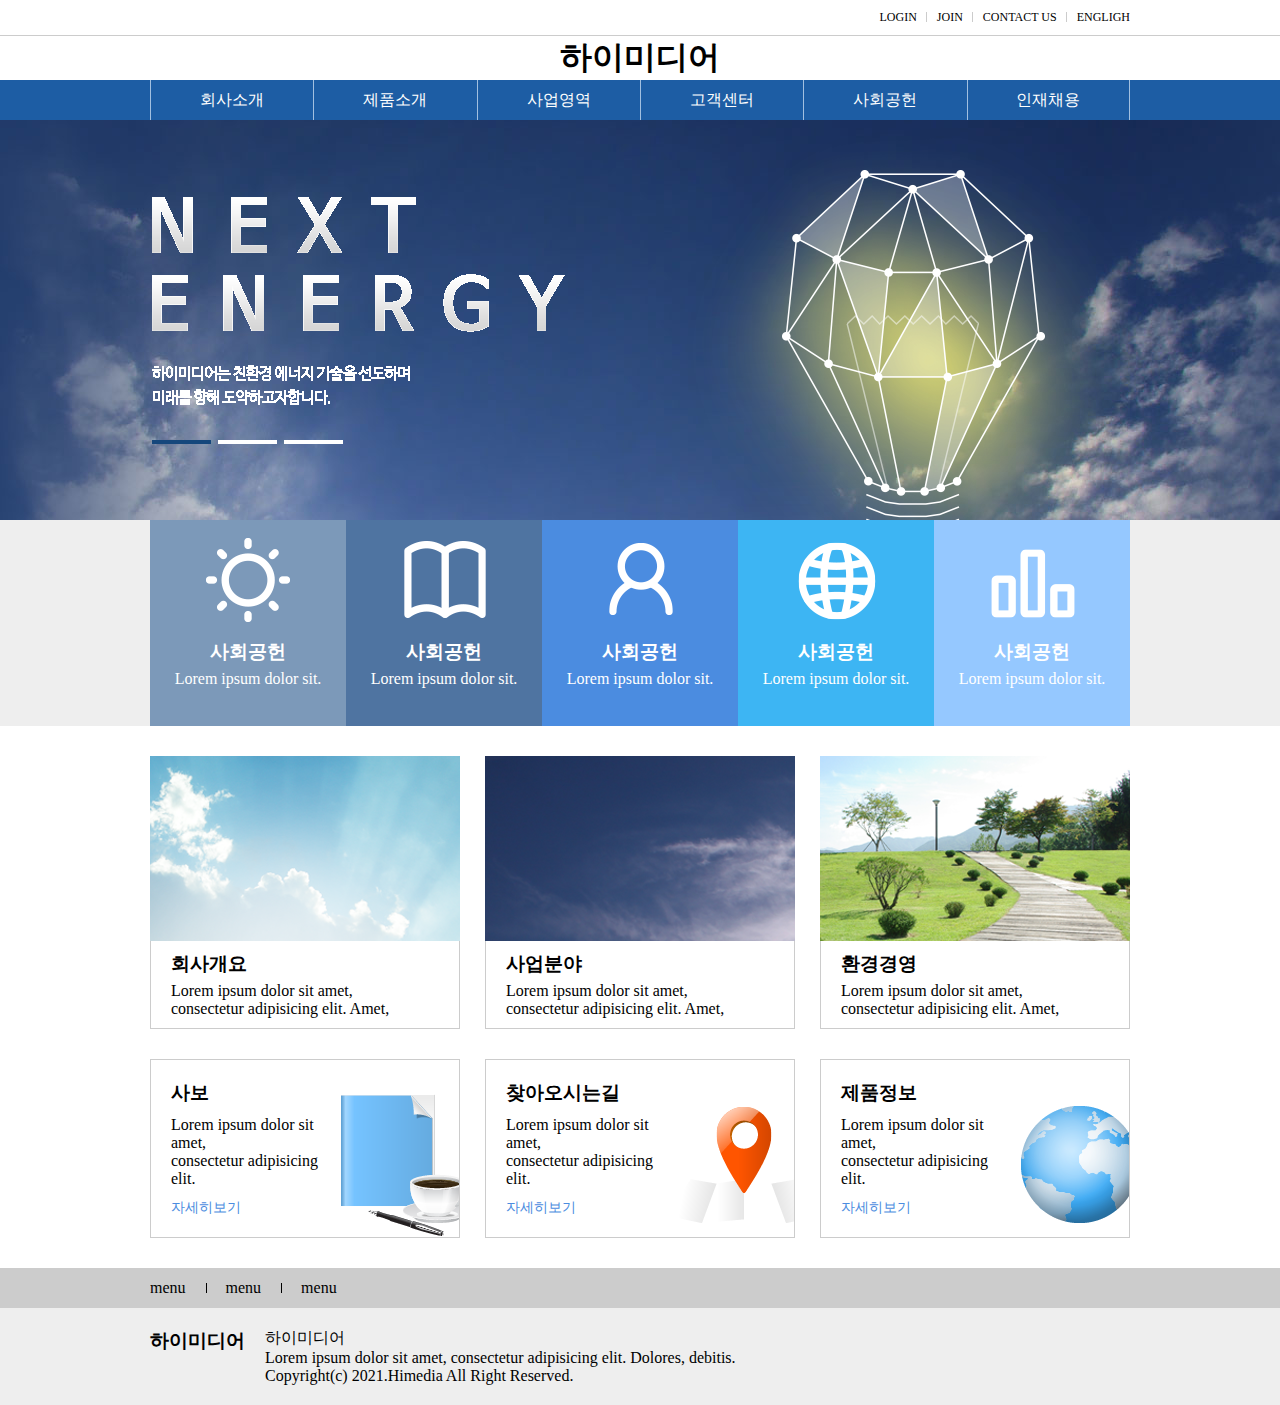
<file: 01himedia/index.html>
<!DOCTYPE html>
<html lang="en">
<head>
    <meta charset="UTF-8">
    <title>himedia</title>
    <link rel="stylesheet" href="css/reset.css">
    <link rel="stylesheet" href="css/style.css">
</head>
<body>
    <header id="header"> <!-- 100% -->
        <div class="utilwrap"> <!-- 100% -->
            <div class="util clearfix"> <!-- 980 -->
                <ul class="umenu clearfix">
                    <li><a href="#">LOGIN</a></li>
                    <li><a href="#">JOIN</a></li>
                    <li><a href="#">CONTACT US</a></li>
                    <li><a href="#">ENGLIGH</a></li>
                </ul>
            </div>
        </div>
        <h1><a href="#">하이미디어</a></h1>
        <div class="gnbwrap"> <!-- 100% #1d5da4-->
            <nav class="gnbmenu"> <!-- 980 margin:auto; -->
                <ul class="clearfix">
                    <li><a href="#">회사소개</a></li>
                    <li><a href="#">제품소개</a></li>
                    <li><a href="#">사업영역</a></li>
                    <li><a href="#">고객센터</a></li>
                    <li><a href="#">사회공헌</a></li>
                    <li><a href="#">인재채용</a></li>
                </ul>
            </nav>
        </div>
    </header>
    <div class="visualwrap" id="top"> <!-- 100% -->
        <div class="visual">
            <img src="images/main_slider_img.png" alt="light" class="vimg1">
            <img src="images/main_slider_txt.png" alt="txt" class="vimg2">
        </div>
    </div>
    <section class="section mb30"> <!-- 100% -->
        <ul class="banner clearfix">
            <li> 
                <a href="javascript:void(0)">
                    <img src="images/icon01.png" alt="사회공헌" class="mb5">
                    <h3 class="mb5">사회공헌</h3>
                    <p>Lorem ipsum dolor sit.</p>
                </a>
            </li>
            <li> 
                <a href="#" onclick="return false">
                    <img src="images/icon02.png" alt="사회공헌" class="mb5">
                    <h3 class="mb5">사회공헌</h3>
                    <p>Lorem ipsum dolor sit.</p>
                </a>
            </li>
            <li> 
                <a href="#top">
                    <img src="images/icon03.png" alt="사회공헌" class="mb5">
                    <h3 class="mb5">사회공헌</h3>
                    <p>Lorem ipsum dolor sit.</p>
                </a>
            </li>
            <li> 
                <a href="#">
                    <img src="images/icon04.png" alt="사회공헌" class="mb5">
                    <h3 class="mb5">사회공헌</h3>
                    <p>Lorem ipsum dolor sit.</p>
                </a>
            </li>
            <li> 
                <a href="#">
                    <img src="images/icon05.png" alt="사회공헌" class="mb5">
                    <h3 class="mb5">사회공헌</h3>
                    <p>Lorem ipsum dolor sit.</p>
                </a>
            </li>
        </ul>
    </section>
        <section class="contwrap1st mb30"> <!-- 980 -->
            <ul class="clearfix">
                <li>
                    <img src="images/content_img01.png" alt="회사개요">
                    <div class="body">
                        <h3 class="mb5">회사개요</h3>
                        <p>Lorem ipsum dolor sit amet,<br> consectetur adipisicing elit. Amet, </p>
                    </div>
                </li>
                <li>
                    <img src="images/content_img02.png" alt="회사개요">
                    <div class="body">
                        <h3 class="mb5">사업분야</h3>
                        <p>Lorem ipsum dolor sit amet,<br> consectetur adipisicing elit. Amet,</p>
                    </div>
                </li>
                <li>
                    <img src="images/content_img03.png" alt="회사개요">
                    <div class="body">
                        <h3 class="mb5">환경경영</h3>
                        <p>Lorem ipsum dolor sit amet,<br> consectetur adipisicing elit. Amet,</p>
                    </div>
                </li>
            </ul>
        </section>
        <section class="contWrap2st mb30">
            <ul class="clearfix">
                <li>
                    <img src="images/content_icon01.png" alt="사보">
                    <div class="body">
                        <h3 class="mb10">사보</h3>
                        <p class="mb10">Lorem ipsum dolor sit amet,<br>consectetur adipisicing elit.</p>
                        <a href="#">자세히보기</a>
                    </div>
                </li>
                <li>
                    <img src="images/content_icon02.png" alt="찾아오시는길">
                    <div class="body">
                        <h3 class="mb10">찾아오시는길</h3>
                        <p class="mb10">Lorem ipsum dolor sit amet,<br>consectetur adipisicing elit.</p>
                        <a href="#">자세히보기</a>
                    </div>
                </li>
                <li>
                    <img src="images/content_icon03.png" alt="제품정보">
                    <div class="body">
                        <h3 class="mb10">제품정보</h3>
                        <p class="mb10">Lorem ipsum dolor sit amet,<br>consectetur adipisicing elit.</p>
                        <a href="#">자세히보기</a>
                    </div>
                </li>
            </ul>
        </section>
        <footer id="footer"> <!-- 100% -->
            <div class="footerTopWrap"> <!-- 100% -->
                <div class="footerTop clearfix"> <!-- 980 margin: 0 auto; -->
                    <ul class="clearfix">
                        <li><a href="#">menu</a></li>
                        <li><a href="#">menu</a></li>
                        <li><a href="#">menu</a></li>
                    </ul>
                </div>
            </div>
            <div class="footerBottom clearfix"> <!-- 980 margin: 0 auto; -->
                <h3>하이미디어</h3>
                <div class="copy">
                    <p>하이미디어</p>
                    <p>Lorem ipsum dolor sit amet, consectetur adipisicing elit. Dolores, debitis.</p>
                    <p>Copyright(c) 2021.Himedia All Right Reserved.</p>
                </div>
            </div>
        </footer>
</body>
</html>
</file>
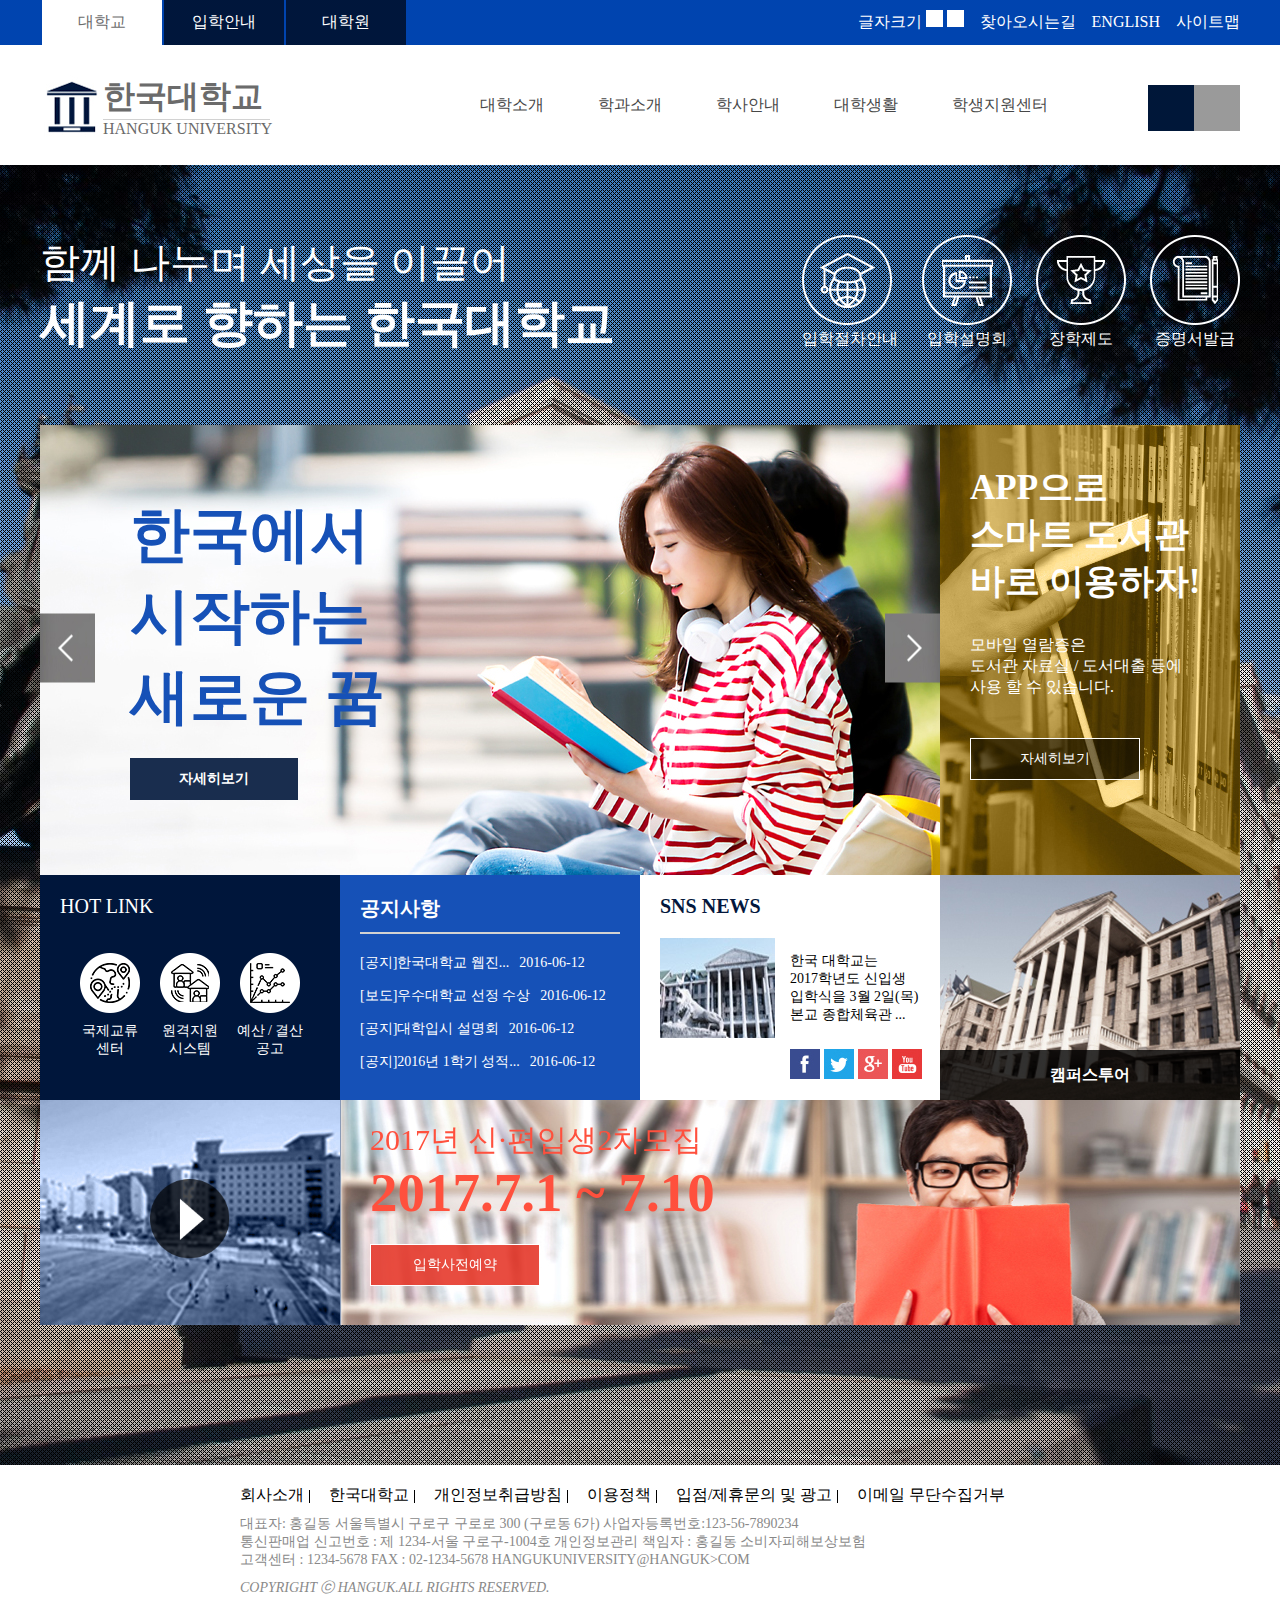
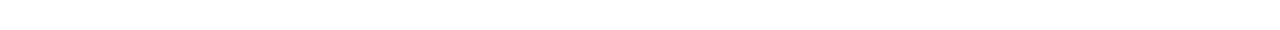
<file: 02college/index.html>
<!DOCTYPE html>
<html lang="ko">
<head>
    <meta charset="UTF-8">
    <title>Document</title>
    <link rel="stylesheet" href="css/jquery.bxslider.css">
    <link rel="stylesheet" href="css/colorbox.css">
    <link rel="stylesheet" href="css/reset.css">
    <script src="js/jquery-3.1.1.min.js"></script>
    <script src="js/jquery.bxslider.js"></script>
    <script src="js/jquery.colorbox-min.js"></script>
    <link rel="stylesheet" href="css/style.css">
    <script>

        $(document).ready(function(){
            var mySlider = $(".slider").bxSlider({
                auto:true,
                pager:false,
                controls:false
            });
            $(".nextBtn").click(function(){
                mySlider.goToNextSlide();
            });
            $(".prevBtn").click(function(){
                mySlider.goToPrevSlide();
            });

        });
        $(document).ready(function(){
           $(".slider2").bxSlider({
             controls:false,
               pagerCustom:".sliderTwrap",
           });
       });

       $(document).ready(function(){
         $(".school").colorbox({
           iframe:true,
           innerWidth:700,
           innerHeight:393.75
         });
       });


    </script>
</head>
<body>
    <header class="header"> <!-- 100% -->
       <div class="utilWrap"> <!-- 100% -->
          <div class="menu clearfix"> <!-- 1200px -->
                <ul class="left ">
                  <li><a href="#">대학교</a></li>
                  <li><a href="#">입학안내</a></li>
                  <li><a href="#">대학원</a></li>
                </ul>
                <ul class="right ">
                   <li><a href="#">글자크기</a>
                   <img src="images/box.jpg" alt="">
                   <img src="images/box.jpg" alt="">
                   </li>
                   <li><a href="#">찾아오시는길</a></li>
                   <li><a href="#">ENGLISH</a></li>
                   <li><a href="#">사이트맵</a></li>
                </ul>
            </div>
       </div>
       <div class="nav"> <!-- 100% -->
           <div class="logo"> <!-- 1200px -->
              <a href="#"><img src="images/logo.png" alt="로고"></a>
              <a href="#"><h1>한국대학교</h1></a>
              <a href="#"><p>HANGUK UNIVERSITY</p></a>
           <div class="navRight">
               <ul class="clearfix">
                   <li><a href="#">대학소개</a></li>
                   <li><a href="#">학과소개</a></li>
                   <li><a href="#">학사안내</a></li>
                   <li><a href="#">대학생활</a></li>
                   <li><a href="#">학생지원센터</a></li>
                   <li><a href="#"><img src="images/navbox.jpg" alt=""></a></li>
                   <li><a href="#"><img src="images/navbox2.jpg" alt=""></a></li>
               </ul>
           </div>
          </div>
       </div>

    <div id="contents"> <!-- 100% -->
        <section class="titleWrap"> <!-- 1200px center -->
           <div class="titleL">
            <p>함께 나누며 세상을 이끌어</p>
            <p>세계로 향하는 한국대학교</p>
           </div>
           <div class="titleR ">
               <ul class="clearfix">
                   <li>
                   <a href="#"><img src="images/titleWrap1.png" alt="">
                   <p>입학절차안내</p></a>
                   </li>
                   <li>
                   <a href="#"><img src="images/titleWrap2.png" alt="">
                   <p>입학설명회</p></a>
                   </li>
                   <li>
                   <a href="#"><img src="images/titleWrap3.png" alt="">
                   <p>장학제도</p></a>
                   </li>
                   <li>
                   <a href="#"><img src="images/titleWrap4.png" alt="">
                   <p>증명서발급</p></a>
                   </li>
               </ul>
           </div>

        </section>

        <div class="container">
            <ul class="clearfix">
               <!-- 전체 25% 넣고 ntn-child(1) / ntn-child(8) 75% -->
                <li>
                <div class="sliderWrap ">
                    <ul class="slider clearfix ">
                        <li><img src="images/slider01.jpg" alt="">
                        <div class="txtWrap">
                          <p>한국에서<br>시작하는<br>새로운 꿈
                          <a href="#" class="btn">자세히보기</a>
                        </div></li>
                        <li><img src="images/slider01.jpg" alt="">
                        <div class="txtWrap">
                          <p>한국에서<br>시작하는<br>새로운 꿈
                          <a href="#" class="btn">자세히보기</a>
                        </div></li>
                        <li><img src="images/slider01.jpg" alt="">
                        <div class="txtWrap">
                          <p>한국에서<br>시작하는<br>새로운 꿈
                          <a href="#" class="btn">자세히보기</a>
                        </div></li>
                        <li><img src="images/slider01.jpg" alt="">
                        <div class="txtWrap">
                          <p>한국에서<br>시작하는<br>새로운 꿈
                          <a href="#" class="btn">자세히보기</a>
                        </div></li>
                      </ul>
                        <div class="nextBtn">
                          <img src="images/btn2.jpg" alt=""></div>
                        <div class="prevBtn">
                          <img src="images/btn3.jpg" alt=""></div>

                </div>
                  </li>
                  <li><img src="images/container2.jpg" alt="">
                  <div class="txtTwo">
                    <h1>APP으로<br> 스마트 도서관<br> 바로 이용하자!</h1>
                    <p>모바일 열람증은 <br> 도서관 자료실 / 도서대출 등에 <br> 사용 할 수 있습니다.</p>
                    <a href="#" class="btnTwo">자세히보기</a>
                  </div></li>
                <li><div class="hot">
                  <p>HOT LINK</p>
                  <ul class="hotTxT clearfix">
                    <li><a href="#"><img src="images/hot1.png" alt="">
                    <p>국제교류<br>센터</p>
                    </a></li>
                    <li><a href="#"><img src="images/hot2.png" alt="">
                    <p>원격지원<br>시스템</p>
                    </a></li>
                    <li><a href="#"><img src="images/hot3.png" alt="">
                    <p>예산 / 결산<br>공고</p>
                    </a></li>
                  </ul>
                </div></li>
                <li><div class="note">
                  <p>공지사항</p>
                  <div class="noteTxt">
                    <ul class="clearfix">
                      <li>[공지]한국대학교 웹진...<span>2016-06-12</span></li>
                      <li>[보도]우수대학교 선정 수상<span>2016-06-12</span></li>
                      <li>[공지]대학입시 설명회<span>2016-06-12</span></li>
                      <li>[공지]2016년 1학기 성적...<span>2016-06-12</span></li>
                    </ul>
                  </div>
                </div></li>
                <li>
                  <div class="snsNews">
                    <p>SNS NEWS</p>
                    <div class="sns">
                      <a href="#"><img src="images/snsnews.jpg" alt=""></a>
                    <div class="snsTxt">
                      <p>한국 대학교는</p>
                      <p>2017학년도 신입생</p>
                      <p>입학식을 3월 2일(목)</p>
                      <p>본교 종합체육관 ...</p>
                    </div>
                    </div>
                    <div class="snsicon">
                      <a href="#"><img src="images/sns1.jpg" alt=""></a>
                      <a href="#"><img src="images/sns2.jpg" alt=""></a>
                      <a href="#"><img src="images/sns3.jpg" alt=""></a>
                      <a href="#"><img src="images/sns4.jpg" alt=""></a>
                    </div>
                  </div>
                </li>
                <li>
                  <div class="tour">
                    <a href="#"><img src="images/container6.jpg" alt=""></a>
                    <div class="tourTxt">
                      <a href="#"><p>캠퍼스투어</p></a>
                    </div>
                  </div>
                </li>
                  <li>
                    <div class="play">
                      <a href="https://www.youtube.com/embed/nuHjZrfLAzY" class="school" title="영상">
                        <img src="images/school.jpg" alt="">
                        <div class="playbtn">
                          <img src="images/btn.png" alt="">
                        </div>
                      </a>
                    </div>
                  </li>
                <li><div class="sliderTwrap">
                  <ul class="slider2 clearfix">
                    <li><img src="images/container8.jpg" alt="">
                    <div class="txtTwrp">
                      <h1>2017년 신·편입생2차모집</h1>
                      <p>2017.7.1 ~ 7.10</p>
                      <a href="#" class="btn">입학사전예약</a>
                    </div></li>
                    <li><img src="images/container8.jpg" alt="">
                    <div class="txtTwrp">
                      <h1>2017년 신·편입생2차모집</h1>
                      <p>2017.7.1 ~ 7.10</p>
                      <a href="#" class="btn">입학사전예약</a>
                    </div></li>
                    <li><img src="images/container8.jpg" alt="">
                    <div class="txtTwrp">
                      <h1>2017년 신·편입생2차모집</h1>
                      <p>2017.7.1 ~ 7.10</p>
                      <a href="#" class="btn">입학사전예약</a>
                    </div></li>
                  </ul>
                </div></li>
            </ul>
        </div>
    </div>
  </header>
  <div class="footer">
    <div class="footerMenu">
        <ul class="clearfix">
          <li><a href="#">회사소개</a></li>
          <li><a href="#">한국대학교</a></li>
          <li><a href="#">개인정보취급방침</a></li>
          <li><a href="#">이용정책</a></li>
          <li><a href="#">입점/제휴문의 및 광고</a></li>
          <li><a href="#">이메일 무단수집거부</a></li>
        </ul>
    </div>
    <div class="foterTxt">
      <ul>
        <li>대표자: 홍길동 서울특별시 구로구 구로로 300 (구로동 6가)    사업자등록번호:123-56-7890234</li>
        <li>통신판매업 신고번호 : 제 1234-서울 구로구-1004호 개인정보관리 책임자 : 홍길동  소비자피해보상보험</li>
        <li>고객센터 : 1234-5678  FAX : 02-1234-5678 HANGUKUNIVERSITY@HANGUK>COM</li>
      </ul>
    </div>
    <div class="copy">
      <p>COPYRIGHT ⓒ HANGUK.ALL RIGHTS RESERVED.</p>
    </div>
  </div>

</body>
</html>
</file>
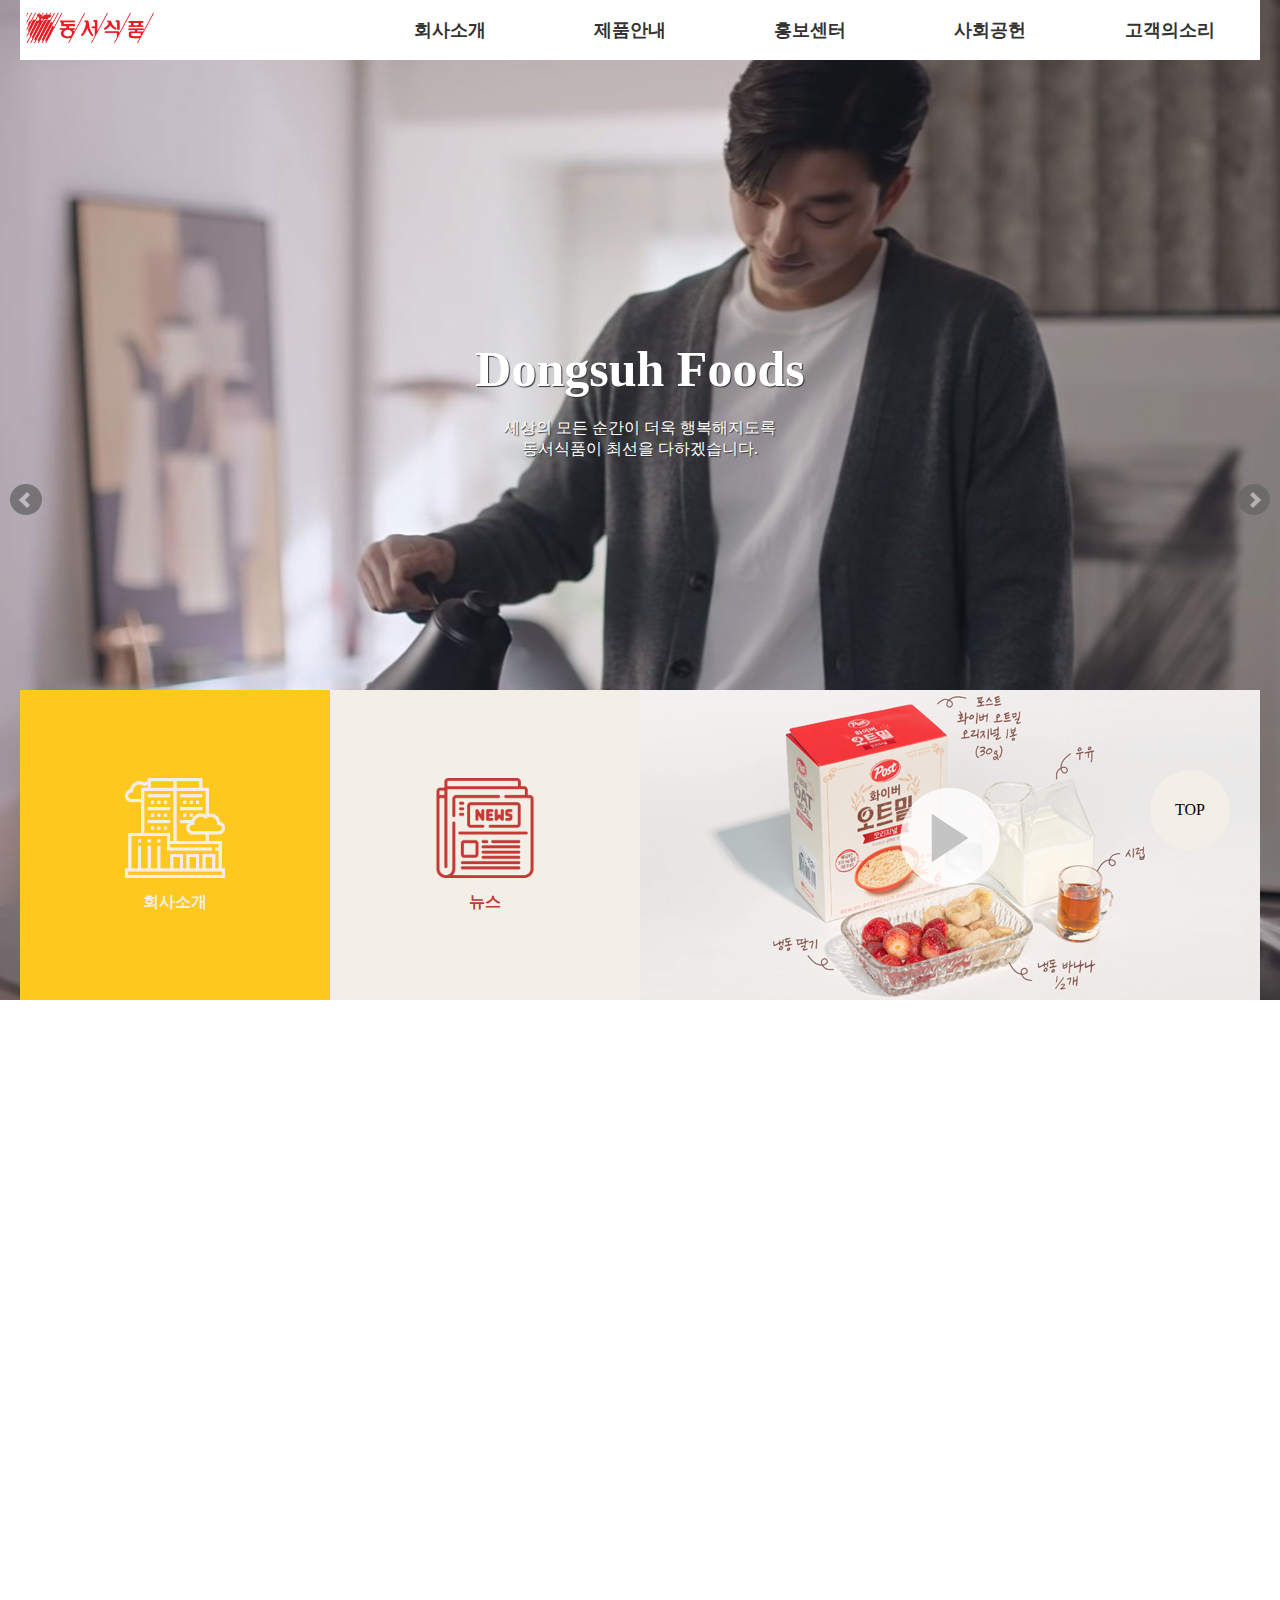
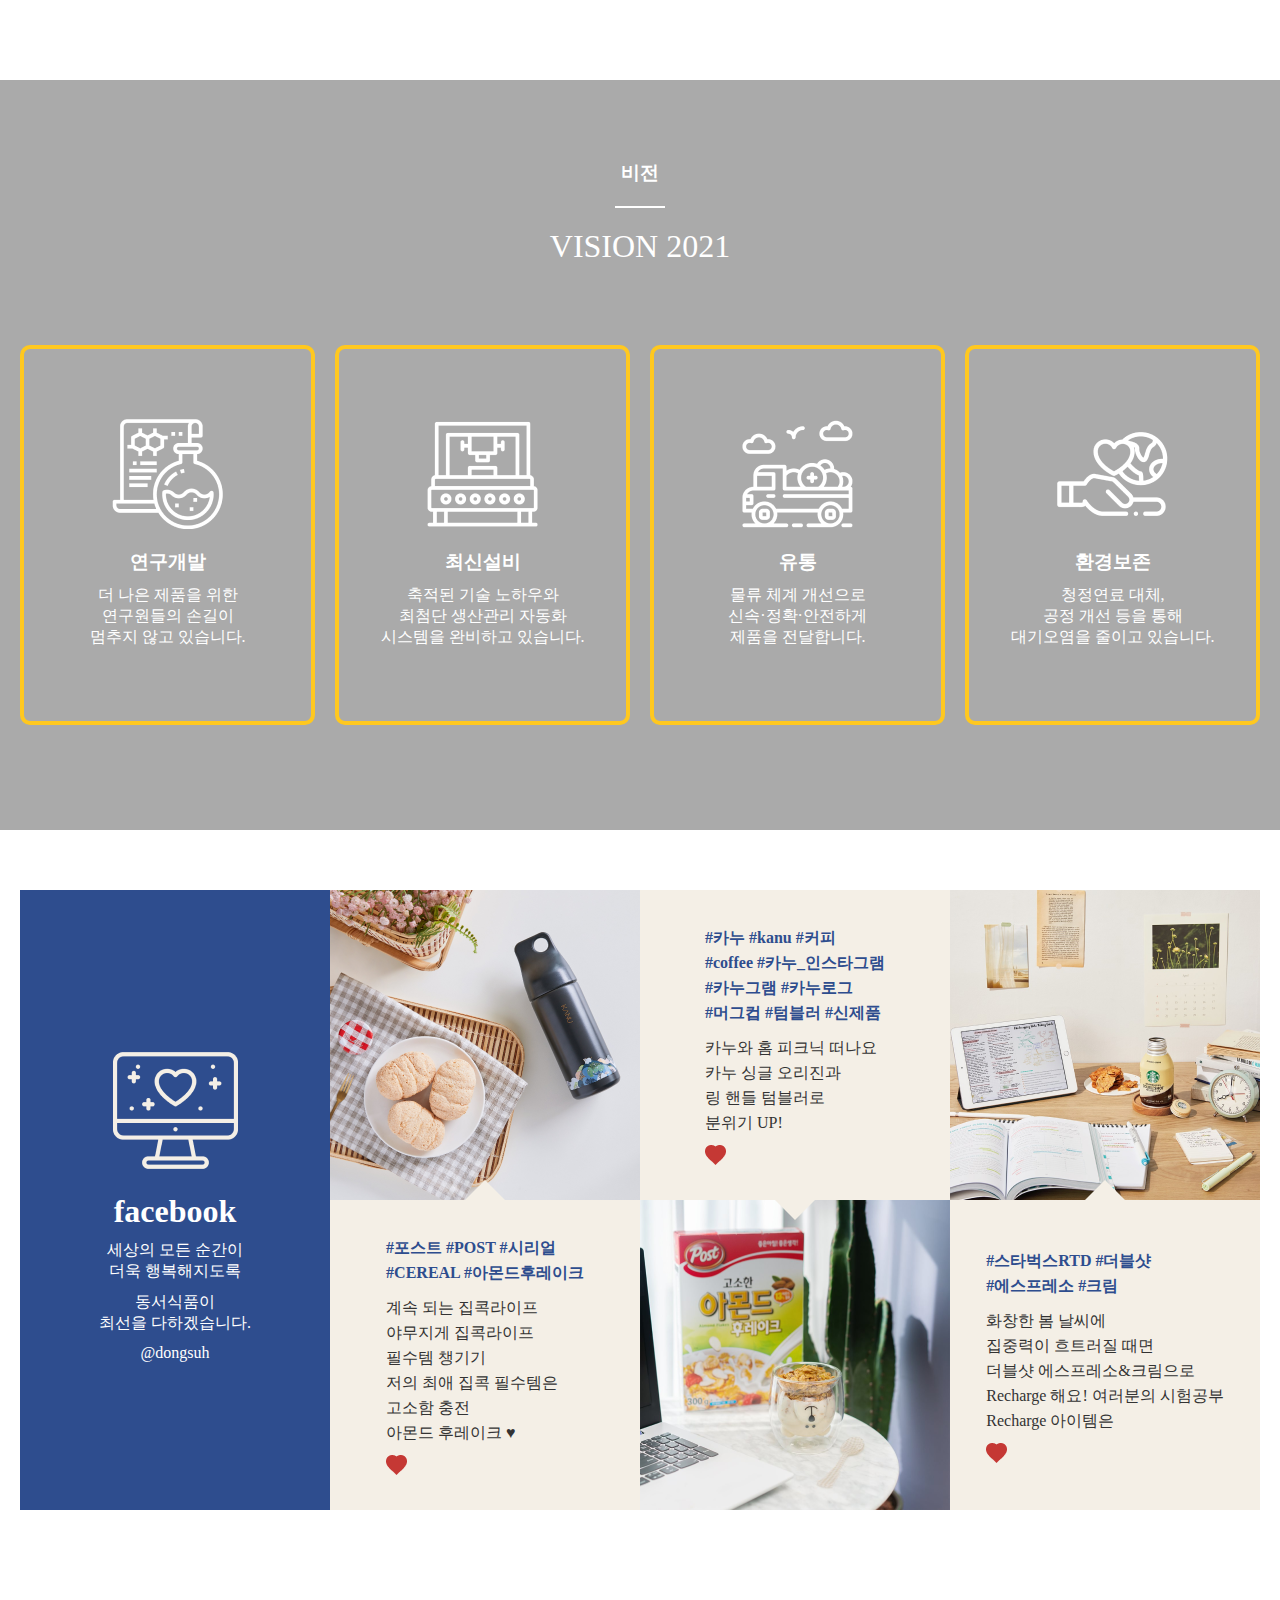
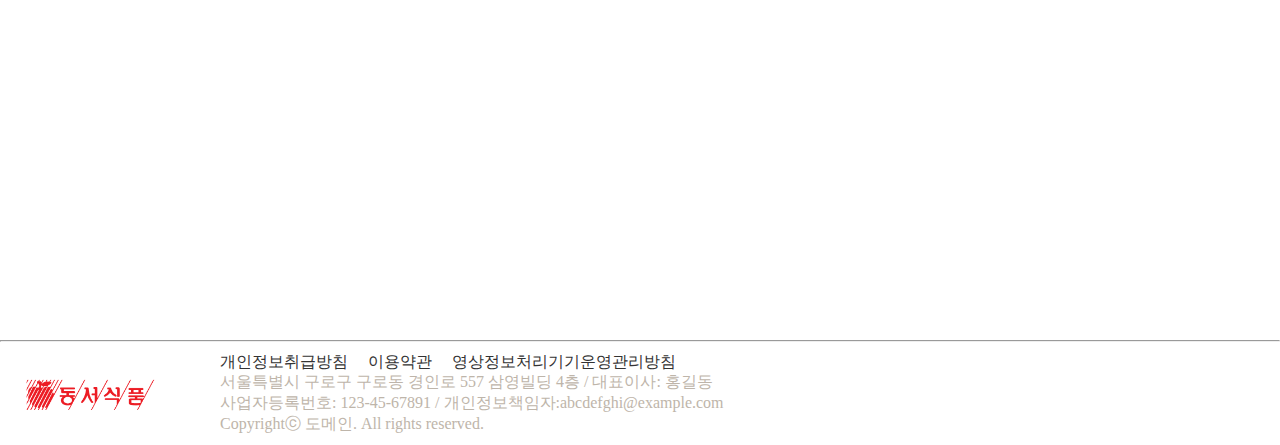
<file: 04company/index.html>
<!DOCTYPE html>
<html lang="ko">

<head>
    <meta charset="UTF-8">
    <meta name="viewport" content="width=device-width, initial-scale=1.0">
    <meta http-equiv="X-UA-Compatible" content="ie=edge">
    <title>company</title>
    <link rel="stylesheet" href="css/reset.css">
    <link rel="stylesheet" href="css/jquery.bxslider.css">
    <link rel="stylesheet" href="css/colorbox.css">
    <link rel="stylesheet" href="css/style.css">
    <link rel="stylesheet" href="css/responsive.css">
    <link rel="stylesheet" href="css/animate.css">

    <script src="js/jquery-3.1.1.min.js"></script>
    <script src="js/jquery.bxslider.js"></script>
    <script src="js/script.js"></script>
    <script src="js/jquery.colorbox-min.js"></script>
    <script src="js/wow.js"></script>
</head>
<script>
  new WOW().init();
</script>
<body>
    <header>
        <div id="headerWrap">
          <div id="header" class="clearfix ">
              <div class="logo">
                  <a href="index.html">
                      <img src="images/logo.png" alt="logo">
                  </a>
              </div> <!-- .logo -->
              <div class="toggleMenu">
                  <div class="bar1"></div>
                  <div class="bar2"></div>
                  <div class="bar3"></div>
              </div> <!-- .toggleMenu -->
              <nav id="main_menu">
                  <ul class="clearfix">
                      <li class="main_txt"><a href="company.html">회사소개</a>
                        <ul class="sub_menu">
                            <li><a href="company.html?ms=0">동서식품 소개</a></li>
                            <li><a href="company.html?ms=1">부문역량</a></li>
                            <li><a href="company.html?ms=2">오시는길</a></li>
                        </ul>
                      </li>
                      <li class="main_txt"><a href="brand.html">제품안내</a>
                        <ul class="sub_menu">
                            <li><a href="brand.html?ms=0">브랜드</a></li>
                            <li><a href="brand.html?ms=1">제품소개</a></li>
                        </ul>
                      </li>
                      <li class="main_txt"><a href="promotion.html">홍보센터</a>
                        <ul class="sub_menu">
                            <li><a href="promotion.html?ms=0">뉴스</a></li>
                            <li><a href="promotion.html?ms=1">웹진삶의향기</a></li>
                            <li><a href="promotion.html?ms=2">커피클래스</a></li>
                        </ul>
                      </li>
                      <li class="main_txt"><a href="society.html">사회공헌</a>
                        <ul class="sub_menu">
                            <li><a href="society.html?ms=0">동서문학상</a></li>
                            <li><a href="society.html?ms=1">사랑의향기</a></li>
                            <li><a href="society.html?ms=2">꿈의도서관</a></li>
                        </ul>
                      </li>
                      <li class="main_txt"><a href="cs.html">고객의소리</a>
                        <ul class="sub_menu">
                            <li><a href="cs.html?ms=0">FAQ</a></li>
                            <li><a href="cs.html?ms=1">일반문의</a></li>
                            <li><a href="cs.html?ms=2">불편사항</a></li>
                        </ul>
                      </li>
                  </ul>
              </nav>
          </div> <!-- #headerTop -->
        </div>

        <div class="sliderWrap">
            <ul class="slider clearfix">
                <li class="slider1st">
                    <div class="slider_txt">
                        <h1>Dongsuh Foods</h1>
                        <p>세상의 모든 순간이 더욱 행복해지도록<br>동서식품이 최선을 다하겠습니다. </p>
                    </div>
                </li>
                <li class="slider2st">
                    <div class="slider_txt">
                        <h1>Dongsuh Foods</h1>
                        <p>세상의 모든 순간이 더욱 행복해지도록<br>동서식품이 최선을 다하겠습니다. </p>
                    </div>
                </li>
            </ul>
        </div> <!-- .sliderWrap -->
    </header>

    <div class="content">
        <ul class="contList clearfix">
            <li class="wow fadeInUp" data-wow-delay=".2s" style="visibility: visible; animation-delay: .2s; animation-name: fadeInUp;">
                <a href="company.html"><img src="images/icon01.png" alt="icon01">
                    <p>회사소개</p>
                </a>
            </li>
            <li  class="wow fadeInUp" data-wow-delay=".4s" style="visibility: visible; animation-delay: .4s; animation-name: fadeInUp;">
                <a href="promotion.html"><img src="images/icon02.png" alt="icon02">
                    <p>뉴스</p>
                </a>
            </li>
            <li  class="wow fadeInUp" data-wow-delay=".6s" style="visibility: visible; animation-delay: .6s; animation-name: fadeInUp;">
              <a href="https://www.youtube.com/embed/9zg8NXMo5zw" class="youtube" title="영상">
                <img src="images/banner_btn.png" alt="">
              </a>
              <div class="titleTxt">
              <h2>/ RECIPE</h2>
              <p>동서식품의 제품들을 즐기는 다양한 방법</p>
            </div></li>
            <li onclick="location.href='https://www.maximplant.co.kr:448'" class="wow fadeInUp" data-wow-delay=".8s" style="visibility: visible; animation-delay: .8s; animation-name: fadeInUp;"><div class="titleTxt">
              <h2>/ PLANT</h2>
              <p>도심 속 정원, 숲 속 커피 공장 맥심 브랜드 플래그쉽 스토어</p>
            </div></li>
            <li class="wow fadeInUp" data-wow-delay="1s" style="visibility: visible; animation-delay: 1s; animation-name: fadeInUp;">
                <a href="promotion.html?ms=2"><img src="images/icon03.png" alt="icon03">
                    <p>커피클래스</p>
                </a>
            </li>
            <li class="wow fadeInUp" data-wow-delay="1.2s" style="visibility: visible; animation-delay: 1.2s; animation-name: fadeInUp;">
                <a href="promotion.html?ms=1"><img src="images/icon04.png" alt="icon04">
                    <p>웹진</p>
                </a>
            </li>
            <li class="wow fadeInUp" data-wow-delay="1.4s" style="visibility: visible; animation-delay: 1.4s; animation-name: fadeInUp;">
                <a href="society.html"><img src="images/icon05.png" alt="icon05">
                    <p>사회공헌</p>
                </a>
            </li>
            <li class="wow fadeInUp" data-wow-delay="1.6s" style="visibility: visible; animation-delay: 1.6s; animation-name: fadeInUp;">
                <a href="company.html?ms=1"><img src="images/icon06.png" alt="icon06">
                    <p>연혁</p>
                </a>
            </li>
            <li onclick="location.href='brand.html?ms=1'" class="wow fadeInUp" data-wow-delay="1.8s" style="visibility: visible; animation-delay: 1.8s; animation-name: fadeInUp;"><div class="titleTxt">
              <h2>/ NEW PRODUCT</h2>
              <p>소비자의 니즈를 반영한 동서식품 신제품</p>
            </div></li>
        </ul>
    </div> <!-- .content -->


    <div class="container">
        <!-- 100% -->
        <div class="section">
            <!-- 1240 -->

            <h3>비전</h3>
            <p>VISION 2021</p>
            <ul class="clearfix">
                <li>
                    <div class="card">
                        <img src="images/vicon01.png" alt="화이트" class="img1">
                        <img src="images/vicom01_1.png" alt="검정" class="img2">
                        <div class="card_body">
                            <h3>연구개발</h3>
                            <p>더 나은 제품을 위한<br> 연구원들의 손길이<br>멈추지 않고 있습니다.</p>
                        </div>
                    </div>
                </li>

                <li>
                    <div class="card">
                        <img src="images/vicon02.png" alt="화이트" class="img1">
                        <img src="images/vicom01_1.png" alt="검정" class="img2">
                        <div class="card_body">
                            <h3>최신설비</h3>
                            <p>축적된 기술 노하우와<br>최첨단 생산관리 자동화<br> 시스템을 완비하고 있습니다.</p>
                        </div>
                    </div>
                </li>

                <li>
                    <div class="card">
                        <img src="images/vicon03.png" alt="화이트" class="img1">
                        <img src="images/vicom01_1.png" alt="검정" class="img2">
                        <div class="card_body">
                            <h3>유통</h3>
                            <p>물류 체계 개선으로<br>신속·정확·안전하게<br>제품을 전달합니다.</p>
                        </div>
                    </div>
                </li>

                <li>
                    <div class="card">
                        <img src="images/vicon04.png" alt="화이트" class="img1">
                        <img src="images/vicom01_1.png" alt="검정" class="img2">
                        <div class="card_body">
                            <h3>환경보존</h3>
                            <p>청정연료 대체,<br>공정 개선 등을 통해 <br>대기오염을 줄이고 있습니다.</p>
                        </div>
                    </div>
                </li>
            </ul>
        </div> <!-- section -->
    </div> <!-- container -->

    <div class="section2">
        <ul class="snsList clearfix">
                <li><a href="#">
                    <img src="images/snsicon.png" alt="facebook" class="faceimg">
                <div class="mainTxt">
                    <h1 class="mb10">facebook</h1>
                    <p class="mb10">세상의 모든 순간이<br>더욱 행복해지도록</p>
                    <p class="mb10">동서식품이<br>최선을 다하겠습니다.</p>
                    <p class="mb10">@dongsuh</p>
                </div>
                </a></li>
            <li><a href="#">
                <img src="images/sns01.png" alt="">
            </a></li>
            <li class="boxBottom"><a href="#">
                <div class="snsTxt">
                    <p class="hash">#카누 #kanu #커피<br>
                    #coffee #카누_인스타그램<br>
                    #카누그램 #카누로그<br>
                    #머그컵 #텀블러 #신제품 </p>
                    <p>카누와 홈 피크닉 떠나요<br>
                    카누 싱글 오리진과<br>
                    링 핸들 텀블러로<br>
                    분위기 UP!</p>
                    <img src="images/Path.png" alt="heart">
                </div>
            </a></li>
            <li><a href="#">
                <img src="images/sns02.png" alt="">
            </a></li>
            <li class="boxTop"><a href="#">
                <div class="snsTxt">
                    <p class="hash">#포스트 #POST #시리얼<br>
                    #CEREAL #아몬드후레이크</p>
                    <p>계속 되는 집콕라이프<br>
                    야무지게 집콕라이프<br>
                    필수템 챙기기<br>
                    저의 최애 집콕 필수템은<br>
                    고소함 충전 <br>
                    아몬드 후레이크 ♥</p>
                    <img src="images/Path.png" alt="heart">

                </div>
            </a></li>
            <li><a href="#">
                <img src="images/sns03.png" alt="">
            </a></li>
            <li class="boxTop"><a href="#">
                <div class="snsTxt">
                    <p class="hash">#스타벅스RTD #더블샷<br>
                    #에스프레소 #크림</p>
                    <p>화창한 봄 날씨에<br>
                    집중력이 흐트러질 때면<br>
                    더블샷 에스프레소&크림으로
                    <br>Recharge 해요!
                    여러분의 시험공부<br>
                    Recharge 아이템은</p>
                    <img src="images/Path.png" alt="heart">
                </div>
            </a></li>
        </ul>
    </div> <!-- section2 -->

    <div class="section3">
        <ul class="clearfix" >
            <li class="box1 wow fadeInLeft" data-wow-delay=".4s" style="visibility: visible; animation-delay: .4s; animation-name: fadeInLeft;">
                <img src="images/box01.png" alt="icon">
                <h3 class="mb20">Dongsuh History</h3>
                <p class="mb30">식품문화를 꽃피워온<br>
                동서식품의 지난 발자취</p>
                <div class="boxBtn">
                    <a href="">자세히보기</a>
                </div>
            </li>
            <li class="box2 wow fadeInRight" data-wow-delay=".4s" style="visibility: visible; animation-delay: .4s; animation-name: fadeInRight;">
                <img src="images/box02.png" alt="icon">
                <h3 class="mb20">Food Safety</h3>
                <p class="mb30">안전한 식품이야기<br>
                동서식품의 안전센터</p>
                <div class="boxBtn">
                    <a href="">자세히보기</a>
                </div>
            </li>
        </ul>
    </div> <!-- section3 -->

    <footer>
      <hr style="width:100%">
        <div class="footerWrap clearfix">
            <div class="footerLogo">
                <a href="index.html">
                  <img src="images/logo.png" alt="logo">
                </a>
            </div>
            <div class="footerTxt">
              <div class="txt01">
                <ul class="clearfix">
                  <li><a href="">개인정보취급방침</a></li>
                  <li><a href="">이용약관</a></li>
                  <li><a href="">영상정보처리기기운영관리방침</a></li>
                </ul>
              </div>
              <div class="txt02">
                <p>서울특별시 구로구 구로동 경인로 557 삼영빌딩 4층 / 대표이사: 홍길동</p>
                <p>사업자등록번호: 123-45-67891 / 개인정보책임자:abcdefghi@example.com</p>
                <copyright>Copyrightⓒ 도메인. All rights reserved.</copyright>
              </div>
            </div> <!-- footerTxt -->
       </div> <!-- footerWrap -->
    </footer>

      <div class="top view">TOP</div>
</body>
</html>
</file>
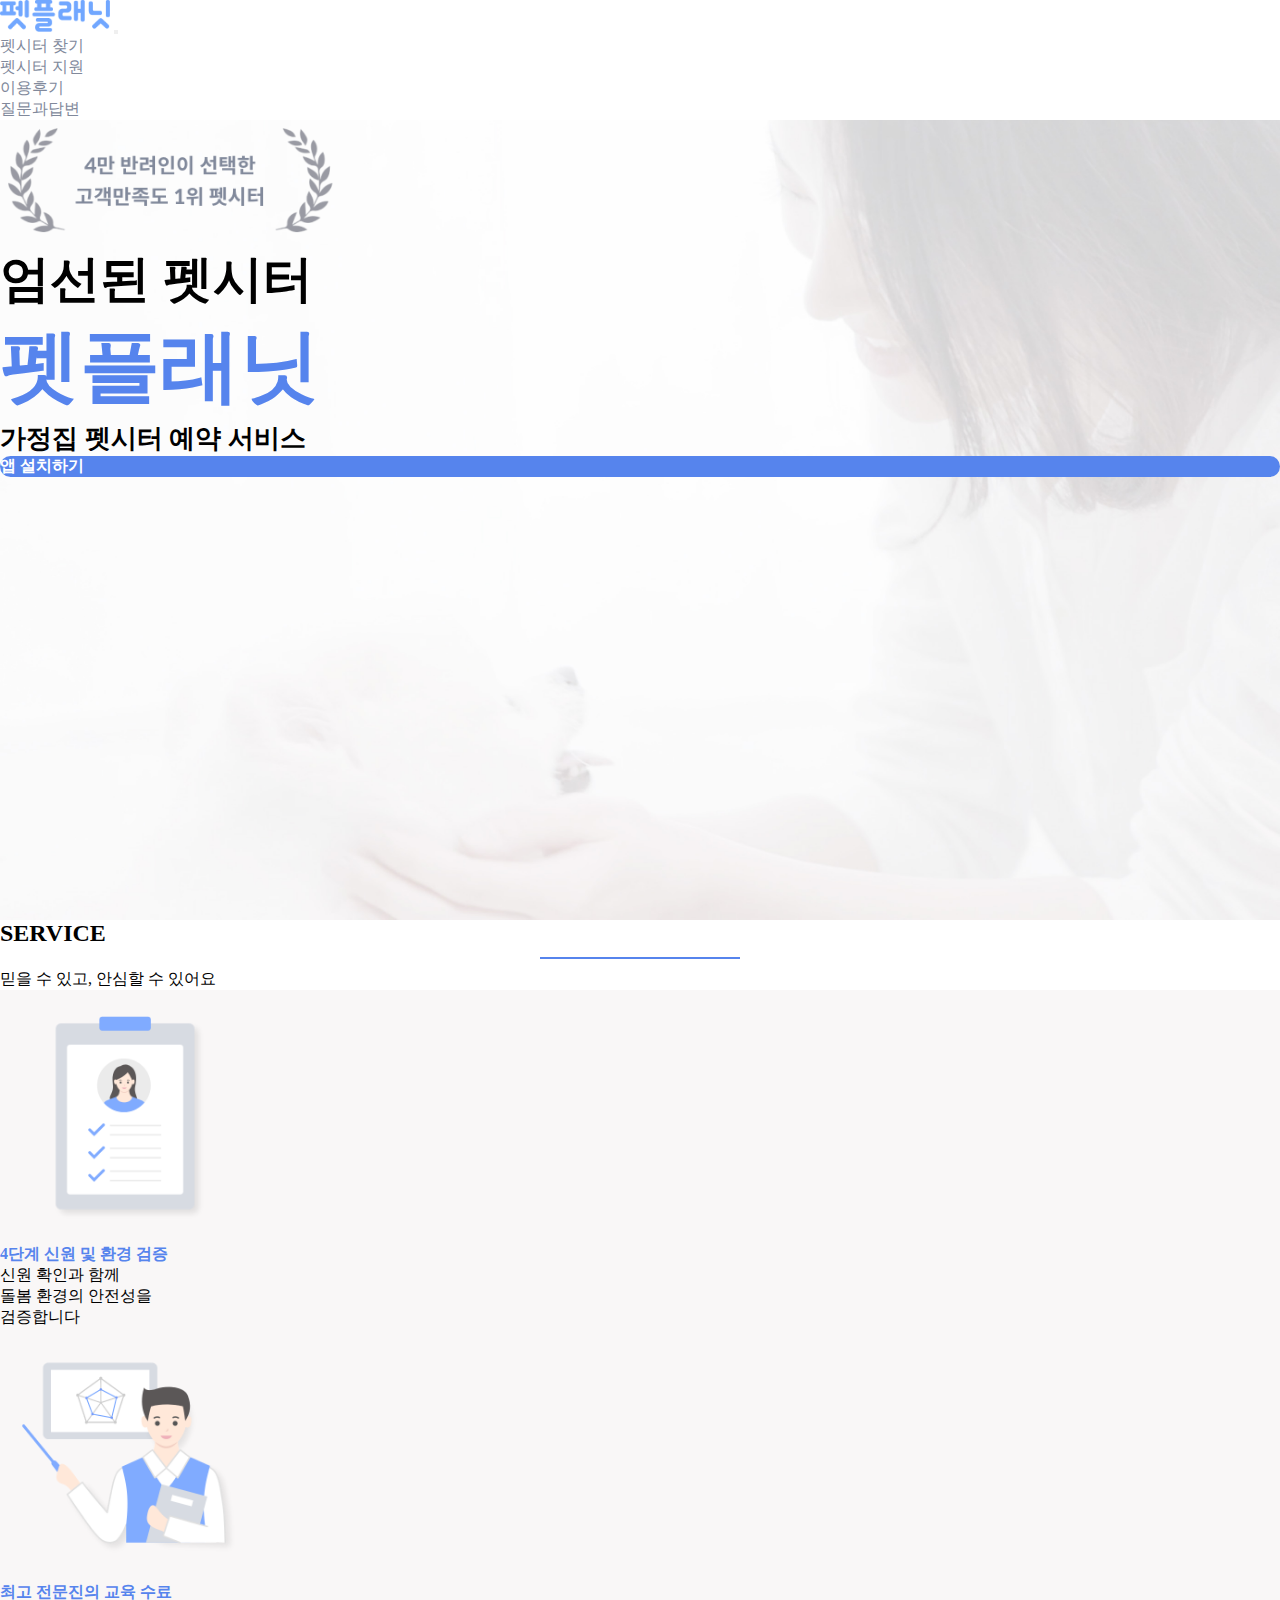
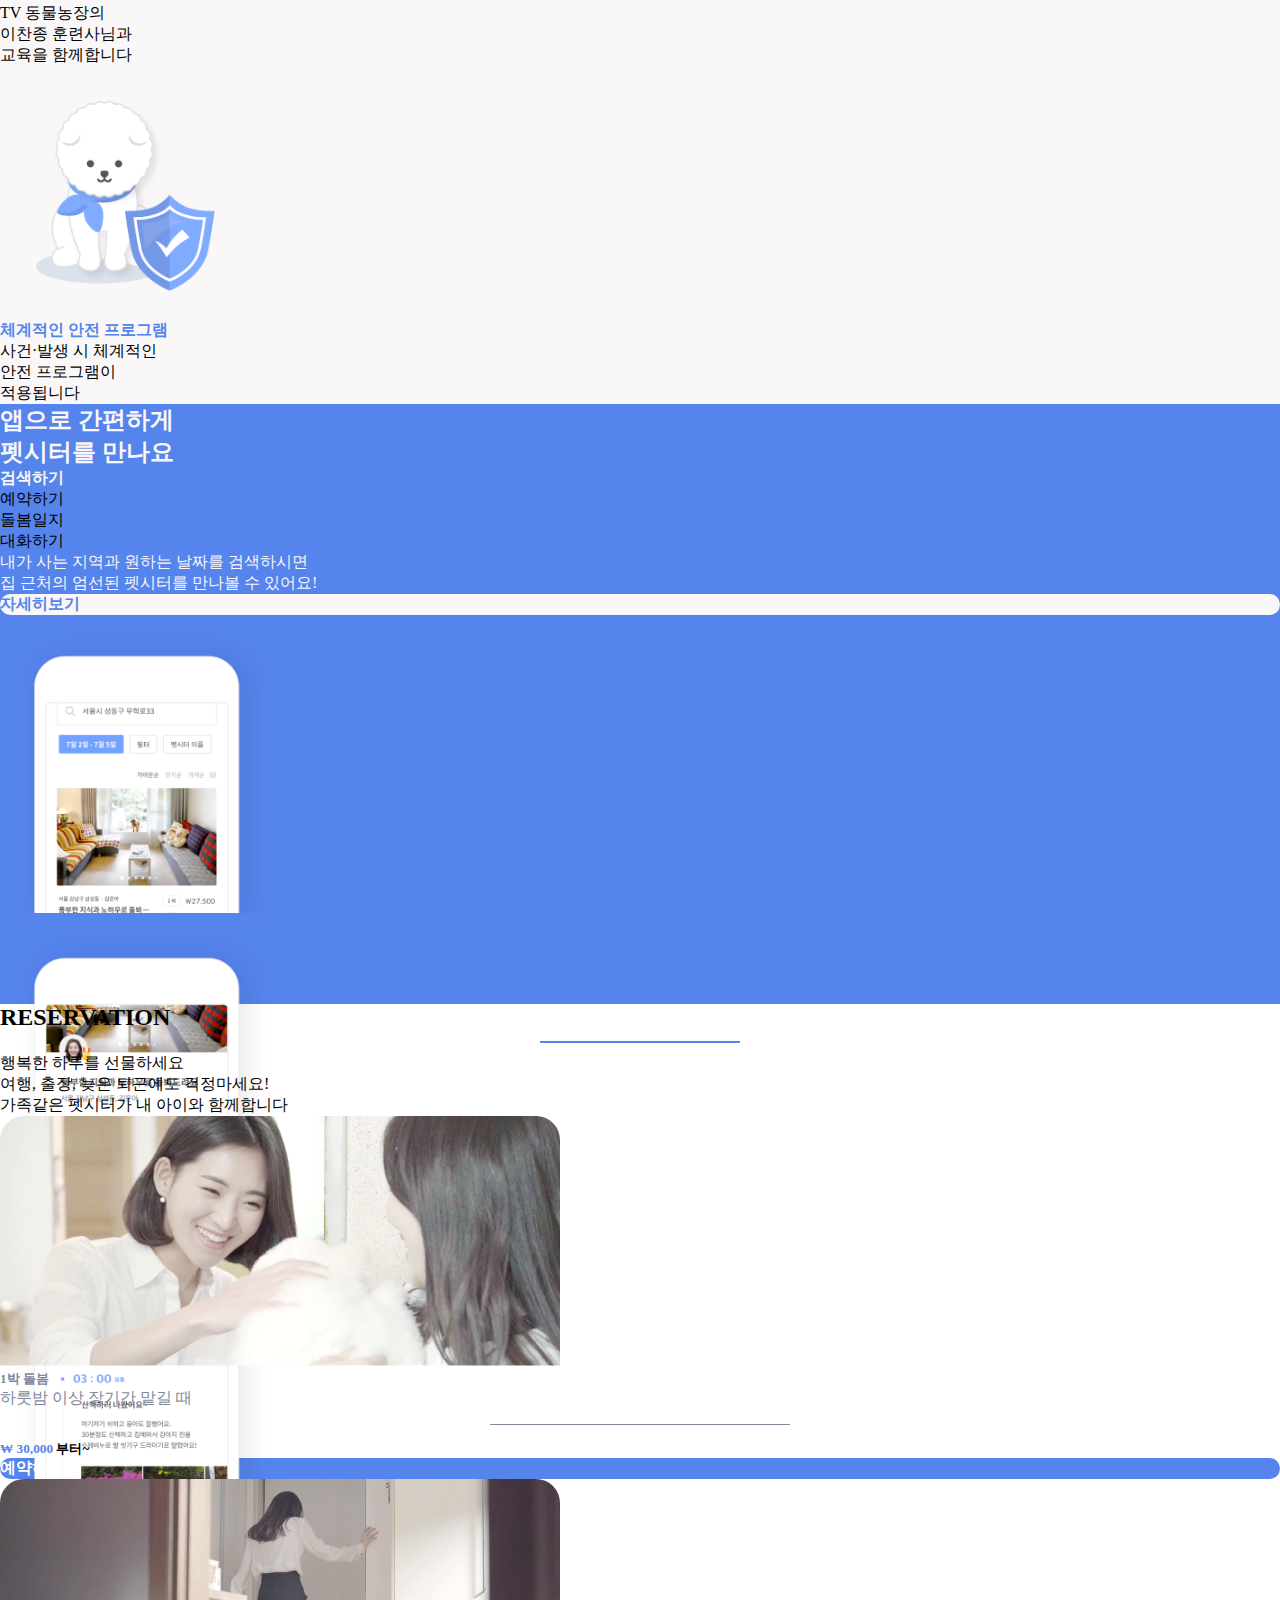
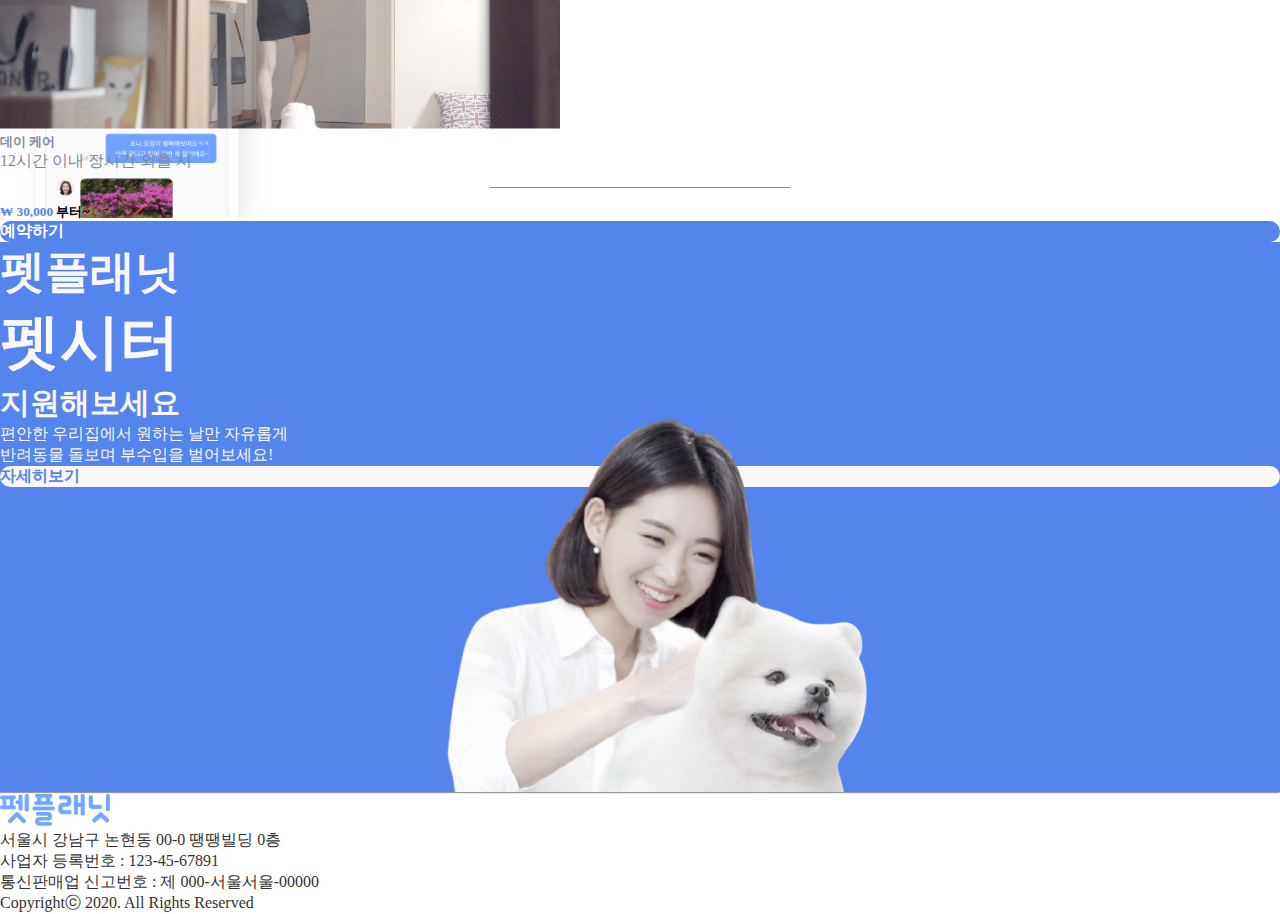
<file: 05bootstrap/index.html>
<!DOCTYPE html>
<html lang="ko">
<head>
  <meta charset="UTF-8">
  <meta name="viewport" content="width=device-width, initial-scale=1.0">
  <meta http-equiv="X-UA-Compatible" content="ie=edge">
  <!-- bootstrap css -->
  <link rel="stylesheet" href="https://cdn.jsdelivr.net/npm/bootstrap@4.6.0/dist/css/bootstrap.min.css" integrity="sha384-B0vP5xmATw1+K9KRQjQERJvTumQW0nPEzvF6L/Z6nronJ3oUOFUFpCjEUQouq2+l" crossorigin="anonymous">

  <link rel="stylesheet" href="css/style.css">
  <link rel="stylesheet" href="css/magnific-popup.css">

  <!-- bootstrap js -->
  <script src="https://code.jquery.com/jquery-3.5.1.slim.min.js" integrity="sha384-DfXdz2htPH0lsSSs5nCTpuj/zy4C+OGpamoFVy38MVBnE+IbbVYUew+OrCXaRkfj" crossorigin="anonymous"></script>
  <script src="https://cdn.jsdelivr.net/npm/bootstrap@4.6.0/dist/js/bootstrap.bundle.min.js" integrity="sha384-Piv4xVNRyMGpqkS2by6br4gNJ7DXjqk09RmUpJ8jgGtD7zP9yug3goQfGII0yAns" crossorigin="anonymous"></script>
  <script src="js/jquery.magnific-popup.min.js"></script>
  <script src="js/isotope.pkgd.min.js"></script>
  <script src="js/jquery-3.3.1.min.js"></script>
  <title>Document</title>
</head>
<body>
  <header class="headerWrap bg-white">
    <div class="container">
      <nav class="navbar navbar-expand-lg navbar-light bg-white">
        <a class="navbar-brand" href="#">
          <img src="images/logo.png" alt="로고" class="img-fluid">
        </a>
        <button class="navbar-toggler" type="button" data-toggle="collapse" data-target="#navbarNav" aria-controls="navbarNav" aria-expanded="false" aria-label="Toggle navigation">
          <span class="navbar-toggler-icon"></span>
        </button>
        <div class="collapse navbar-collapse" id="navbarNav">
          <ul class="navbar-nav ml-auto">
            <li class="nav-item active">
              <a class="nav-link" href="#">펫시터 찾기</a>
            </li>
            <li class="nav-item">
              <a class="nav-link" href="#">펫시터 지원</a>
            </li>
            <li class="nav-item">
              <a class="nav-link" href="#">이용후기</a>
            </li>
            <li class="nav-item">
              <a class="nav-link" href="#">질문과답변</a>
            </li>
          </ul>
        </div>
      </nav>
    </div>
  </header>

  <div class="visualWrap mb-5">
    <div class="container d-flex flex-column justify-content-center align-items-center align-items-md-start">
      <div class="icon mb-3">
        <img src="images/title.png" alt="" class="img-fulid">
      </div>
      <div class="title-txt">
        <h4>엄선된 펫시터</h4>
        <h1>펫플래닛</h1>
        <h6 class="mb-3">가정집 펫시터 예약 서비스</h6>
      <div class="btn px-5 py-2">앱 설치하기</div>
      </div>
    </div>
  </div>

  <div class="service">
    <div class="container">
      <h2 class="title-txt02 text-center">SERVICE</h2>
      <p class="text-center mb-5">믿을 수 있고, 안심할 수 있어요</p>
      <div class="row">
        <!-- #1 -->
        <div class="col-md-4 text-center d-flex justify-content-center align-items-center mb-5">
          <div class="card p-5">
            <img src="images/icon1.png" alt="" class="img-fulid m-1">
            <div class="card-body">
              <p class="card-title">4단계 신원 및 환경 검증</p>
              <p class="card-text">신원 확인과 함께<br>돌봄 환경의 안전성을<br>검증합니다</p>
            </div>
          </div>
        </div>
        <!-- #2 -->
        <div class="col-md-4 text-center d-flex justify-content-center align-items-center mb-5">
          <div class="card p-5">
            <img src="images/icon2.png" alt="" class="img-fulid m-1">
            <div class="card-body">
              <p class="card-title">최고 전문진의 교육 수료</p>
              <p class="card-text">TV 동물농장의<br>이찬종 훈련사님과<br>교육을 함께합니다</p>
            </div>
          </div>
        </div>
        <!-- #3 -->
        <div class="col-md-4 text-center d-flex justify-content-center align-items-center mb-5">
          <div class="card p-5">
            <img src="images/icon3.png" alt="" class="img-fulid m-1">
            <div class="card-body">
              <p class="card-title">체계적인 안전 프로그램</p>
              <p class="card-text">사건·발생 시 체계적인<br>안전 프로그램이<br>적용됩니다</p>
            </div>
          </div>
        </div>
      </div> <!-- row -->
    </div> <!-- container -->
  </div> <!-- service -->


  <div class="contents mb-5">
    <div class="container">
    <div class="title-txt03 py-4">
        <h2>앱으로 간편하게 </h2>
        <h2><b>펫시터</b>를 만나요</h2>
    </div>
    <div class="gnb d-flex">
      <li class="active">검색하기</li>
      <li>예약하기</li>
      <li>돌봄일지</li>
      <li>대화하기</li>
    </div>
      <div class="boxTxt py-4">
        <div class="txt1">내가 사는 지역과 원하는 날짜를 검색하시면<br>집 근처의 엄선된 펫시터를 만나볼 수 있어요!</div>
        <div class="txt2">펫시터님의 프로필에서 돌봄 환경 사진과<br>교육 및 자격증 등을 확인하고 예약해보세요</div>
        <div class="txt3">돌봄이 시작되면, 펫시터님이 시간별로 기록한<br>일지를 사진, 동영상과 함께 실시간으로 받아보세요</div>
        <div class="txt4">언제든지 돌봄과 관련하여 궁금한 점이 있다면,<br>앱에서 1:1 채팅으로 펫시터와 대화할 수 있어요</div>
      </div>
        <div class="btn px-5 py-2">자세히보기</div>
      <div class="boxImg d-flex">
        <div class="row">
          <div class="col-md-3"><img src="images/service1.png" alt="" class="img-fulid"></div>
          <div class="col-md-3"><img src="images/service2.png" alt="" class="img-fulid"></div>
          <div class="col-md-3"><img src="images/service3.png" alt="" class="img-fulid"></div>
          <div class="col-md-3"><img src="images/service4.png" alt="" class="img-fulid"></div>
        </div>
      </div>

    </div>
  </div>

  <div class="reservation mb-5">
    <div class="container">
      <h2 class="title-txt02 text-center">RESERVATION</h2>
      <p class="text-center mb-3">행복한 하루를 선물하세요</p>
      <p class="text-center mb-5">여행, 출장, 늦은 퇴근에도 걱정마세요!<br>가족같은 펫시터가 내 아이와 함께합니다</p>
      <div class="row">
        <div class="col-md-4 mr-5 d-flex justify-content-center align-items-center offset-2">
          <div class="card text-center">
            <img src="images/reservation1.png" alt="" class="card-img-top">
            <div class="card-body">
              <h5 class="card-title mb-2">1박 돌봄</h5>
              <div class="card-text py-2">하룻밤 이상 장기간 맡길 때</div>
              <h5 class="mb-4"><b class="money-txt">&#8361; 30,000</b> 부터~</h5>
                <div class="btn px-5 py-2">예약하기</div>
            </div>
          </div>
        </div>
        <div class="col-md-4 mr-5 d-flex justify-content-center align-items-center">
          <div class="card text-center">
            <img src="images/reservation2.png" alt="" class="card-img-top">
            <div class="card-body">
              <h5 class="card-title mb-2">데이 케어</h5>
              <div class="card-text py-2">12시간 이내 장시간 외출 시</div>
              <h5 class="mb-4"><b class="money-txt">&#8361; 30,000</b> 부터~</h5>
                <div class="btn px-5 py-2">예약하기</div>
            </div>
          </div>
        </div>

      </div>
    </div> <!-- container -->
  </div> <!-- RESERVATION -->

  <div class="contents02 mb-5">
    <div class="container py-5 ">
    <div class="title-txt04 py-5">
        <h3 class="mb-0">펫플래닛</h3>
        <h1 class="mb-0"><b>펫시터</b></h1>
        <h2 class="mb-0">지원해보세요</h2>
    </div>
      <p class="pb-5 mb-0">편안한 우리집에서 원하는 날만 자유롭게<br>반려동물 돌보며 부수입을 벌어보세요!</p>
        <div class="btn px-5 py-2">자세히보기</div>
        <img src="images/room_mobile-removebg-preview.png" alt="">
    </div> <!-- container -->
  </div>

  <hr>
  <footer class="footer">
    <div class="container">
      <div class="row">
        <div class="col-mb-4 m-5">
          <img src="images/logo.png" alt="">
        </div>
        <div class="col-mb-8 p-3">
          <p>서울시 강남구 논현동 00-0 땡땡빌딩 0층<br>
          사업자 등록번호 : 123-45-67891<br>
          통신판매업 신고번호 : 제 000-서울서울-00000<br>
          Copyrightⓒ 2020. All Rights Reserved</p>
        </div>
      </div>
    </div>
  </footer>
    <script>
      // scroll 스크립트
      let navOffset = $(".headerWrap").height()+100;

        $(window).scroll(function(){
          hScroll();
        });
      function hScroll(){
        let scroll = $(window).scrollTop();
        if(navOffset < scroll){
          $(".headerWrap").addClass("fixed-top");
        }else{
          $(".headerWrap").removeClass("fixed-top");
        }
      }
      hScroll();

      // tab menu 스크립트
      $(".gnb li").click(function(){
        let t = $(this).index();

      $(".gnb li").removeClass("active");
      $(this).addClass("active");
      $(".boxTxt div").hide().eq(t).fadeIn();
      });
    </script>
</body>
</html>
</file>
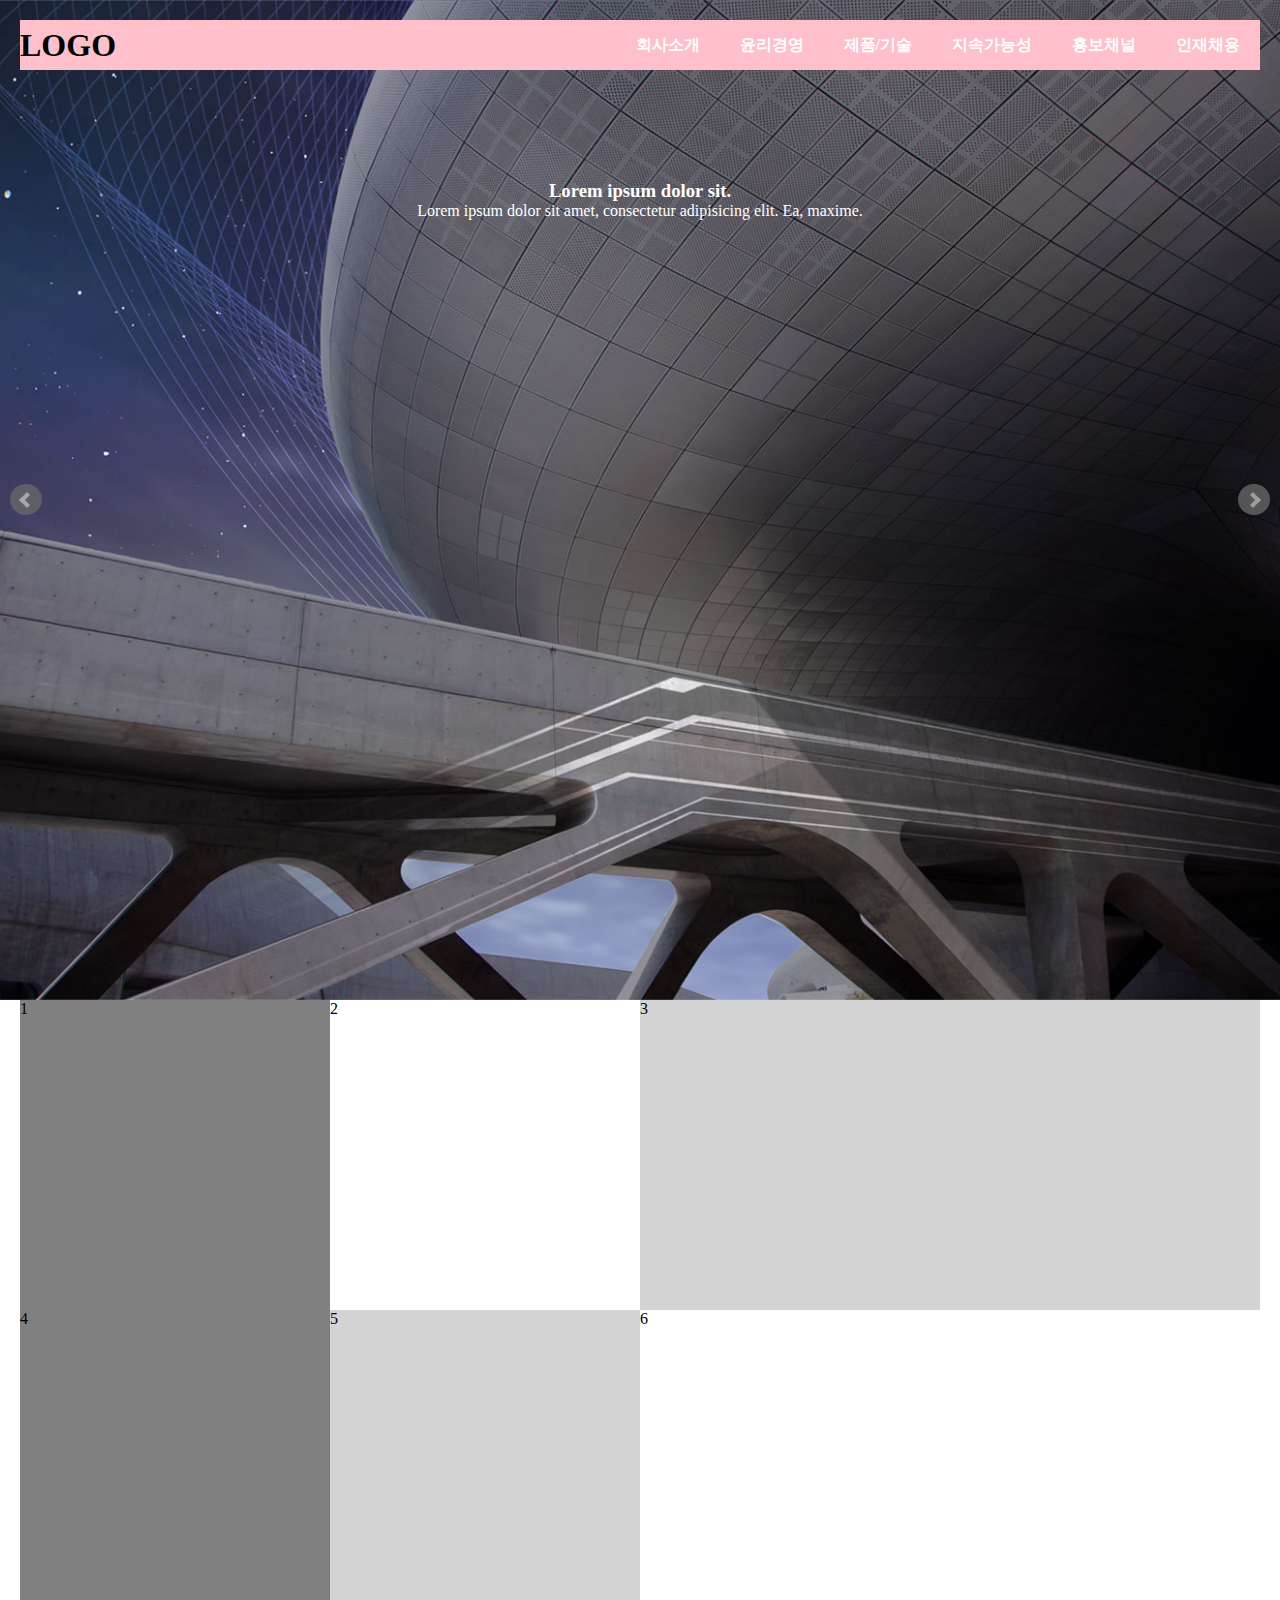
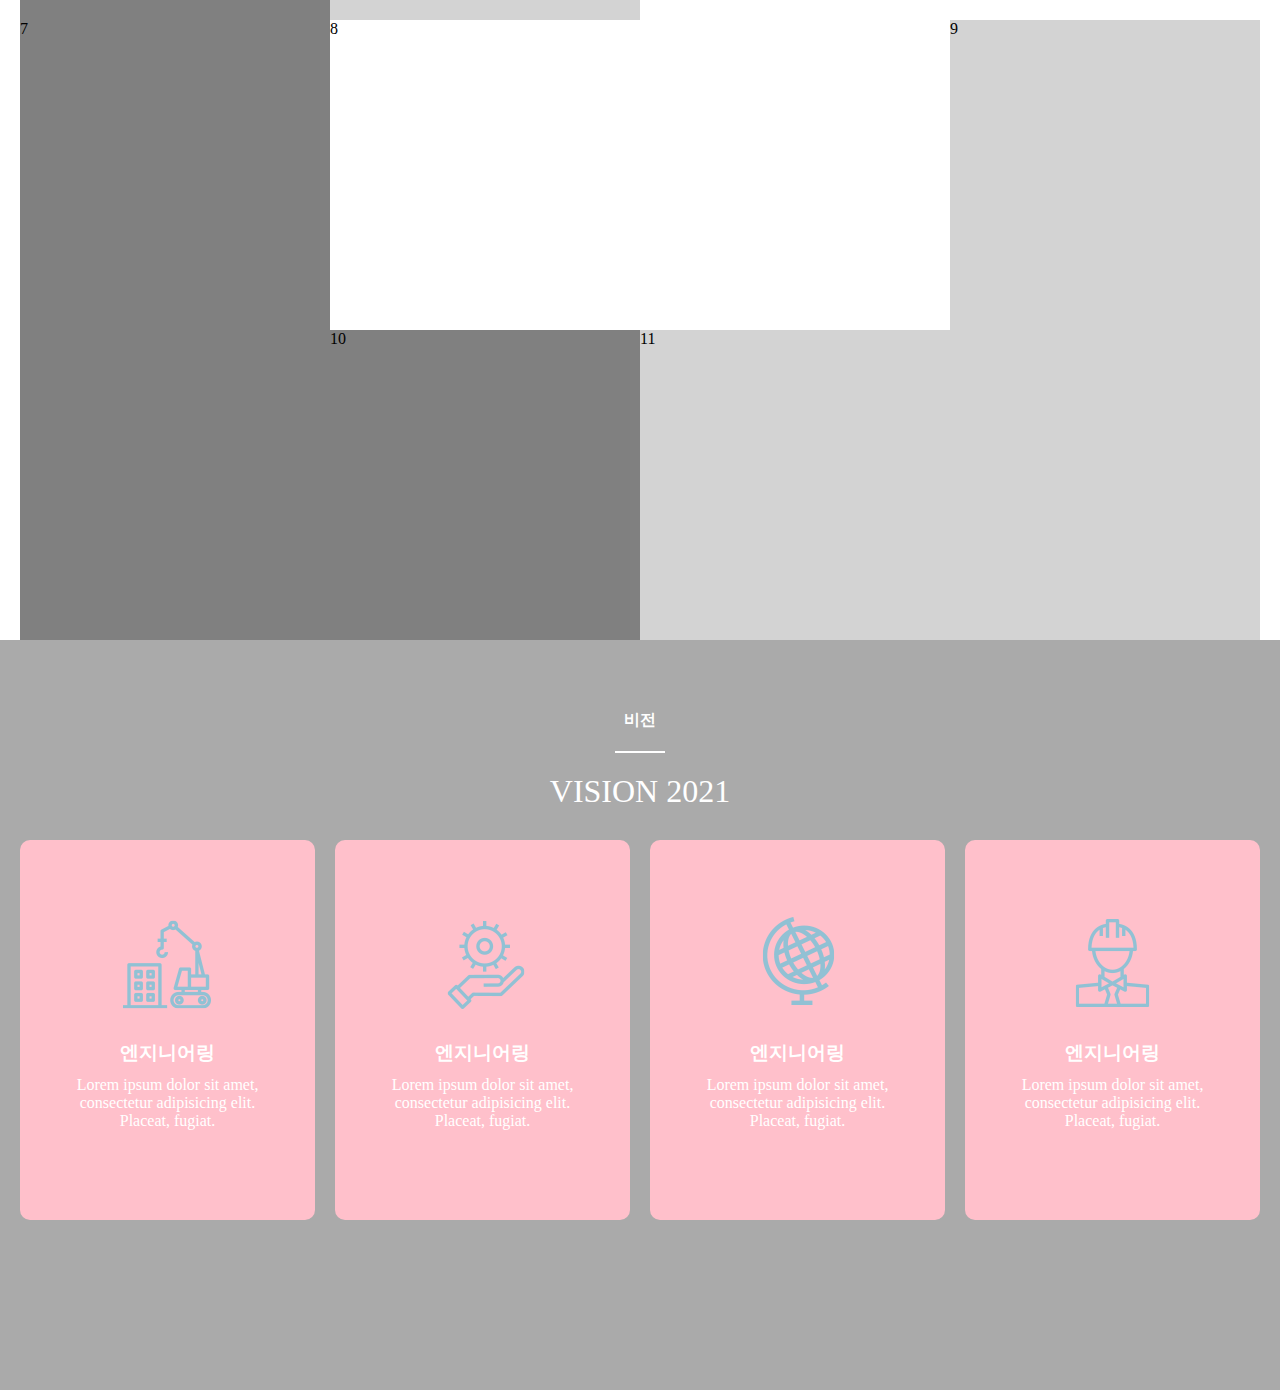
<file: 05company/index.html>
<!DOCTYPE html>
<html lang="ko">
<head>
  <meta charset="UTF-8">
  <meta name="viewport" content="width=device-width, initial-scale=1.0">
  <meta http-equiv="X-UA-Compatible" content="ie=edge">
  <title>company</title>
  <link rel="stylesheet" href="css/reset.css">
  <link rel="stylesheet" href="css/jquery.bxslider.css">
  <script src="js/jquery-3.1.1.min.js"></script>
  <script src="js/jquery.bxslider.js"></script>
  <script src="js/script.js"></script>

  <link rel="stylesheet" href="css/style.css">
  <link rel="stylesheet" href="css/responsive.css">

</head>
<body>
  <header>
    <div id="headerTop" class="clearfix">
      <h1 class="logo"><a href="#">LOGO</a></h1>
      <div class="toggleMenu">
        <div class="bar1"></div>
        <div class="bar2"></div>
        <div class="bar3"></div>
      </div>
      <nav id="main_menu">
        <ul class="clearfix">
          <li><a href="#">회사소개</a></li>
          <li><a href="#">윤리경영</a></li>
          <li><a href="#">제품/기술</a></li>
          <li><a href="#">지속가능성</a></li>
          <li><a href="#">홍보채널</a></li>
          <li><a href="#">인재채용</a></li>
        </ul>
      </nav>

    </div>
    <div class="sliderWrap">
      <ul class="slider">
        <li class="slider1st">
          <!-- <img src="images/mainimg01.jpg" alt=""> -->
          <div class="slider_txt">
            <h3>Lorem ipsum dolor sit.</h3>
            <p>Lorem ipsum dolor sit amet, consectetur adipisicing elit. Ea, maxime.</p>
          </div>
        </li>
        <li class="slider2st">
          <!-- <img src="images/mainimg02.jpg" alt=""> -->
          <div class="slider_txt">
            <h3>Lorem ipsum dolor sit.</h3>
            <p>Lorem ipsum dolor sit amet, consectetur adipisicing elit. Ea, maxime.</p>
          </div>
        </li>
      </ul>
    </div>
  </header>

  <div class="content">
    <ul class="contList">
      <li>1</li>
      <li>2</li>
      <li>3</li>
      <li>4</li>
      <li>5</li>
      <li>6</li>
      <li>7</li>
      <li>8</li>
      <li>9</li>
      <li>10</li>
      <li>11</li>
    </ul>
  </div>

  <div class="container"> <!-- 100% -->
    <div class="section"> <!-- 1240 -->

      <h4>비전</h4>
      <p>VISION 2021</p>
      <ul class="clearfix">
        <li onclick="location.href='http://www.daum.net'">
          <div class="card">
            <img src="images/banner_icon01_01.png" alt="">
            <div class="card_body">
              <h3>엔지니어링</h3>
              <p>Lorem ipsum dolor sit amet, consectetur adipisicing elit. Placeat, fugiat.</p>
            </div>
          </div>
        </li>

        <li>
          <div class="card">
            <img src="images/banner_icon01_02.png" alt="">
            <div class="card_body">
              <h3>엔지니어링</h3>
              <p>Lorem ipsum dolor sit amet, consectetur adipisicing elit. Placeat, fugiat.</p>
            </div>
          </div>
        </li>

        <li>
          <div class="card">
            <img src="images/banner_icon01_03.png" alt="">
            <div class="card_body">
              <h3>엔지니어링</h3>
              <p>Lorem ipsum dolor sit amet, consectetur adipisicing elit. Placeat, fugiat.</p>
            </div>
          </div>
        </li>

        <li>
          <div class="card">
            <img src="images/banner_icon01_04.png" alt="">
            <div class="card_body">
              <h3>엔지니어링</h3>
              <p>Lorem ipsum dolor sit amet, consectetur adipisicing elit. Placeat, fugiat.</p>
            </div>
          </div>
        </li>
      </ul>


    </div> <!-- section -->
  </div> <!-- container -->
</body>
</html>
</file>
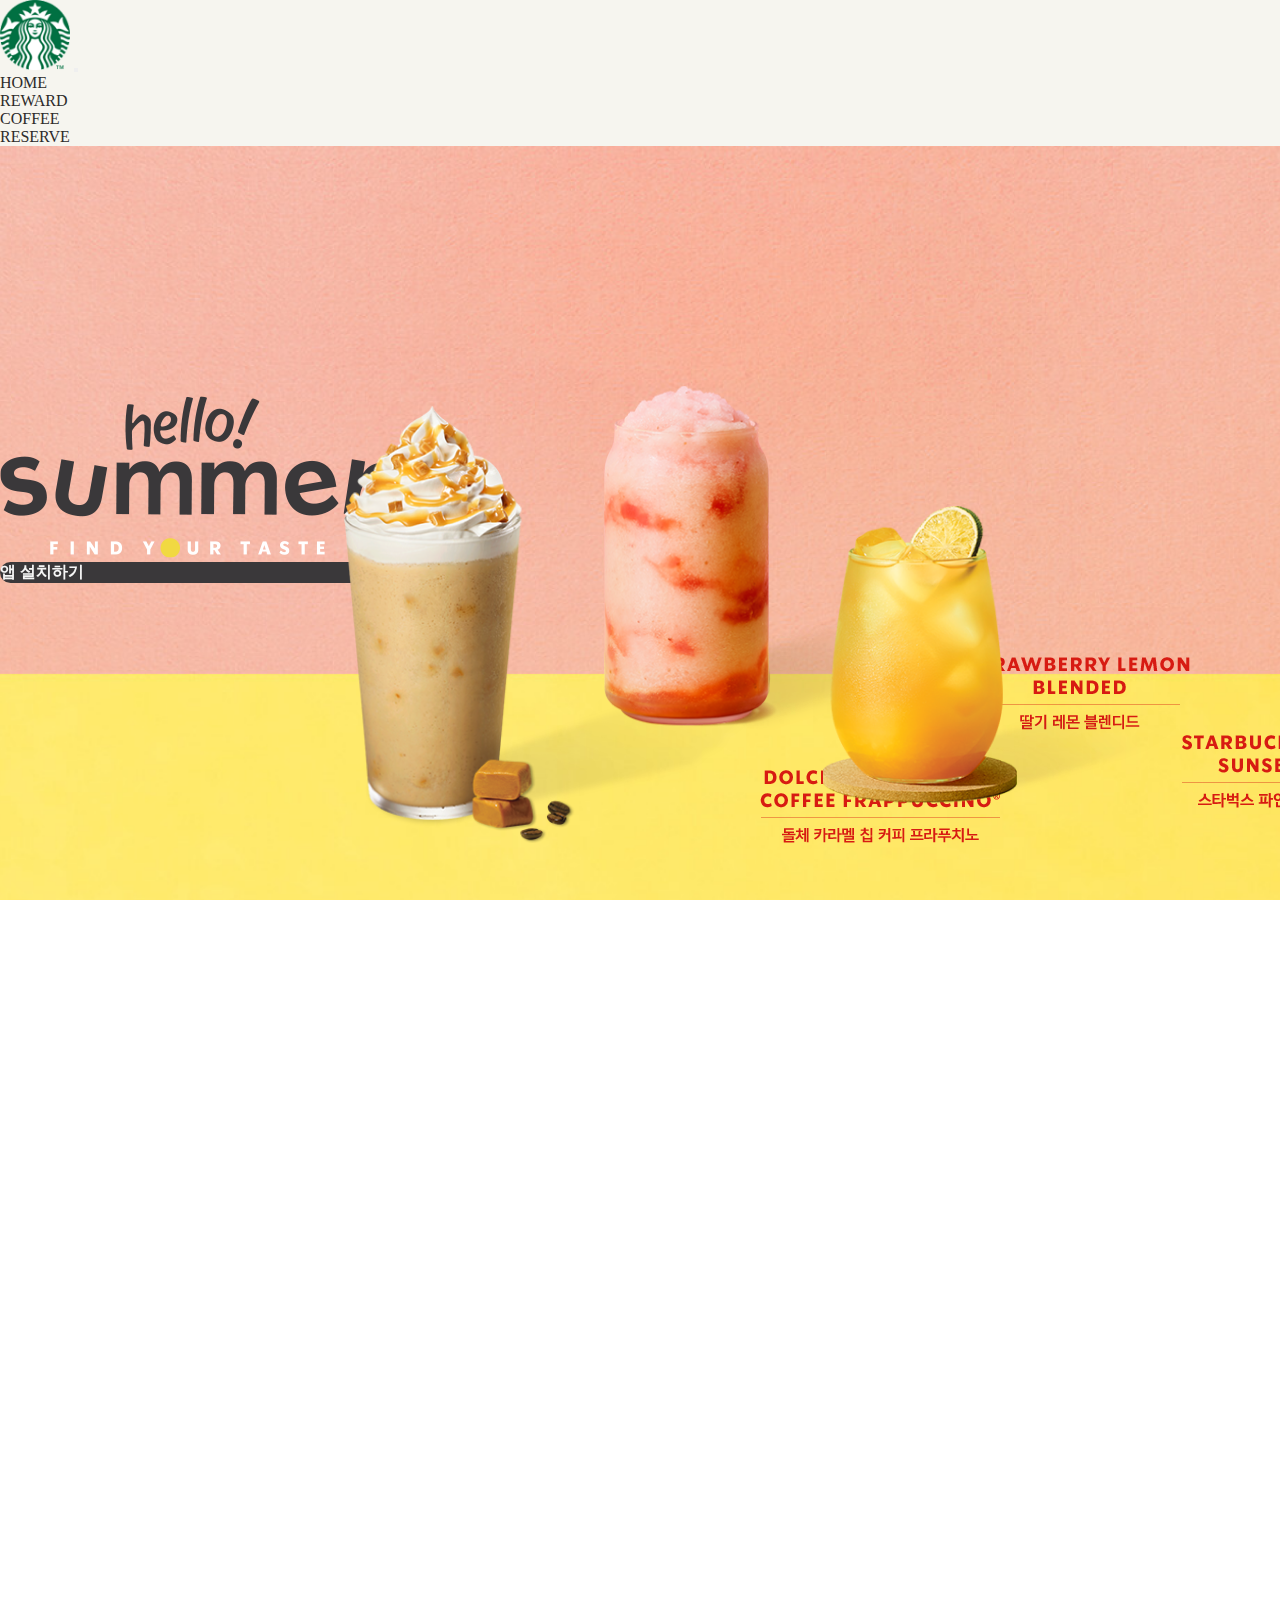
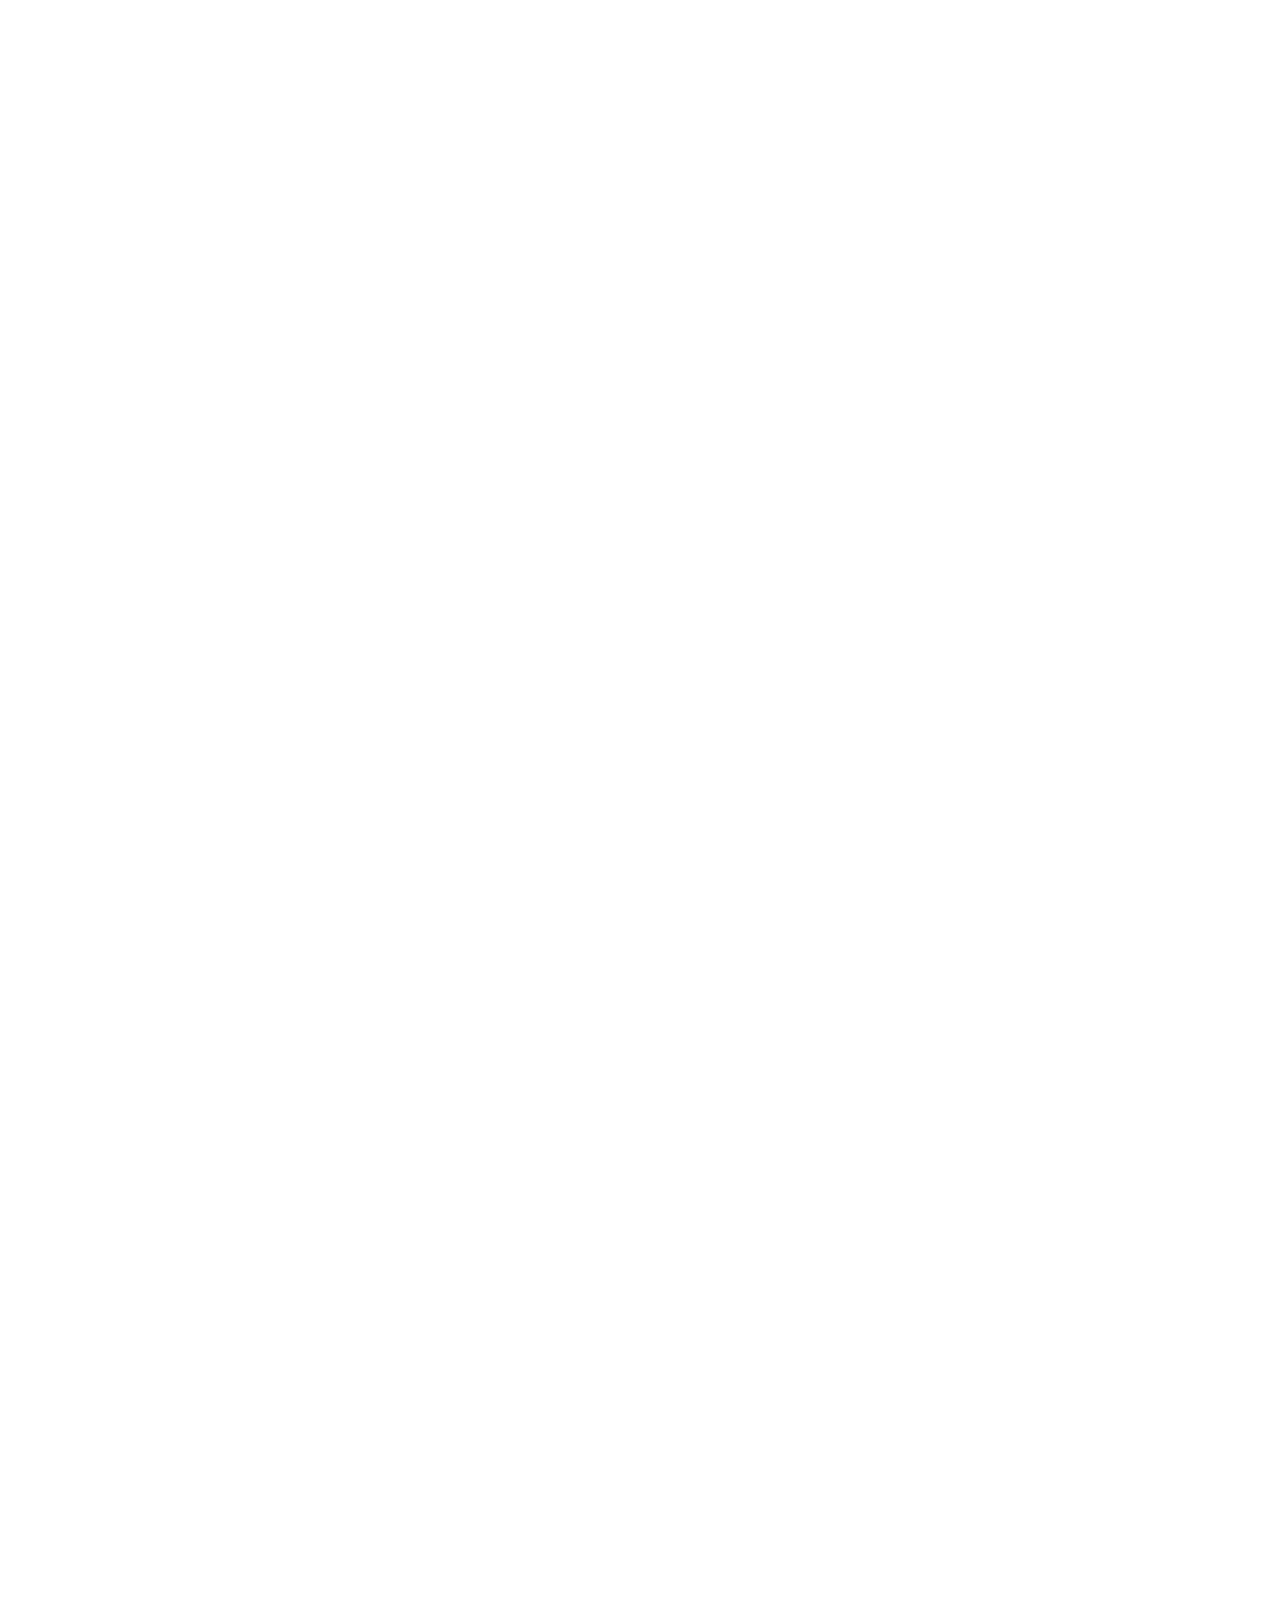
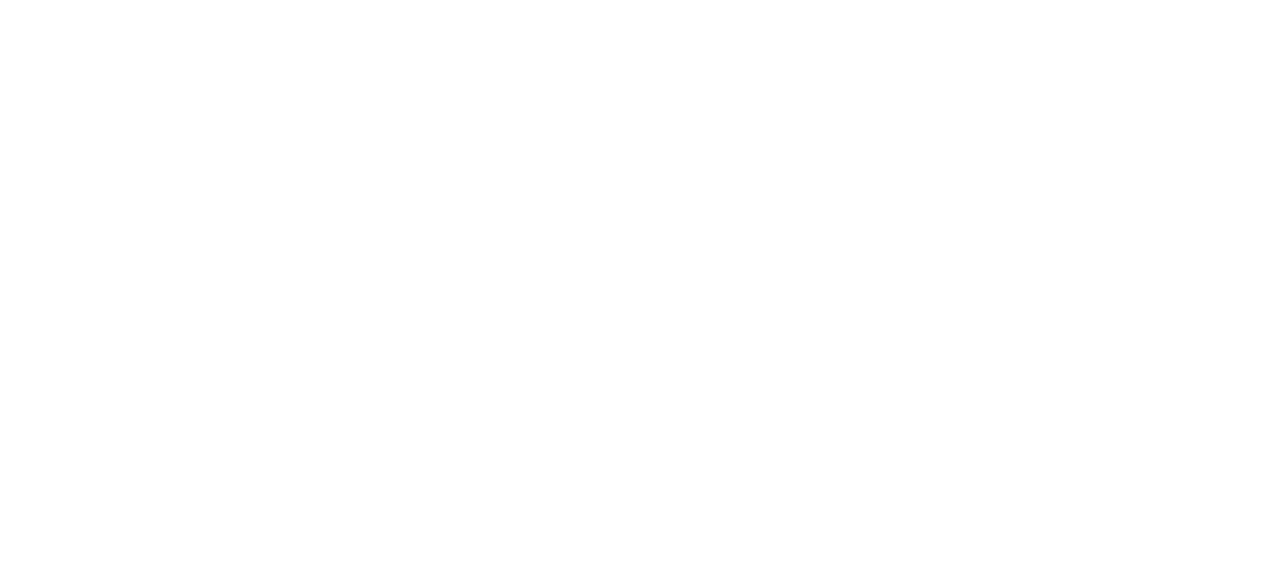
<file: 06fullpage/index.html>
<!DOCTYPE html>
<html lang="ko">
<head>
  <meta charset="UTF-8">
  <meta name="viewport" content="width=device-width, initial-scale=1.0">
  <meta http-equiv="X-UA-Compatible" content="ie=edge">
  <title>STARBUCKS FULLPAGE1111</title>

  <!-- css -->
  <link rel="stylesheet" href="css/style.css">
  <link rel="stylesheet" href="css/reset.css">
  <link rel="stylesheet" href="css/fullpage.css">
  <link rel="stylesheet" href="https://cdn.jsdelivr.net/npm/bootstrap@4.6.0/dist/css/bootstrap.min.css" integrity="sha384-B0vP5xmATw1+K9KRQjQERJvTumQW0nPEzvF6L/Z6nronJ3oUOFUFpCjEUQouq2+l" crossorigin="anonymous">

  <!-- js -->
  <script src="js/jquery-3.1.1.min.js"></script>
  <script src="js/jquery.fullPage.js"></script>

  <script>
      $(document).ready(function(){
          $("#fullpage").fullpage({
              menu:".topMenu",
              anchors:['1st','2st','3st','4st','5st'],
              navigation:true,
              navigationTooltips:['HOME','REWARD','COFFEE','RESERVE','NEWS'],
              showActiveTooltip:true,
              afterLoad:function(anchorslink,index){
               if(index == 1){
                 $(".menu_1st").addClass("end");
                 $(".menu_2st").delay(300).addClass("end");
                 $(".menu_3st").delay(500).addClass("end");
               }else{
                 $(".menu_1st").removeClass("end");
                 $(".menu_2st").removeClass("end");
                 $(".menu_3st").removeClass("end");
               }
               if(index == 3){
                 $(".coffee_txt").addClass("end");
                 $(".coffee").addClass("end");
               }else{
                 $(".coffee_txt").removeClass("end");
                 $(".coffee").removeClass("end");
               }
               // if(index == 5){
               //   $(".beans").addClass("end");
               //   $(".beans_img").addClass("end");
               // }else{
               //   $(".beans").removeClass("end");
               //   $(".beans_img").removeClass("end");
               // }
              }
          })
      });
  </script>

</head>
<body>

  <header class="headerWrap fixed-top py-md-0">
    <div class="container px-0">
      <nav class="navbar navbar-expand-lg navbar-light ">
        <a class="navbar-brand" href="#">
          <img src="images/logo.png" alt="logo" class="img-fluid">
        </a>

        <button class="navbar-toggler" type="button" data-toggle="collapse" data-target="#navbarNav" aria-controls="navbarNav" aria-expanded="false" aria-label="Toggle navigation">
          <span class="navbar-toggler-icon"></span>
        </button>

        <div class="collapse navbar-collapse" id="navbarNav">
          <ul class="navbar-nav ml-auto">
            <li data-menuanchor="1st" class="nav-item active pr-5">
              <a class="nav-link" href="#1st">HOME</a>
            </li>
            <li data-menuanchor="2st" class="nav-item pr-5">
              <a class="nav-link" href="#2st">REWARD</a>
            </li>
            <li data-menuanchor="3st" class="nav-item pr-5">
              <a class="nav-link" href="#3st">COFFEE</a>
            </li>
            <li data-menuanchor="4st" class="nav-item pr-5">
              <a class="nav-link" href="#4st">RESERVE</a>
            </li>

          </ul>
        </div>

      </nav>
    </div>
  </header>


  <div id="fullpage">
    <div class="section page1" data-anchor="1st">
      <div class="container">
        <div class="home w-40 text-center m-auto">
          <img src="images/hometxt.png" alt="home txt" class="mb-3"><br>
          <div class="btn px-4 py-2">앱 설치하기</div>
        </div>
        <div class="menu">
            <div class="menu_1st d-flex flex-column justify-content-center align-items-center align-items-md-start">
              <img src="images/home1.png" alt="menu" class="m-3 img-fluid">
              <img src="images/home1-1.png" alt="menu name" class="img-fluid">
            </div>
            <div class="menu_2st  d-flex flex-column justify-content-center align-items-center align-items-md-start">
              <img src="images/home2.png" alt="menu" class="m-3 img-fluid">
              <img src="images/home2-2.png" alt="menu name" class="img-fluid">
            </div>
            <div class="menu_3st  d-flex flex-column justify-content-center align-items-center align-items-md-start">
              <img src="images/home3.png" alt="menu" class="m-3 img-fluid">
              <img src="images/home3-3.png" alt="menu name" class="img-fluid">
            </div>
        </div>
      </div>
    </div>


    <div class="section page2" data-anchor="2st">
      <div class="container">
        <div class="reward float-left">
          <img src="images/rewards-logo 1.png" alt="reward-logo" class="py-5 img-fluid">
        </div>
        <div class="reward_txt float-right py-3">
          <div class="line py-4">
          <h4 class="py-2">스타벅스만의 특별한 혜택,<br><strong>스타벅스 리워드</strong></h4>
          <div class="btn bg-scolor px-4 py-2 mr-4">회원가입</div>
          <div class="btn btn-outline-light px-4 py-2">로그인</div>
          </div>
          <h4 class="py-2">회원 가입 후,<br>스타벅스 e-Gift Card를<br><strong>"나에게 선물하기"</strong>로 구매하시고,<br>편리하게 등록하세요!</h4>
          <div class="btn btn-outline-light px-5 py-2 m-auto">e-Gift Card 선물하기</div>
        </div>
      </div>
    </div>


    <div class="section page3" data-anchor="3st">
      <div class="container">
        <div class="coffee_txt float-left d-flex flex-column justify-content-center align-items-center">
          <img src="images/coffee1-1.png" alt="coffee" class="mb-3 img-fluid">
          <div class="btn bg-bcolor px-4 py-2">자세히보기</div>
        </div>

        <div class="coffee float-right">
          <img src="images/coffee1.png" alt="coffee" class="img-fluid">
        </div>
      </div>
    </div>


    <div class="section page4" data-anchor="4st">
      <div class="container">
        <div class="reserve float-left">
          <img src="images/reserve_visual_pc 1.png" alt="">
        </div>
        <div class="reserve_img float-right">
          <img src="images/reserve1.png" alt="" class="mb-4">
          <div class="reserve_txt my-3">
            <a href="#" class="px-3 py-2">EXPLORE OUR STORY</a>
          </div>
        </div>
      </div>
    </div>


    <!-- <div class="section page5" data-anchor="5st">
      <div class="container">
        <div class="beans float-left d-flex flex-column justify-content-center align-items-center">
          <img src="images/news_txt.png" alt="" class="mb-3 img-fluid">
          <div class="btn bg-ncolor px-4 py-2">자세히보기</div>
        </div>
      <div class="beans_img">
        <img src="images/news1.png" alt="">
        <img src="images/news2.png" alt="">
        <img src="images/news3.png" alt="">
      </div>
    </div>
    </div> -->


    <div class="section page6 fp-auto-height bg-dark py-5 bg-dark text-white text-center" data-anchor="m5st">
      <div class="container">Copyrightⓒ 2021. All rights reserved.</div>
    </div>
  </div>


<<script>

</script>


</body>
</html>
</file>
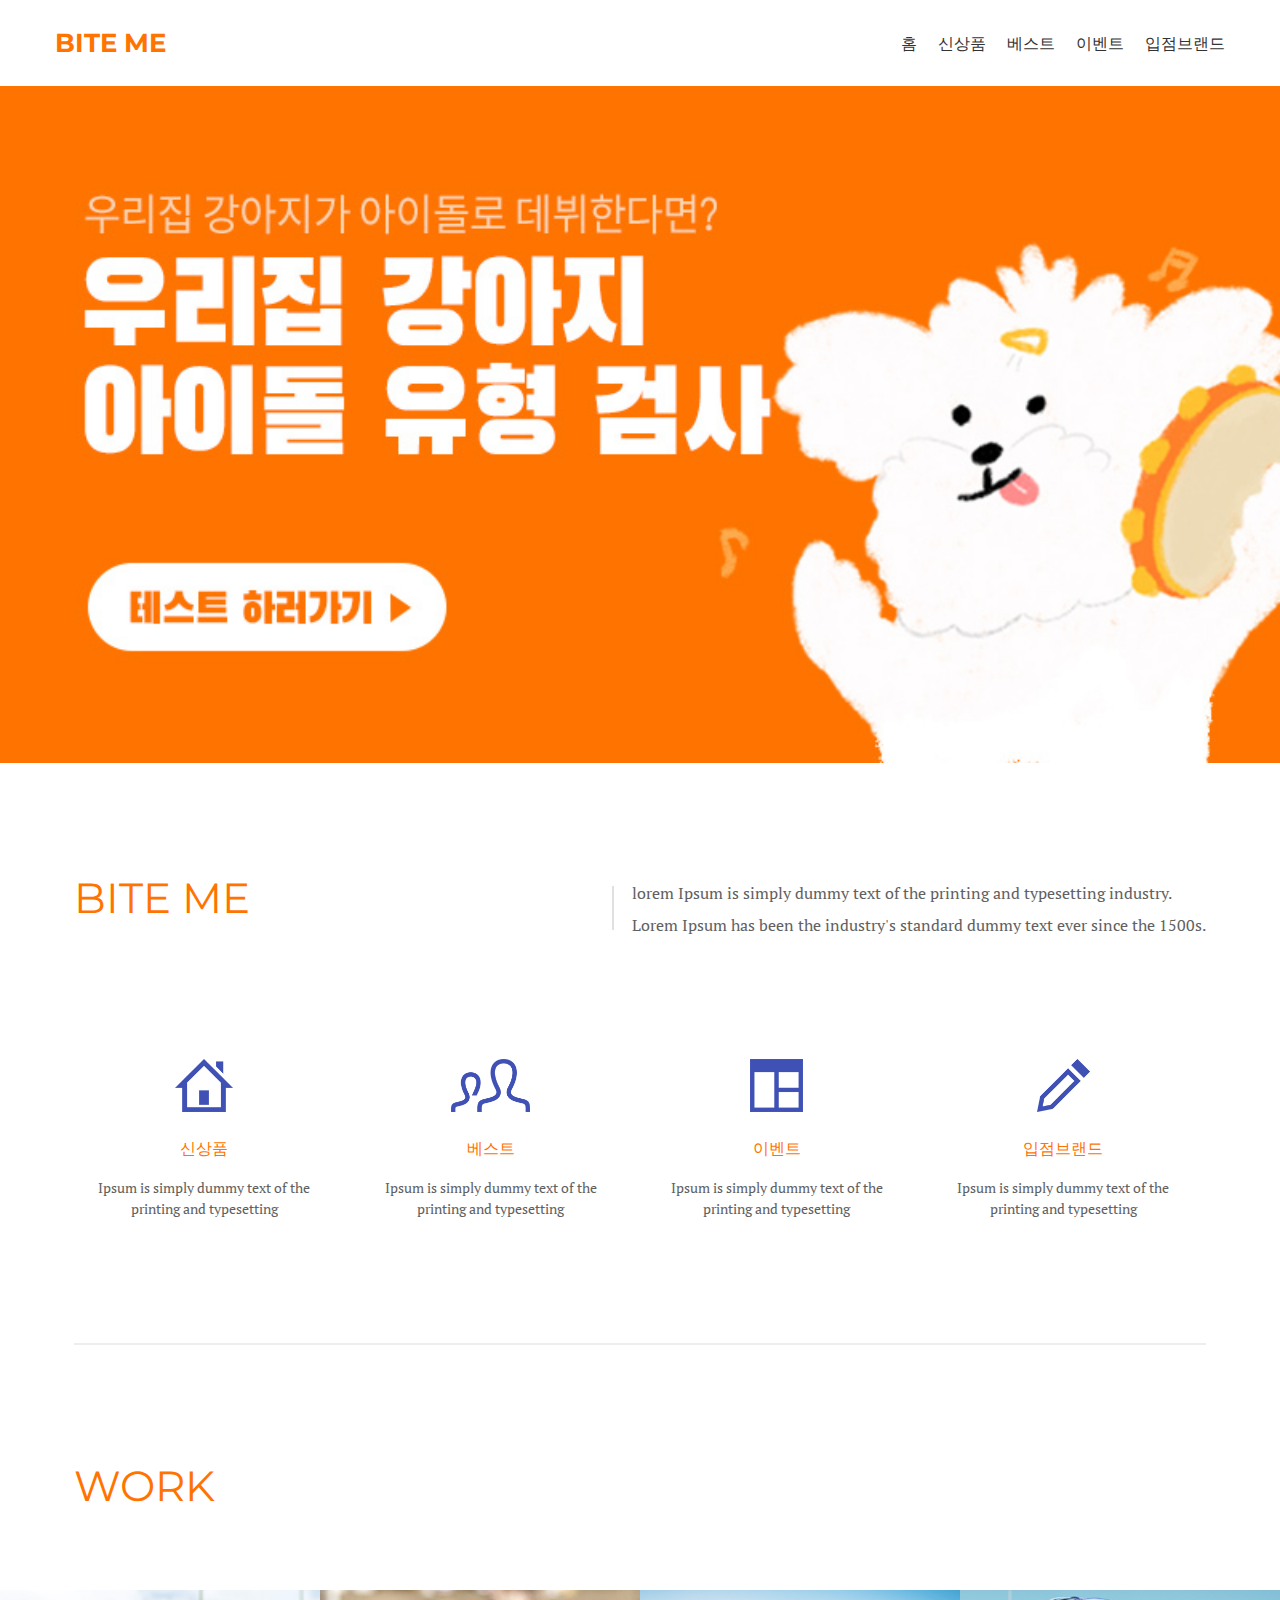
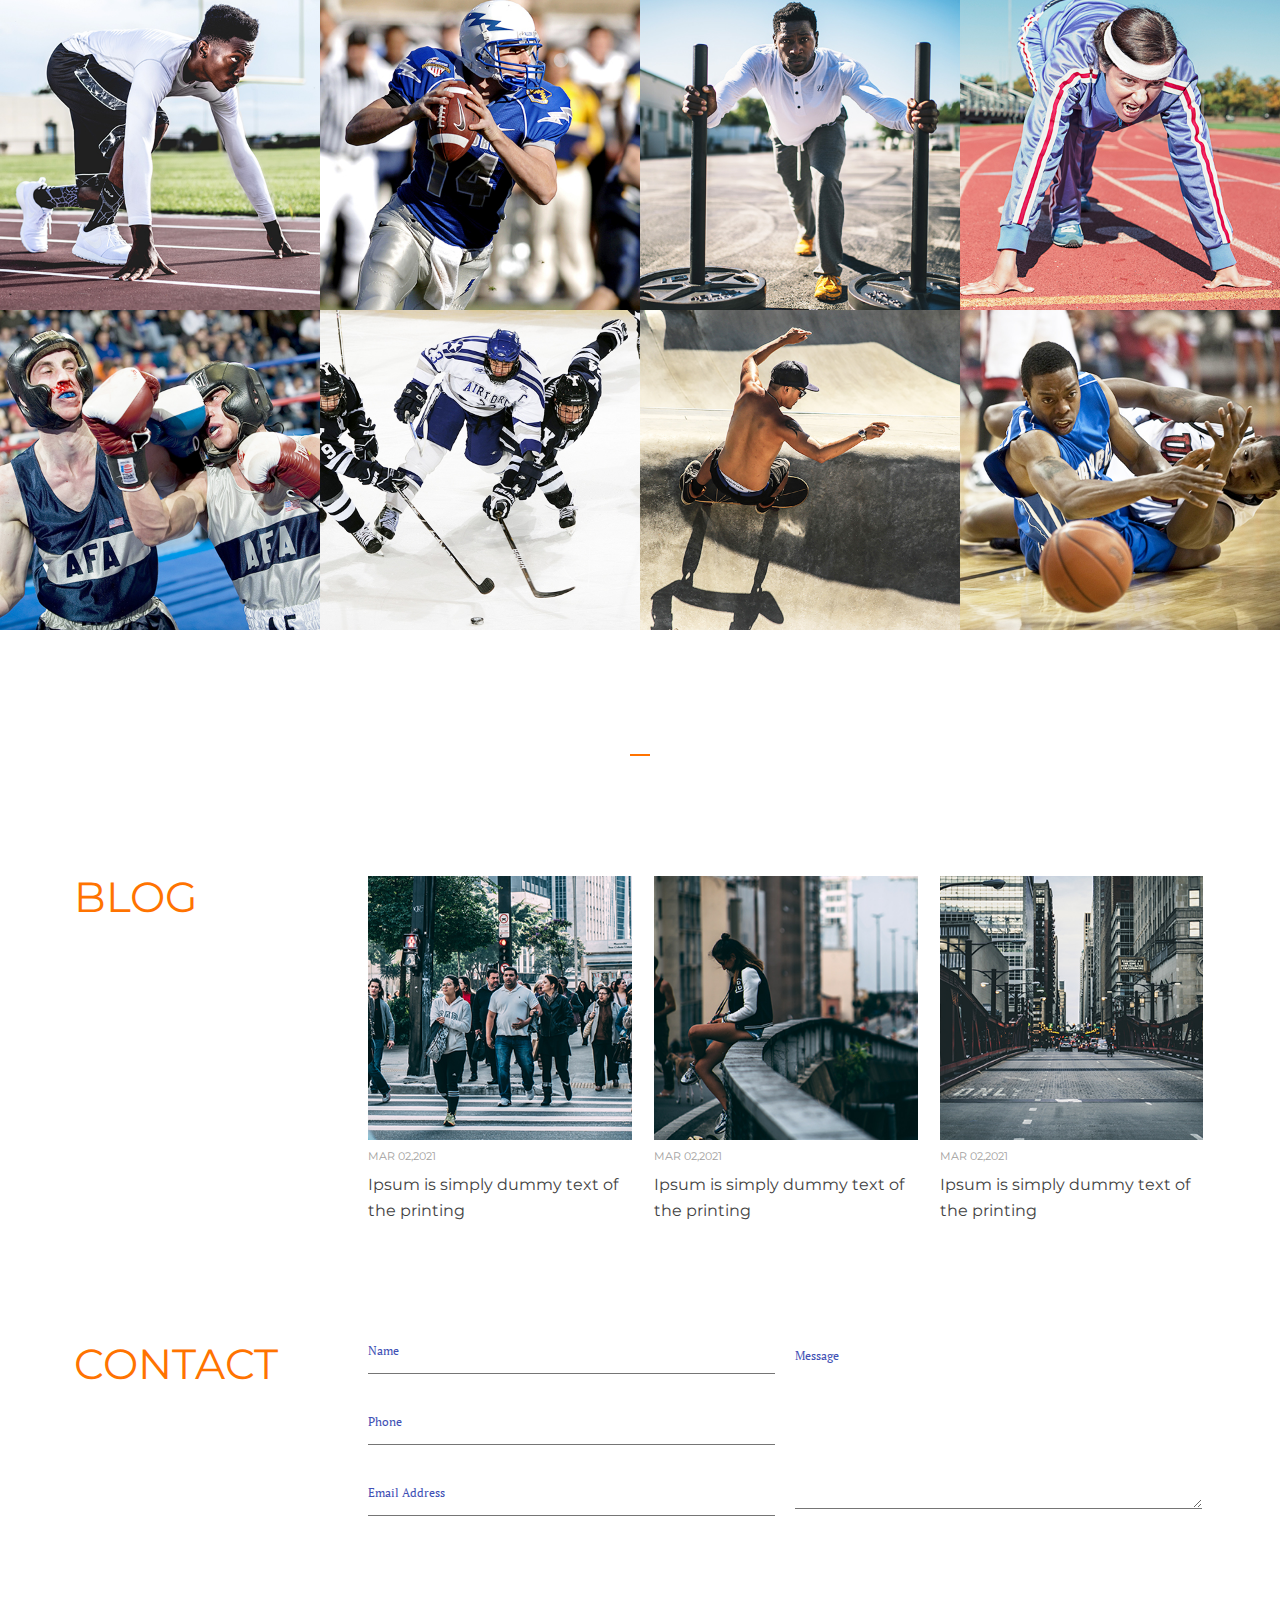
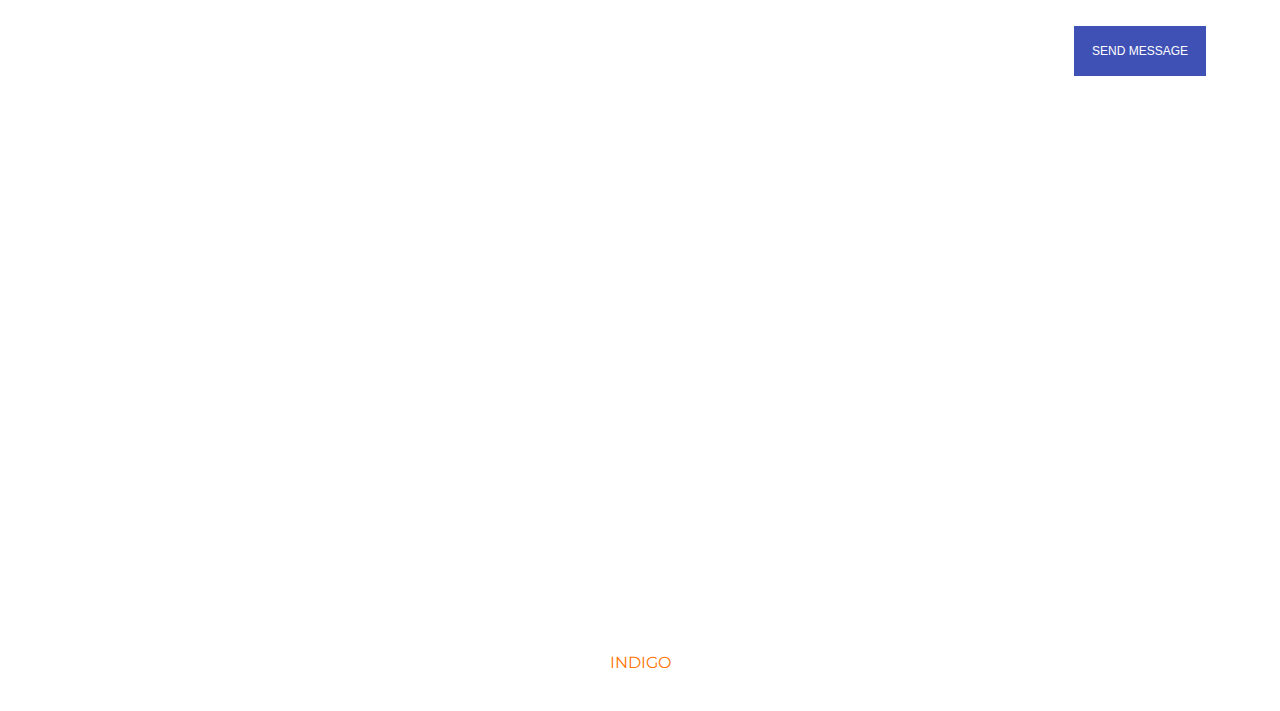
<file: 07indigo/index.html>
<!DOCTYPE html>
<html lang="en">
<head>
    <meta charset="UTF-8">
    <meta name="viewport" content="width=device-width, initial-scale=1.0, minimum-scale=1.0, maximum-scale=1.0, user-scalable=no">
    <title>INDIGO</title>
    <link rel="stylesheet" href="css/reset.css">
    <link rel="stylesheet" href="css/style.css">
    <link rel="shortcut icon" href="images/favicon/favicon.ico">
    <link rel="apple-touch-icon-precomposed" href="images/favicon/indigo-touch-icon.png">

    <script src="js/jquery-3.5.1.min.js"></script>
    <script src="js/jquery.bxslider.js"></script>
    <script>
        jQuery(function($){
            $('.menu-toggle-btn').click(function(){
                $('#gnb').stop().slideToggle('fast');
            });
        });

        $(document).ready(function(){
            $(".slider").bxSlider({
                controls:false,
                pagerCustom:".sliderTab"
            });
        });
    </script>
</head>

<body>
<div id="wrap">
<header id="header" class="cfixed">
    <h1 class="logo"><a href="index.html">BITE ME</a></h1>
    <nav>
        <ul id="gnb">
            <li><a href="index.html">홈</a></li>
            <li><a href="#">신상품</a></li>
            <li><a href="#">베스트</a></li>
            <li><a href="#">이벤트</a></li>
            <li><a href="#">입점브랜드</a></li>
        </ul>
    </nav>
    <span class="menu-toggle-btn">
        <span></span>
        <span></span>
        <span></span>
    </span>
</header>
<article>
    <ul class="slider">
    <li><img src="images/p-images/slide02.jpg" alt="슬라이드"></li>
    <li><img src="images/p-images/slide04.jpg" alt="슬라이드"></li>
    </ul>
</article>
<section id="content">
    <section class="display-section">
        <div class="container">
            <h2 class="sec-tit">BITE ME</h2>
            <p class="desc">lorem Ipsum is simply dummy text of the printing and typesetting industry.<br> Lorem Ipsum has been the industry's standard dummy text ever since the 1500s.</p>
        </div>
    </section>
    <section class="promotion-section">
        <div class="container">
            <ul class="promo-list">
                <li><a href="#">
                        <img src="images/s-images/promo01.png" alt="">
                        <h3>신상품</h3>
                        <p>Ipsum is simply dummy text of the printing and typesetting</p>
                    </a></li>
                <li><a href="#">
                        <img src="images/s-images/promo02.png" alt="">
                        <h3>베스트</h3>
                        <p>Ipsum is simply dummy text of the printing and typesetting</p>
                    </a></li>
                <li><a href="#">
                        <img src="images/s-images/promo03.png" alt="">
                        <h3>이벤트</h3>
                        <p>Ipsum is simply dummy text of the printing and typesetting</p>
                    </a></li>
                <li><a href="#">
                        <img src="images/s-images/promo04.png" alt="">
                        <h3>입점브랜드</h3>
                        <p>Ipsum is simply dummy text of the printing and typesetting</p>
                    </a></li>
            </ul>
        </div>
    </section>
    <hr class="divider">
    <section class="work-section cfixed">
        <h2 class="sec-tit">WORK</h2>
        <ul class="work-list">
            <li><a href="#">
                    <div class="info">
                        <h3>Running</h3>
                        <span>WEB/PRINT</span>
                    </div>
                    <img src="images/p-images/work01.jpg" alt="">
                </a></li>
            <li><a href="#">
                    <div class="info">
                        <h3>Rugby</h3>
                        <span>WEB/PRINT</span>
                    </div>
                    <img src="images/p-images/work02.jpg" alt="">
                </a></li>
            <li><a href="#">
                    <div class="info">
                        <h3>Weight</h3>
                        <span>WEB/PRINTWEB/PRINT</span>
                    </div>
                    <img src="images/p-images/work03.jpg" alt="">
                </a></li>
            <li><a href="#">
                    <div class="info">
                        <h3>Marathon</h3>
                        <span>WEB/PRINT</span>
                    </div>
                    <img src="images/p-images/work04.jpg" alt="">
                </a></li>
            <li><a href="#">
                    <div class="info">
                        <h3>Boxing</h3>
                        <span>WEB/PRINTWEB/PRINT</span>
                    </div>
                    <img src="images/p-images/work05.jpg" alt="">
                </a></li>
            <li><a href="#">
                    <div class="info">
                        <h3>Ice Hockey</h3>
                        <span>WEB/PRINT</span>
                    </div>
                    <img src="images/p-images/work06.jpg" alt="">
                </a></li>
            <li><a href="#">
                    <div class="info">
                        <h3>Skate Board</h3>
                        <span>WEB/PRINT</span>
                    </div>
                    <img src="images/p-images/work07.jpg" alt="">
                </a></li>
            <li><a href="#">
                    <div class="info">
                        <h3>Basketball</h3>
                        <span>WEB/PRINT</span>
                    </div>
                    <img src="images/p-images/work08.jpg" alt="">
                </a></li>
        </ul>
    </section>
    <hr class="m-divider">
    <section class="blog-section">
        <div class="container">
            <h2 class="sec-tit">BLOG</h2>
            <ul class="blog-list">
                <li><a href="#"><img src="images/p-images/blog01.jpg" alt=""></a>
                    <time>MAR 02,2021</time>
                    <a href="#">
                        <h3>Ipsum is simply dummy text of the printing</h3>
                    </a>
                </li>
                <li><a href="#"><img src="images/p-images/blog02.jpg" alt=""></a>
                    <time>MAR 02,2021</time>
                    <a href="#">
                        <h3>Ipsum is simply dummy text of the printing</h3>
                    </a>
                </li>
                <li><a href="#"><img src="images/p-images/blog03.jpg" alt=""></a>
                    <time>MAR 02,2021</time>
                    <a href="#">
                        <h3>Ipsum is simply dummy text of the printing</h3>
                    </a>
                </li>
            </ul>
        </div>
    </section>
    <section class="contact-section">
        <div class="container">
            <h2 class="sec-tit">CONTACT</h2>
            <div class="form-box">
                <form action="ab.php" method="post">
                    <fieldset class="cfixed">
                        <legend class="blind">contact** us</legend>
                        <div class="form">
                            <label for="name" class="blind">name</label>
                            <input type="text" id="name" placeholder="Name">
                            <label for="phone" class="blind">phone</label>
                            <input type="text" id="phone" placeholder="Phone">
                            <label for="email" class="blind">email address</label>
                            <input type="text" id="email" placeholder="Email Address">
                        </div>
                        <div class="textarea">
                            <label for="message" class="blind">message</label>
                            <textarea name="message" id="message" cols="30" rows="10" placeholder="Message"></textarea>
                        </div>
                    </fieldset>
                    <div class="send-btn">
                        <button>SEND MESSAGE</button>
                    </div>
                </form>
            </div>
        </div>
    </section>
</section>
<footer id="footer">
   <iframe src="https://www.google.com/maps/embed?pb=!1m14!1m8!1m3!1d810292.6196482053!2d126.87898600000001!3d37.50307!3m2!1i1024!2i768!4f13.1!3m3!1m2!1s0x0%3A0xdd5b5b33e55b538e!2z7ZWY7J2066-465SU7Ja07Lu07ZOo7YSw7ZWZ7JuQ6rWs66Gc7Lqg7Y287Iqk!5e0!3m2!1sko!2skr!4v1614841606191!5m2!1sko!2skr" ></iframe>
    <p class="copyright">INDIGO</p>
</footer>
</div>
</body></html>
</file>
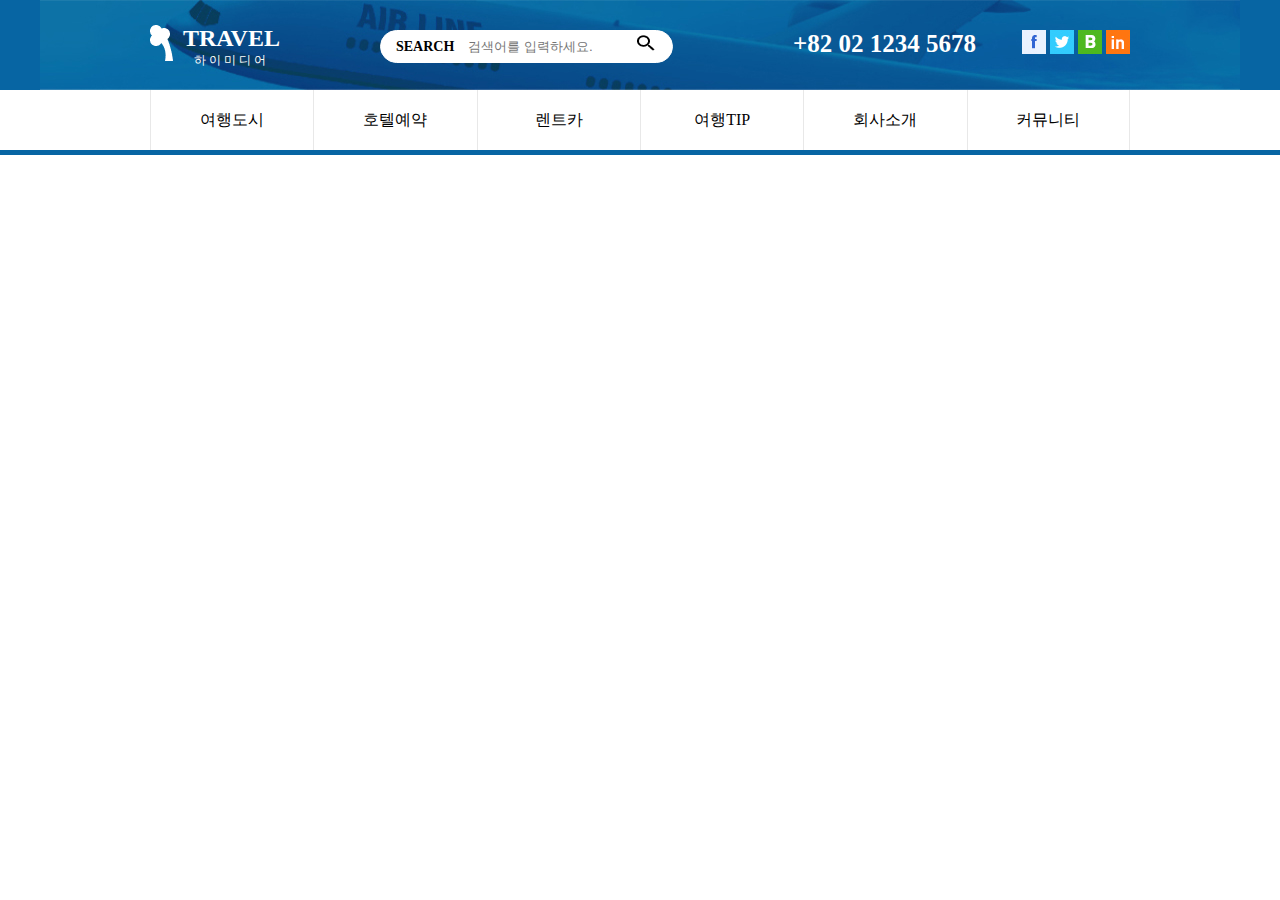
<file: 03travel/company.html>
<!DOCTYPE html>
<html lang="en">
<head>
    <meta charset="UTF-8">
    <title>여행사</title>
    <link rel="stylesheet" href="./css/reset.css">
    <link rel="stylesheet" href="./css/style.css">
</head>
<body>
    <div class="wrap"> <!-- 100% -->
    <header class="headerWrap">  <!-- 1200px-->
        <div class="header clearfix"> <!-- 980px -->
          
          <!-- 로고 -->
           <div class="logo">
               <img src="images/travel_logo.png" alt="로고">
               <a href="index.html">
               <h2>TRAVEL</h2>
               <p>하이미디어</p>
               </a>
           </div>
           <!-- 검색창 -->
            <div class="search">
                <label for="usearch">SEARCH</label>
                <input type="text" id="usearch" name="user-search" placeholder="검색어를 입력하세요.">
                <a href="#"><img src="images/Vector.png" alt="검색"></a>
            </div>
            <!-- 전화번호 / sns -->
            <div class="call">
            <p>+82 02 1234 5678</p>
          </div>
          <div class="sns">
            <a href="#"><img src="images/snsicon1.png" alt="페이스북"></a>
            <a href="#"><img src="images/snsicon2.png" alt="트위터"></a>
            <a href="#"><img src="images/snsicon3.png" alt="밴드"></a>
            <a href="#"><img src="images/snsicon4.png" alt="인사이트"></a>
          </div>
        </div> 
    </header>    
        
        <!-- 메뉴 -->
        <div class="menuWrap"> <!-- 100% -->
            <div class="menu"> <!-- 980px -->
                <ul class="clearfix">
                    <li><a href="#">여행도시</a></li>
                    <li><a href="#">호텔예약</a></li>
                    <li><a href="#">렌트카</a></li>
                    <li><a href="#">여행TIP</a></li>
                    <li><a href="#">회사소개</a></li>
                    <li><a href="#">커뮤니티</a></li>
                </ul>
            </div>
        </div>
        
        <!-- -->
        
    </div>  <!-- wrap -->
</body>
</html>
</file>
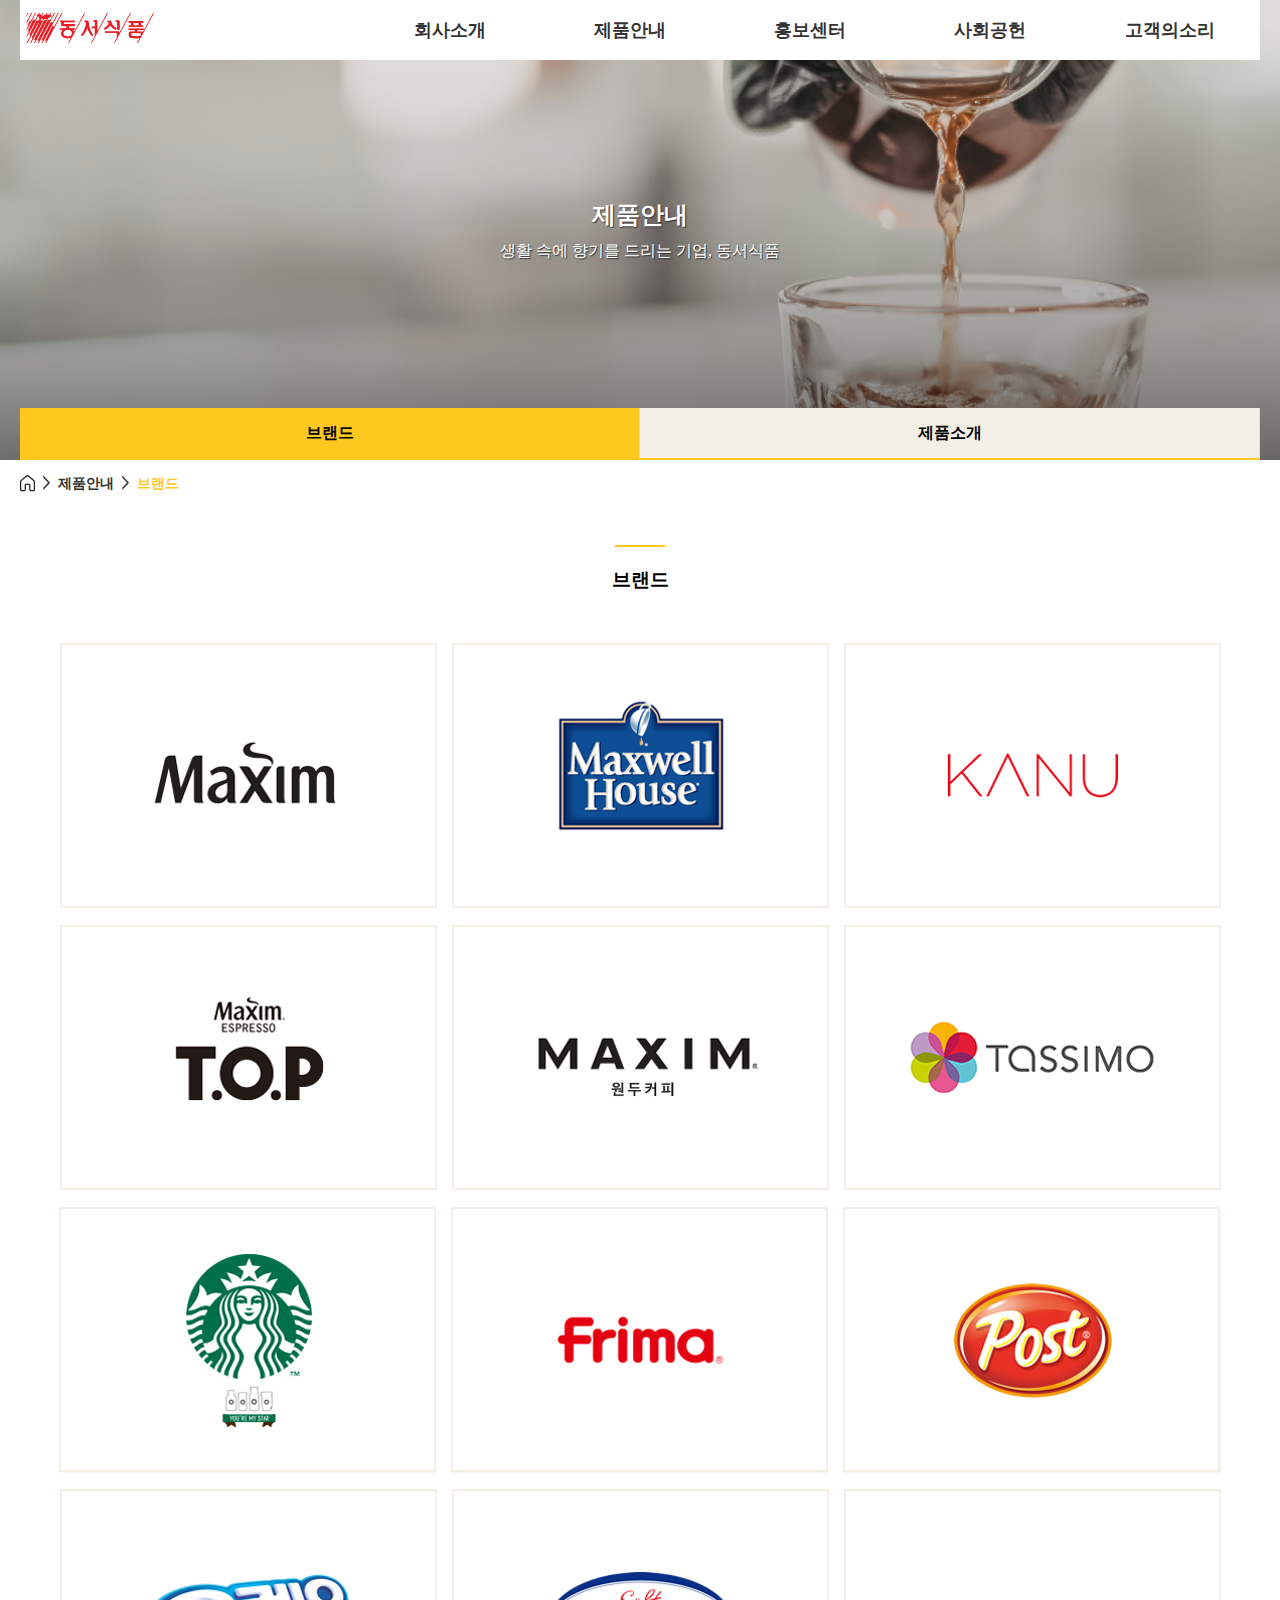
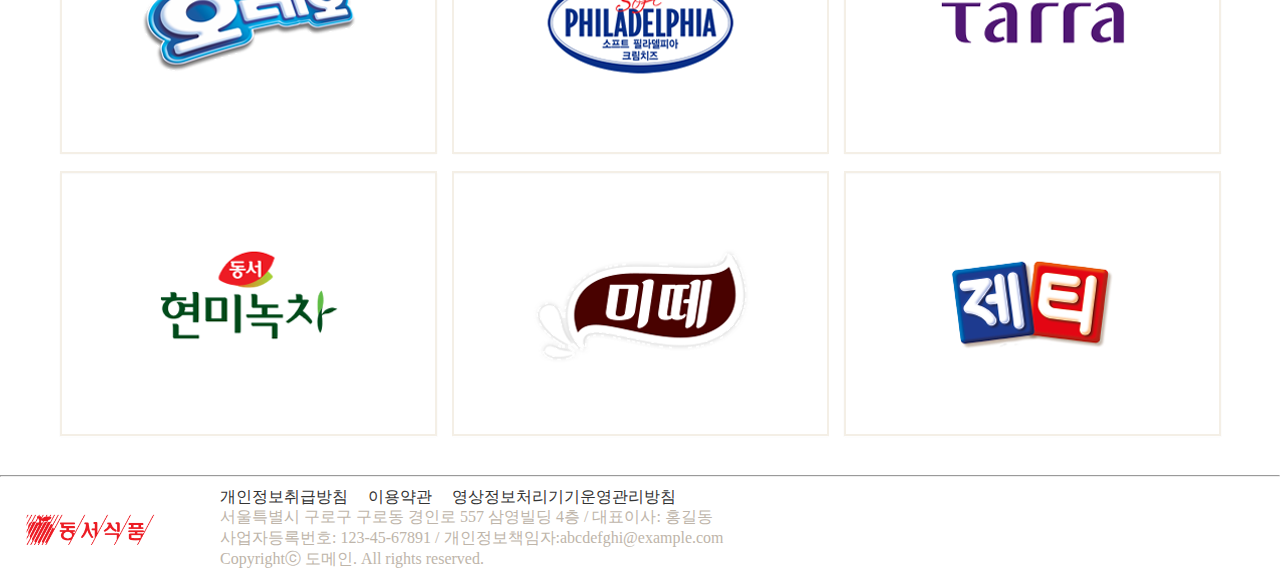
<file: 04company/brand.html>
<!DOCTYPE html>
<html lang="ko">

<head>
    <meta charset="UTF-8">
    <meta name="viewport" content="width=device-width, initial-scale=1.0">
    <meta http-equiv="X-UA-Compatible" content="ie=edge">
    <title>company</title>
    <link rel="stylesheet" href="css/reset.css">
    <link rel="stylesheet" href="css/jquery.bxslider.css">
    <script src="js/jquery-3.1.1.min.js"></script>
    <script src="js/jquery.bxslider.js"></script>
    <script src="js/script.js"></script>

    <link rel="stylesheet" href="css/style.css">
    <link rel="stylesheet" href="css/responsive.css">
</head>
<body>
    <header class="brand">
      <div id="headerWrap">
        <div id="header" class="clearfix ">
            <div class="logo">
                <a href="index.html">
                    <img src="images/logo.png" alt="logo">
                </a>
            </div> <!-- .logo -->
            <div class="toggleMenu">
                <div class="bar1"></div>
                <div class="bar2"></div>
                <div class="bar3"></div>
            </div> <!-- .toggleMenu -->
            <nav id="main_menu">
                <ul class="clearfix">

                    <li class="main_txt"><a href="company.html">회사소개</a>
                      <ul class="sub_menu">
                        <li><a href="company.html?ms=0">동서식품 소개</a></li>
                        <li><a href="company.html?ms=1">부문역량</a></li>
                        <li><a href="company.html?ms=2">오시는길</a></li>
                      </ul>
                    </li>
                    <li class="main_txt"><a href="brand.html">제품안내</a>
                      <ul class="sub_menu">
                        <li><a href="brand.html?ms=0">브랜드</a></li>
                        <li><a href="brand.html?ms=1">제품소개</a></li>
                      </ul>
                    </li>
                    <li class="main_txt"><a href="promotion.html">홍보센터</a>
                      <ul class="sub_menu">
                        <li><a href="promotion.html?ms=0">뉴스</a></li>
                        <li><a href="promotion.html?ms=1">웹진삶의향기</a></li>
                        <li><a href="promotion.html?ms=2">커피클래스</a></li>
                      </ul>
                    </li>
                    <li class="main_txt"><a href="society.html">사회공헌</a>
                      <ul class="sub_menu">
                        <li><a href="society.html?ms=0">동서문학상</a></li>
                        <li><a href="society.html?ms=1">사랑의향기</a></li>
                        <li><a href="society.html?ms=2">꿈의도서관</a></li>
                      </ul>
                    </li>
                    <li class="main_txt"><a href="cs.html">고객의소리</a>
                      <ul class="sub_menu">
                        <li><a href="cs.html?ms=0">FAQ</a></li>
                        <li><a href="cs.html?ms=1">일반문의</a></li>
                        <li><a href="cs.html?ms=2">불편사항</a></li>
                      </ul>
                    </li>
                </ul>
            </nav>
        </div> <!-- #headerTop -->
      </div>
        <div class="subWrap">
          <div class="sub">
            <div class="sub_Txt">
                <h2>제품안내</h2>
                <p>생활 속에 향기를 드리는 기업, 동서식품</p>
            </div>
          </div>
        </div>
        <div class="brand_nav">
          <ul class="gnb clearfix">
            <li class="active">브랜드</li>
            <li>제품소개</li>
          </ul>
        </div>



    </header>
    <div class="sub_category">
      <ul class="clearfix">
        <li><a href="#"><img src="images/home.png" alt=""></a></li>
        <li><img src="images/home2.png" alt=""></li>
        <li><a href="#">제품안내</a></li>
        <li><img src="images/home2.png" alt=""></li>
        <li><a href="#" class="title">브랜드</a></li>
      </ul>
    </div>
    <!-- <div class="sub_section">
      <h3>동서식품 소개</h3>
      <img src="images/company01.png" alt="">
    </div> -->

    <div class="boxWrap">
      <div class="box1">
        <h3>브랜드</h3>
        <img src="images/brandlist.png" alt="">
      </div>
      <div class="box2">
        <h3>제품소개</h3>
        <img src="images/productlist.png" alt="">
      </div>
    </div> <!-- boxWrap -->


    <footer>
      <hr style="width:100%">
        <div class="footerWrap clearfix">
            <div class="footerLogo">
                <a href="index.html">
                  <img src="images/logo.png" alt="logo">
                </a>
            </div>
            <div class="footerTxt">
              <div class="txt01">
                <ul class="clearfix">
                  <li><a href="">개인정보취급방침</a></li>
                  <li><a href="">이용약관</a></li>
                  <li><a href="">영상정보처리기기운영관리방침</a></li>
                </ul>
              </div>
              <div class="txt02">
                <p>서울특별시 구로구 구로동 경인로 557 삼영빌딩 4층 / 대표이사: 홍길동</p>
                <p>사업자등록번호: 123-45-67891 / 개인정보책임자:abcdefghi@example.com</p>
                <copyright>Copyrightⓒ 도메인. All rights reserved.</copyright>
              </div>
            </div> <!-- footerTxt -->
       </div> <!-- footerWrap -->
    </footer>

    <script>
    $(".gnb li").click(function(){
   let t = $(this).index();

      if (t == 0){
        $(".title").html("브랜드");
      }else if(t == 1){
        $(".title").html("제품소개");
      }
      });
    </script>
</body>
</html>
</file>
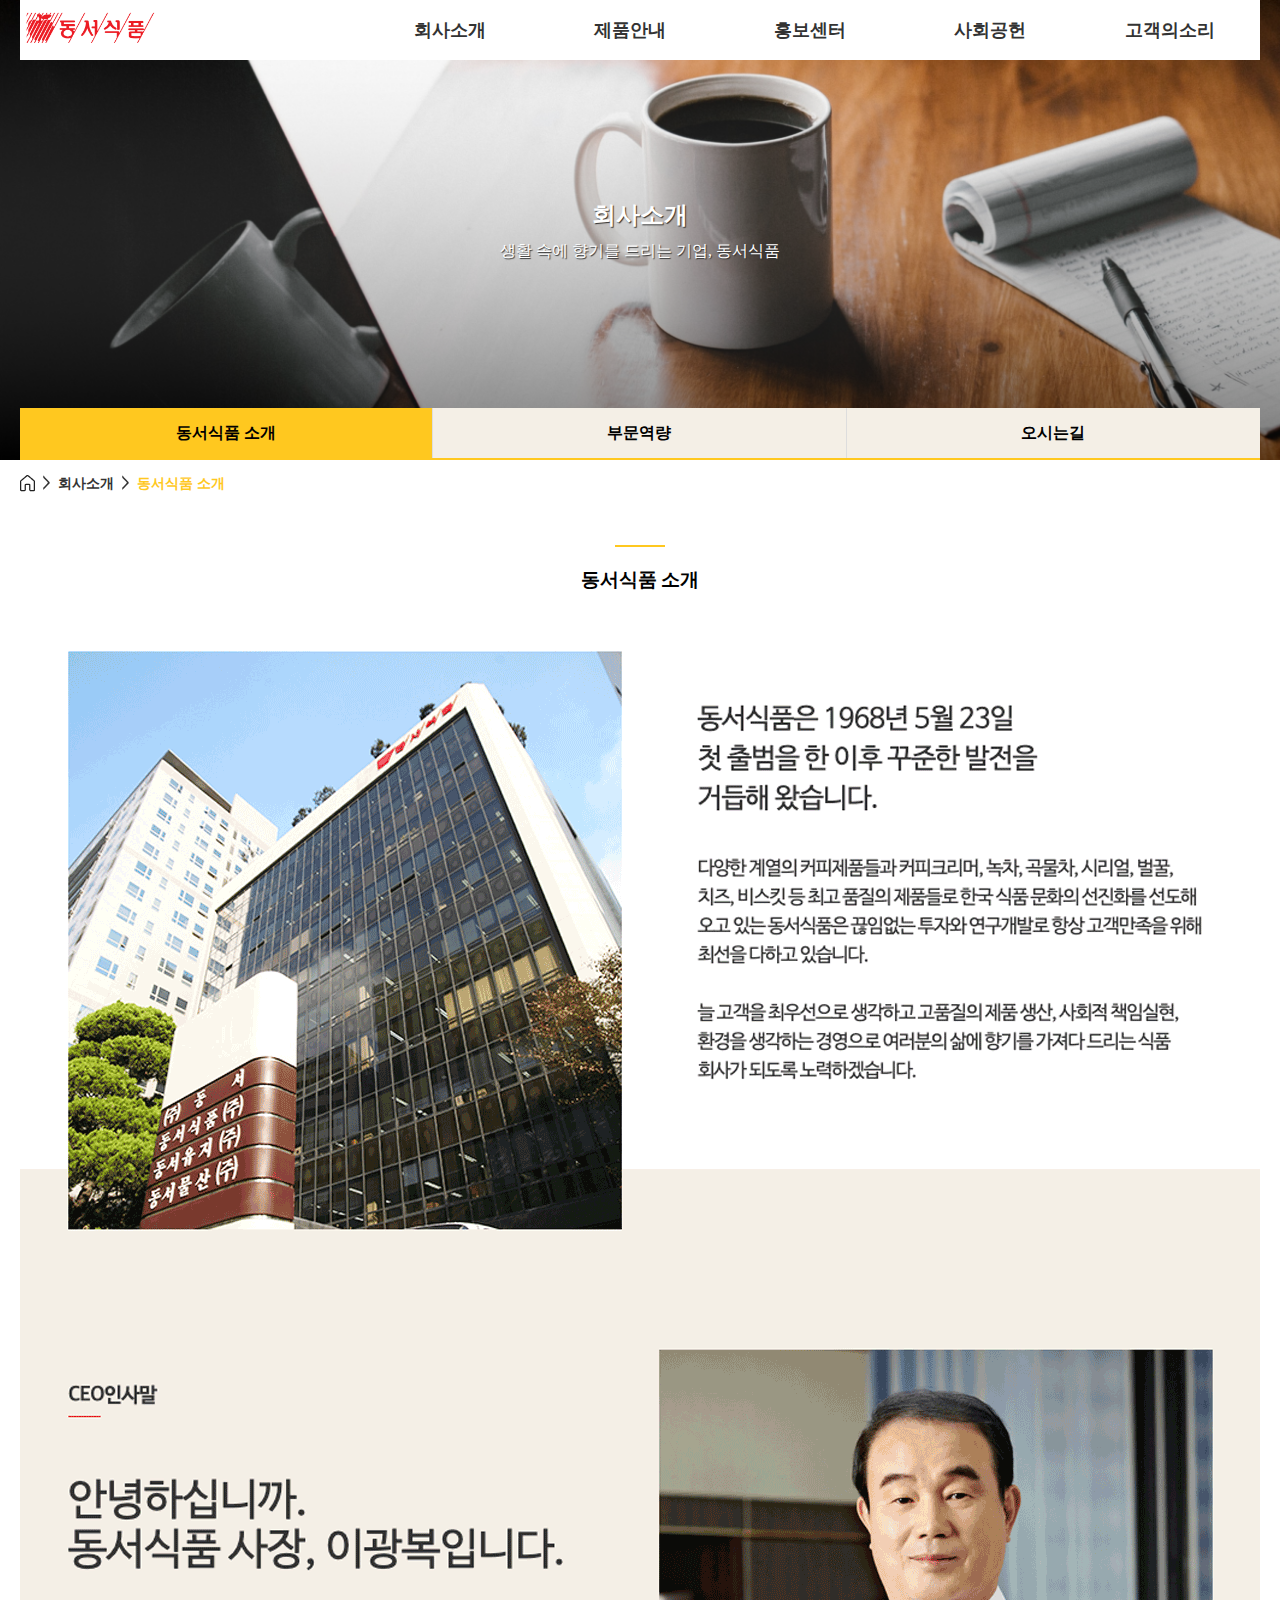
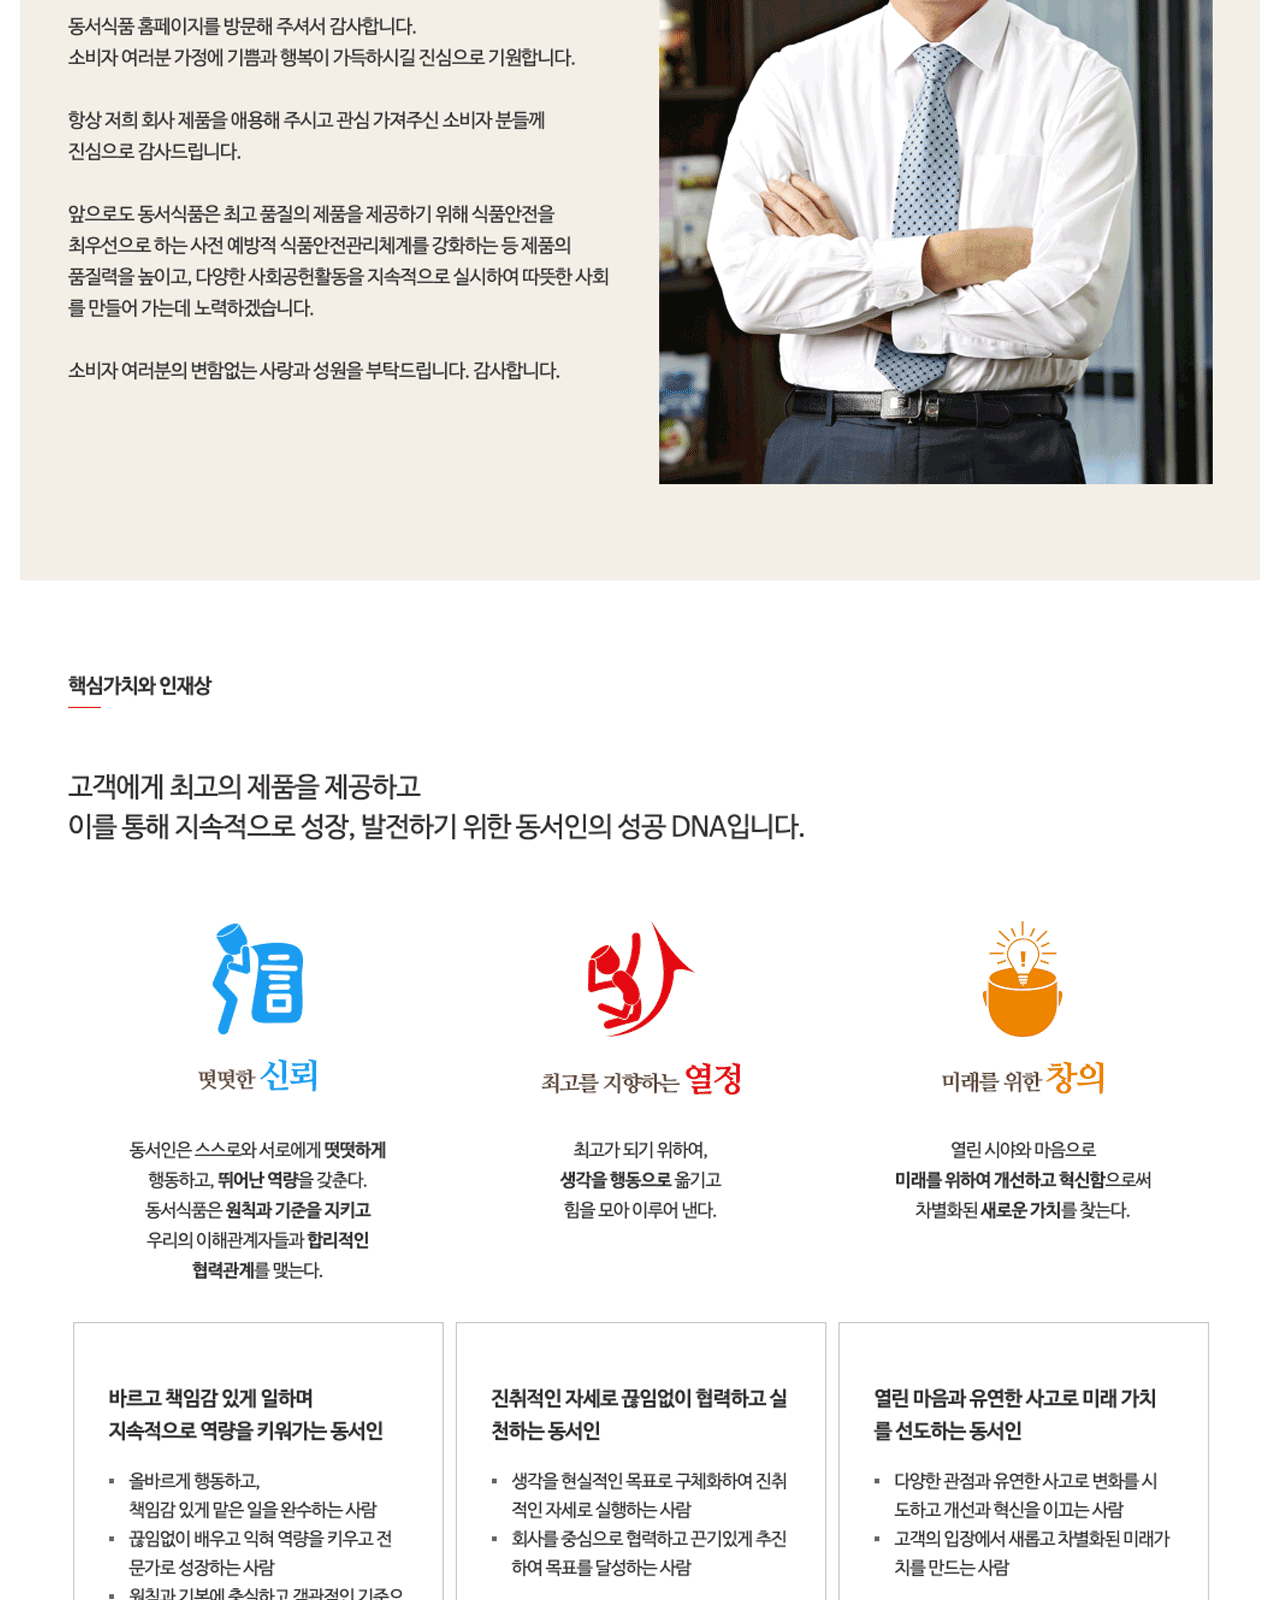
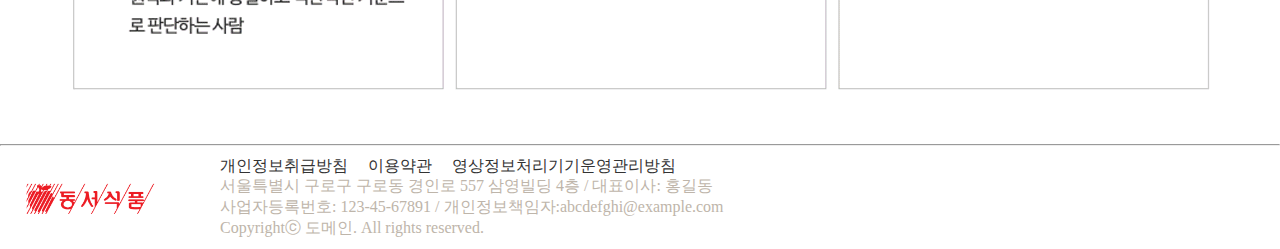
<file: 04company/company.html>
<!DOCTYPE html>
<html lang="ko">

<head>
    <meta charset="UTF-8">
    <meta name="viewport" content="width=device-width, initial-scale=1.0">
    <meta http-equiv="X-UA-Compatible" content="ie=edge">
    <title>company</title>
    <link rel="stylesheet" href="css/reset.css">
    <link rel="stylesheet" href="css/jquery.bxslider.css">
    <script src="js/jquery-3.1.1.min.js"></script>
    <script src="js/jquery.bxslider.js"></script>
    <script src="js/script.js"></script>

    <link rel="stylesheet" href="css/style.css">
    <link rel="stylesheet" href="css/responsive.css">
</head>
<body>
    <header class="">
      <div id="headerWrap">
        <div id="header" class="clearfix ">
            <div class="logo">
                <a href="index.html">
                    <img src="images/logo.png" alt="logo">
                </a>
            </div> <!-- .logo -->
            <div class="toggleMenu">
                <div class="bar1"></div>
                <div class="bar2"></div>
                <div class="bar3"></div>
            </div> <!-- .toggleMenu -->
            <nav id="main_menu">
                <ul class="clearfix">

                    <li class="main_txt"><a href="company.html">회사소개</a>
                      <ul class="sub_menu">
                        <li><a href="company.html?ms=0">동서식품 소개</a></li>
                        <li><a href="company.html?ms=1">부문역량</a></li>
                        <li><a href="company.html?ms=2">오시는길</a></li>
                      </ul>
                    </li>
                    <li class="main_txt"><a href="brand.html">제품안내</a>
                      <ul class="sub_menu">
                        <li><a href="brand.html?ms=0">브랜드</a></li>
                        <li><a href="brand.html?ms=1">제품소개</a></li>
                      </ul>
                    </li>
                    <li class="main_txt"><a href="promotion.html">홍보센터</a>
                      <ul class="sub_menu">
                        <li><a href="promotion.html?ms=0">뉴스</a></li>
                        <li><a href="promotion.html?ms=1">웹진삶의향기</a></li>
                        <li><a href="promotion.html?ms=2">커피클래스</a></li>
                      </ul>
                    </li>
                    <li class="main_txt"><a href="society.html">사회공헌</a>
                      <ul class="sub_menu">
                        <li><a href="society.html?ms=0">동서문학상</a></li>
                        <li><a href="society.html?ms=1">사랑의향기</a></li>
                        <li><a href="society.html?ms=2">꿈의도서관</a></li>
                      </ul>
                    </li>
                    <li class="main_txt"><a href="cs.html">고객의소리</a>
                      <ul class="sub_menu">
                        <li><a href="cs.html?ms=0">FAQ</a></li>
                        <li><a href="cs.html?ms=1">일반문의</a></li>
                        <li><a href="cs.html?ms=2">불편사항</a></li>
                      </ul>
                    </li>
                </ul>
            </nav>
        </div> <!-- #headerTop -->
      </div>
        <div class="subWrap">
          <div class="sub">
            <div class="sub_Txt">
                <h2>회사소개</h2>
                <p>생활 속에 향기를 드리는 기업, 동서식품</p>
            </div>
          </div>
        </div>
        <div class="sub_nav">
          <ul class="gnb clearfix">
            <li class="active">동서식품 소개</li>
            <li>부문역량</li>
            <li>오시는길</li>
          </ul>
        </div>



    </header>
    <div class="sub_category">
      <ul class="clearfix">
        <li><a href="#"><img src="images/home.png" alt=""></a></li>
        <li><img src="images/home2.png" alt=""></li>
        <li><a href="#">회사소개</a></li>
        <li><img src="images/home2.png" alt=""></li>
        <li><a href="#" class="title">동서식품 소개</a></li>
      </ul>
    </div>
    <!-- <div class="sub_section">
      <h3>동서식품 소개</h3>
      <img src="images/company01.png" alt="">
    </div> -->

    <div class="boxWrap">
      <div class="box1">
        <h3>동서식품 소개</h3>
        <img src="images/company01.png" alt="">
      </div>
      <div class="box2">
        <h3>부문역량</h3>
        <img src="images/capacity.png" alt="">
      </div>
      <div class="box3">
        <h3>오시는길</h3>
        <img src="images/location.png" alt="">
      </div>
    </div> <!-- boxWrap -->


    <footer>
      <hr style="width:100%">
        <div class="footerWrap clearfix">
            <div class="footerLogo">
                <a href="index.html">
                  <img src="images/logo.png" alt="logo">
                </a>
            </div>
            <div class="footerTxt">
              <div class="txt01">
                <ul class="clearfix">
                  <li><a href="">개인정보취급방침</a></li>
                  <li><a href="">이용약관</a></li>
                  <li><a href="">영상정보처리기기운영관리방침</a></li>
                </ul>
              </div>
              <div class="txt02">
                <p>서울특별시 구로구 구로동 경인로 557 삼영빌딩 4층 / 대표이사: 홍길동</p>
                <p>사업자등록번호: 123-45-67891 / 개인정보책임자:abcdefghi@example.com</p>
                <copyright>Copyrightⓒ 도메인. All rights reserved.</copyright>
              </div>
            </div> <!-- footerTxt -->
       </div> <!-- footerWrap -->
    </footer>

    <script>

      $(".gnb li").click(function(){
     let t = $(this).index();

      if (t == 0){
        $(".title").html("동서식품 소개");
      }else if(t == 1){
        $(".title").html("부문역량");
      }else if (t == 2){
        $(".title").html("오시는길");
      }
      });
    </script>
</body>
</html>
</file>
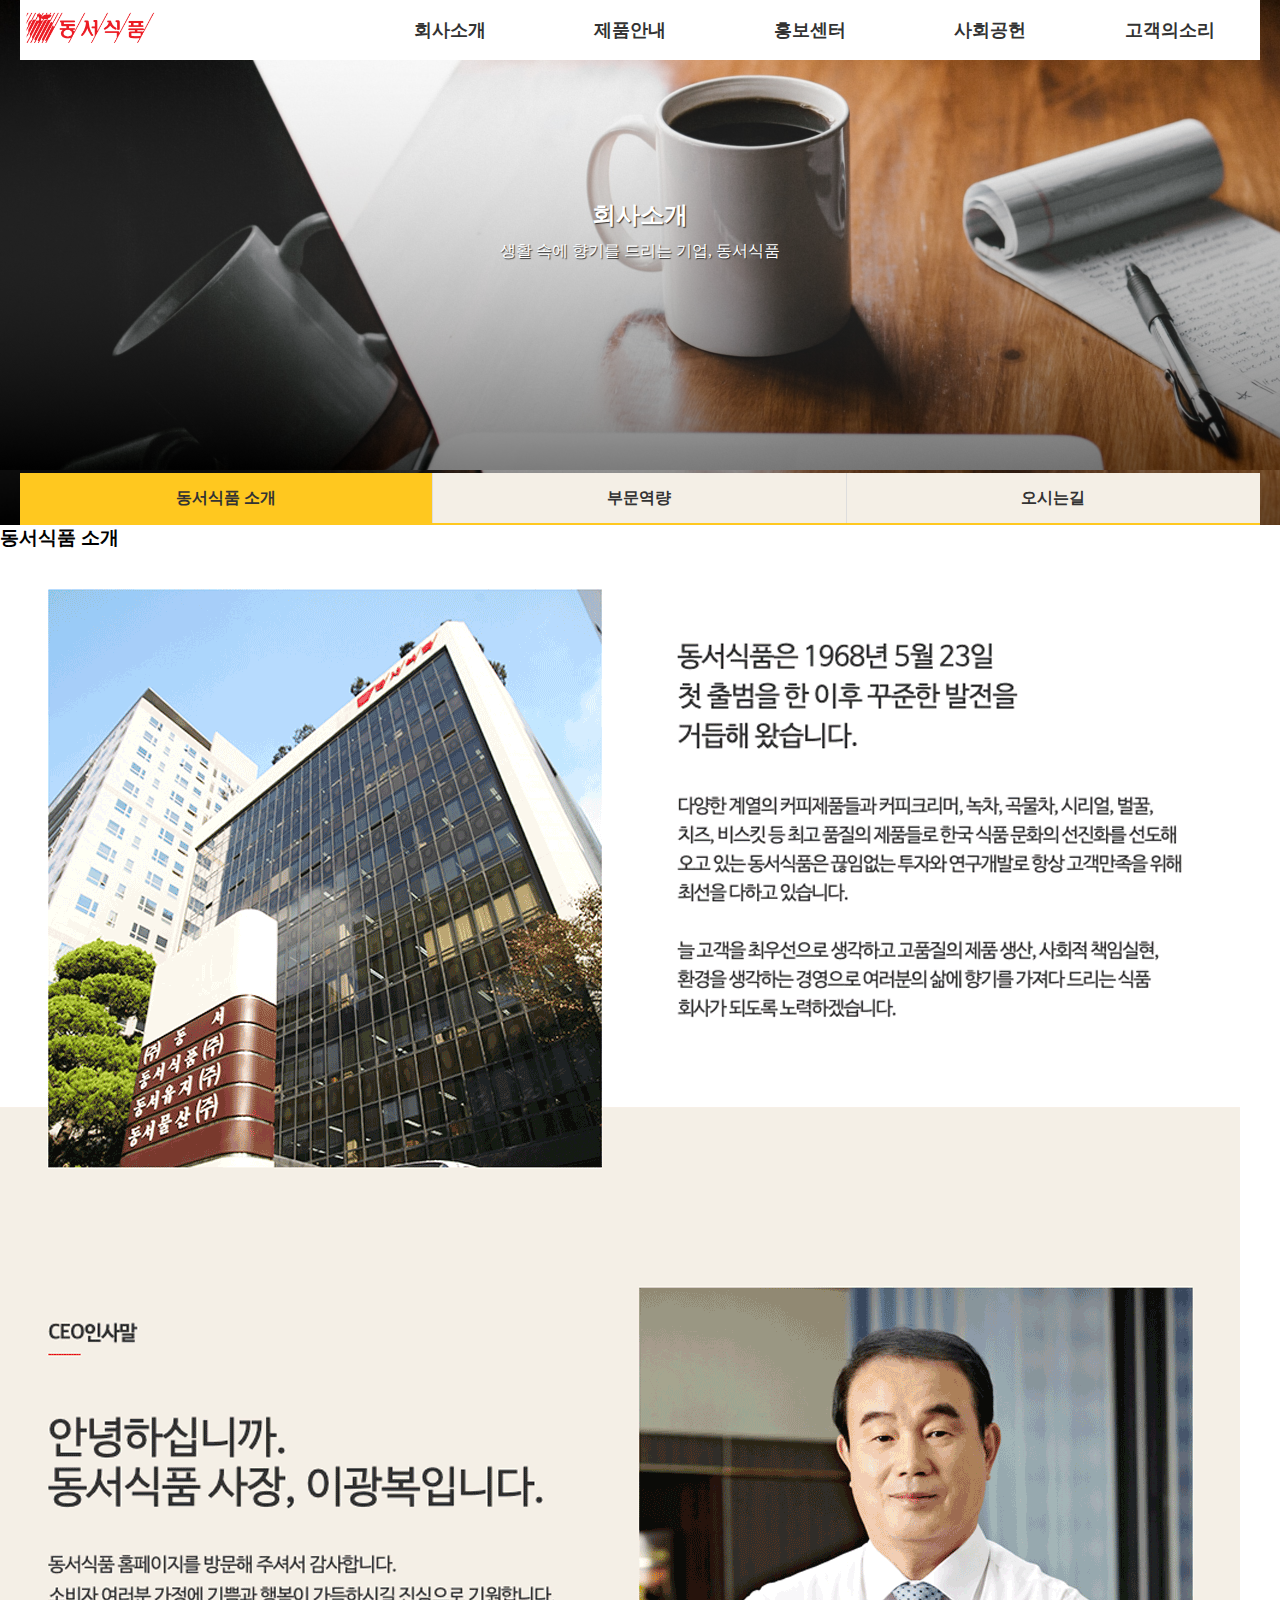
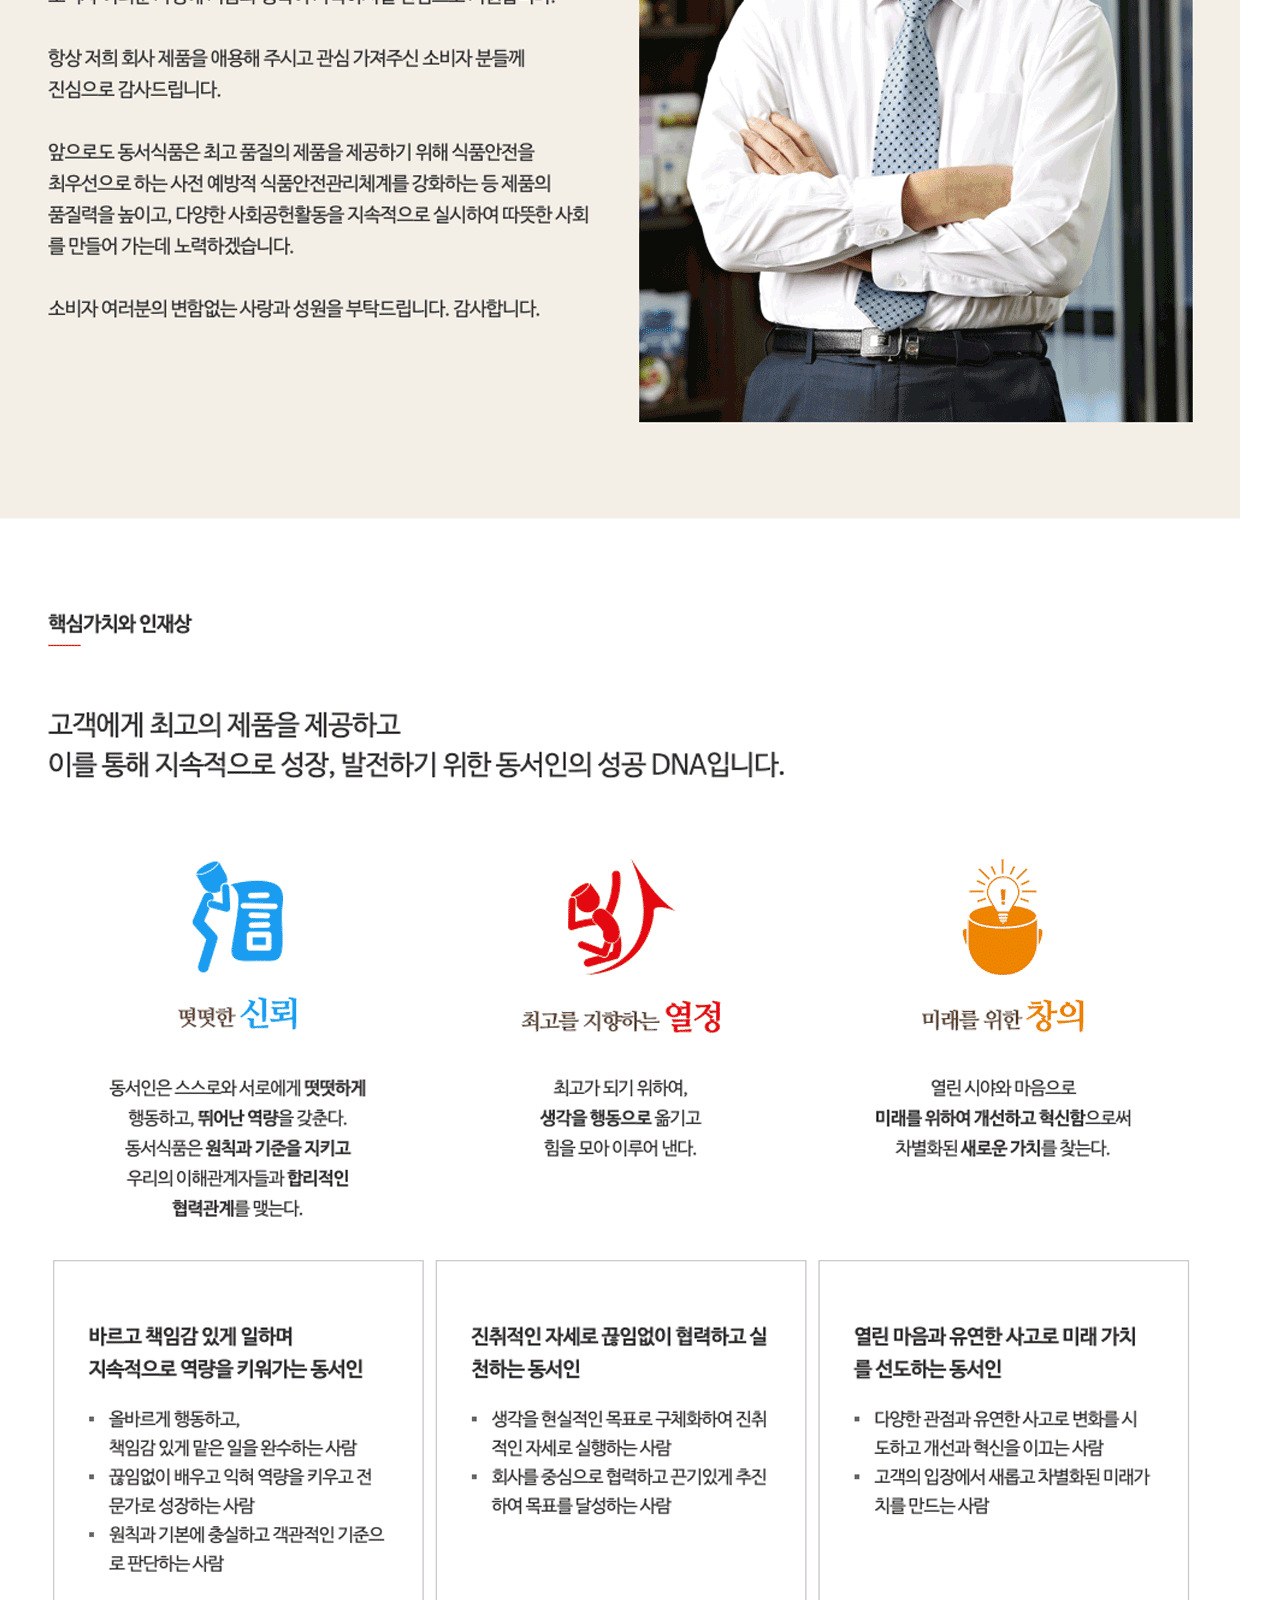
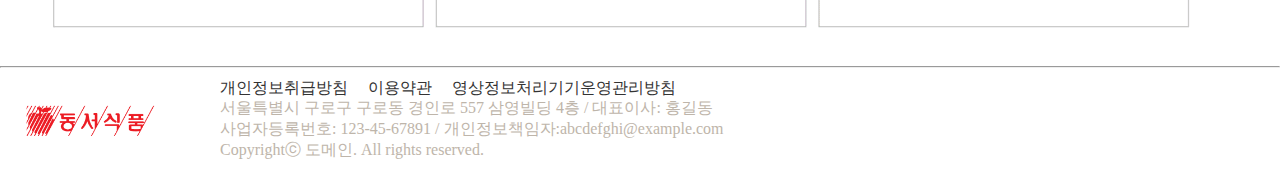
<file: 04company/company01.html>
<!DOCTYPE html>
<html lang="ko">

<head>
    <meta charset="UTF-8">
    <meta name="viewport" content="width=device-width, initial-scale=1.0">
    <meta http-equiv="X-UA-Compatible" content="ie=edge">
    <title>company</title>
    <link rel="stylesheet" href="css/reset.css">
    <link rel="stylesheet" href="css/jquery.bxslider.css">
    <script src="js/jquery-3.1.1.min.js"></script>
    <script src="js/jquery.bxslider.js"></script>
    <script src="js/script.js"></script>

    <link rel="stylesheet" href="css/style.css">
    <link rel="stylesheet" href="css/responsive.css">
</head>
<body>
    <header>
      <div id="headerWrap">
        <div id="header" class="clearfix ">
            <div class="logo">
                <a href="index.html">
                    <img src="images/logo.png" alt="logo">
                </a>
            </div> <!-- .logo -->
            <div class="toggleMenu">
                <div class="bar1"></div>
                <div class="bar2"></div>
                <div class="bar3"></div>
            </div> <!-- .toggleMenu -->
            <nav id="main_menu">
                <ul class="clearfix">
                    <li class="main_txt"><a href="company01.html">회사소개</a>
                      <ul class="sub_menu">
                          <li><a href="#">동서식품 소개</a></li>
                          <li><a href="#">부문역량</a></li>
                          <li><a href="#">오시는길</a></li>
                      </ul>
                    </li>
                    <li class="main_txt"><a href="#">제품안내</a>
                      <ul class="sub_menu">
                          <li><a href="#">브랜드</a></li>
                          <li><a href="#">제품소개</a></li>
                      </ul>
                    </li>
                    <li class="main_txt"><a href="#">홍보센터</a>
                      <ul class="sub_menu">
                          <li><a href="#">뉴스</a></li>
                          <li><a href="#">웹진삶의향기</a></li>
                          <li><a href="#">커피클래스</a></li>
                      </ul>
                    </li>
                    <li class="main_txt"><a href="#">사회공헌</a>
                      <ul class="sub_menu">
                          <li><a href="#">동서문학상</a></li>
                          <li><a href="#">사랑의향기</a></li>
                          <li><a href="#">꿈의도서관</a></li>
                      </ul>
                    </li>
                    <li class="main_txt"><a href="#">고객의소리</a>
                      <ul class="sub_menu">
                          <li><a href="#">FAQ</a></li>
                          <li><a href="#">일반문의</a></li>
                          <li><a href="#">불편사항</a></li>
                      </ul>
                    </li>
                </ul>
            </nav>
        </div> <!-- #headerTop -->
      </div>
        <div class="subWrap">
          <div class="sub">
            <img src="images/submain.png" alt="">
            <div class="sub_Txt">
                <h2>회사소개</h2>
                <p>생활 속에 향기를 드리는 기업, 동서식품</p>
            </div>
          </div>
        </div>
        <div class="sub_nav">
          <ul class="clearfix">
            <li class="active"><a href="#">동서식품 소개</a></li>
            <li><a href="#">부문역량</a></li>
            <li><a href="#">오시는길</a></li>
          </ul>
        </div>
        <div class="sub_category">
          <ul class="clearfix">
            <li><a href="#"><img src="images/home.png" alt=""></a></li>
            <li><img src="images/home2.png" alt=""></li>
            <li><a href="#">회사소개</a></li>
            <li><img src="images/home2.png" alt=""></li>
            <li><a href="#">동서식품 소개</a></li>
          </ul>
        </div>
    </header>
    <div class="sub_section">
      <h3>동서식품 소개</h3>
      <img src="images/company01.png" alt="">
    </div>



    <footer>
      <hr style="width:100%">
        <div class="footerWrap clearfix">
            <div class="footerLogo">
                <a href="index.html">
                  <img src="images/logo.png" alt="logo">
                </a>
            </div>
            <div class="footerTxt">
              <div class="txt01">
                <ul class="clearfix">
                  <li><a href="">개인정보취급방침</a></li>
                  <li><a href="">이용약관</a></li>
                  <li><a href="">영상정보처리기기운영관리방침</a></li>
                </ul>
              </div>
              <div class="txt02">
                <p>서울특별시 구로구 구로동 경인로 557 삼영빌딩 4층 / 대표이사: 홍길동</p>
                <p>사업자등록번호: 123-45-67891 / 개인정보책임자:abcdefghi@example.com</p>
                <copyright>Copyrightⓒ 도메인. All rights reserved.</copyright>
              </div>
            </div> <!-- footerTxt -->
       </div> <!-- footerWrap -->
    </footer>
</body>
</html>
</file>
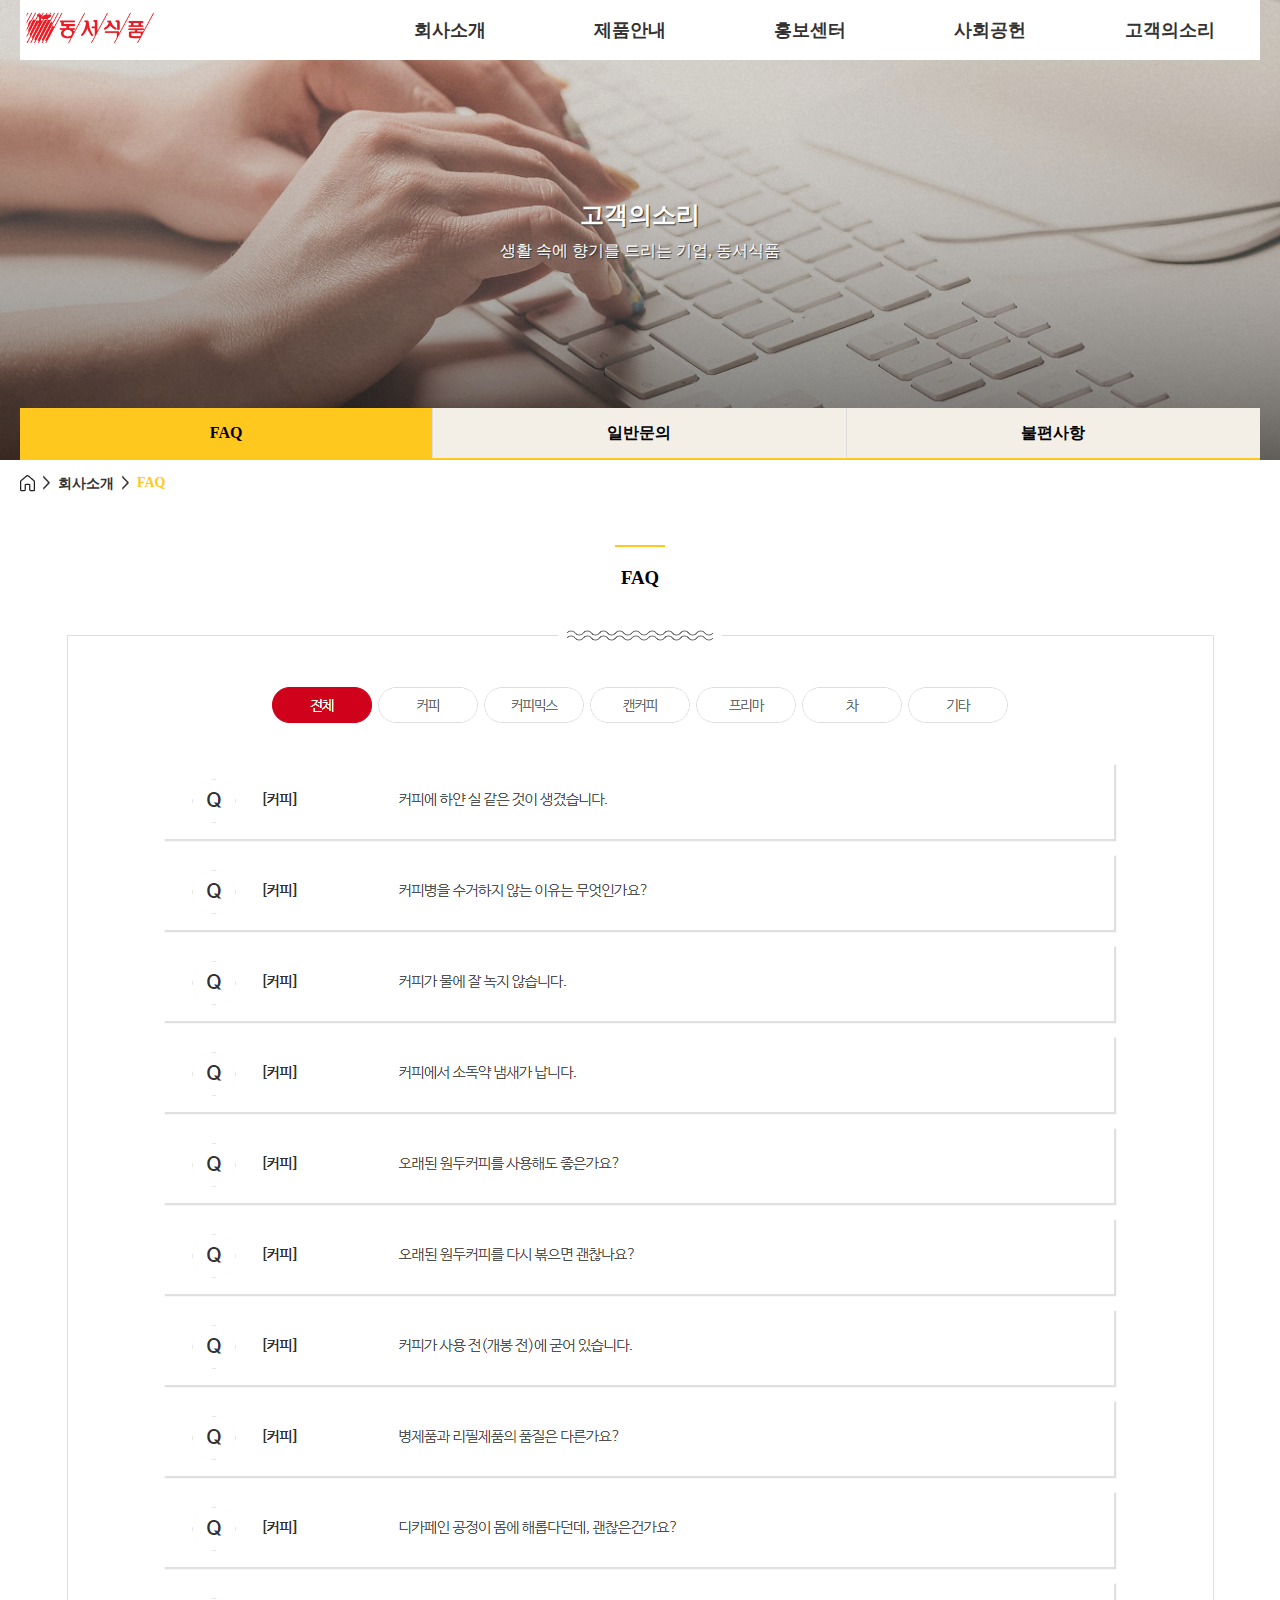
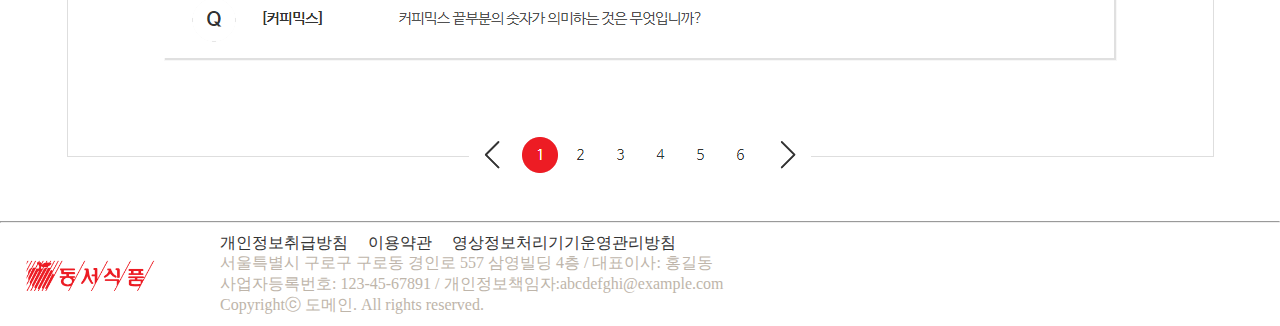
<file: 04company/cs.html>
<!DOCTYPE html>
<html lang="ko">

<head>
    <meta charset="UTF-8">
    <meta name="viewport" content="width=device-width, initial-scale=1.0">
    <meta http-equiv="X-UA-Compatible" content="ie=edge">
    <title>company</title>
    <link rel="stylesheet" href="css/reset.css">
    <link rel="stylesheet" href="css/jquery.bxslider.css">
    <script src="js/jquery-3.1.1.min.js"></script>
    <script src="js/jquery.bxslider.js"></script>
    <script src="js/script.js"></script>

    <link rel="stylesheet" href="css/style.css">
    <link rel="stylesheet" href="css/responsive.css">
</head>
<body>
    <header class="cs">
      <div id="headerWrap">
        <div id="header" class="clearfix ">
            <div class="logo">
                <a href="index.html">
                    <img src="images/logo.png" alt="logo">
                </a>
            </div> <!-- .logo -->
            <div class="toggleMenu">
                <div class="bar1"></div>
                <div class="bar2"></div>
                <div class="bar3"></div>
            </div> <!-- .toggleMenu -->
            <nav id="main_menu">
                <ul class="clearfix">

                    <li class="main_txt"><a href="company.html">회사소개</a>
                      <ul class="sub_menu">
                        <li><a href="company.html?ms=0">동서식품 소개</a></li>
                        <li><a href="company.html?ms=1">부문역량</a></li>
                        <li><a href="company.html?ms=2">오시는길</a></li>
                      </ul>
                    </li>
                    <li class="main_txt"><a href="brand.html">제품안내</a>
                      <ul class="sub_menu">
                        <li><a href="brand.html?ms=0">브랜드</a></li>
                        <li><a href="brand.html?ms=1">제품소개</a></li>
                      </ul>
                    </li>
                    <li class="main_txt"><a href="promotion.html">홍보센터</a>
                      <ul class="sub_menu">
                        <li><a href="promotion.html?ms=0">뉴스</a></li>
                        <li><a href="promotion.html?ms=1">웹진삶의향기</a></li>
                        <li><a href="promotion.html?ms=2">커피클래스</a></li>
                      </ul>
                    </li>
                    <li class="main_txt"><a href="society.html">사회공헌</a>
                      <ul class="sub_menu">
                        <li><a href="society.html?ms=0">동서문학상</a></li>
                        <li><a href="society.html?ms=1">사랑의향기</a></li>
                        <li><a href="society.html?ms=2">꿈의도서관</a></li>
                      </ul>
                    </li>
                    <li class="main_txt"><a href="cs.html">고객의소리</a>
                      <ul class="sub_menu">
                        <li><a href="cs.html?ms=0">FAQ</a></li>
                        <li><a href="cs.html?ms=1">일반문의</a></li>
                        <li><a href="cs.html?ms=2">불편사항</a></li>
                      </ul>
                    </li>
                </ul>
            </nav>
        </div> <!-- #headerTop -->
      </div>
        <div class="subWrap">
          <div class="sub">
            <div class="sub_Txt">
                <h2>고객의소리</h2>
                <p>생활 속에 향기를 드리는 기업, 동서식품</p>
            </div>
          </div>
        </div>
        <div class="sub_nav">
          <ul class="gnb clearfix">
            <li class="active">FAQ</li>
            <li>일반문의</li>
            <li>불편사항</li>
          </ul>
        </div>



    </header>
    <div class="sub_category">
      <ul class="clearfix">
        <li><a href="#"><img src="images/home.png" alt=""></a></li>
        <li><img src="images/home2.png" alt=""></li>
        <li><a href="#">회사소개</a></li>
        <li><img src="images/home2.png" alt=""></li>
        <li><a href="#" class="title">FAQ</a></li>
      </ul>
    </div>
    <!-- <div class="sub_section">
      <h3>동서식품 소개</h3>
      <img src="images/company01.png" alt="">
    </div> -->

    <div class="boxWrap">
      <div class="box1">
        <h3>FAQ</h3>
        <img src="images/faq.png" alt="">
      </div>
      <div class="box2">
        <h3>일반문의</h3>
        <img src="images/complain.png" alt="">
      </div>
      <div class="box3">
        <h3>불편사항</h3>
        <img src="images/customer.png" alt="">
      </div>
    </div> <!-- boxWrap -->


    <footer>
      <hr style="width:100%">
        <div class="footerWrap clearfix">
            <div class="footerLogo">
                <a href="index.html">
                  <img src="images/logo.png" alt="logo">
                </a>
            </div>
            <div class="footerTxt">
              <div class="txt01">
                <ul class="clearfix">
                  <li><a href="">개인정보취급방침</a></li>
                  <li><a href="">이용약관</a></li>
                  <li><a href="">영상정보처리기기운영관리방침</a></li>
                </ul>
              </div>
              <div class="txt02">
                <p>서울특별시 구로구 구로동 경인로 557 삼영빌딩 4층 / 대표이사: 홍길동</p>
                <p>사업자등록번호: 123-45-67891 / 개인정보책임자:abcdefghi@example.com</p>
                <copyright>Copyrightⓒ 도메인. All rights reserved.</copyright>
              </div>
            </div> <!-- footerTxt -->
       </div> <!-- footerWrap -->
    </footer>

    <script>
    $(".gnb li").click(function(){
   let t = $(this).index();

      if (t == 0){
        $(".title").html("FAQ");
      }else if(t == 1){
        $(".title").html("일반문의");
      }else if (t == 2){
        $(".title").html("불편사항");
      }
      });
    </script>
</body>
</html>
</file>
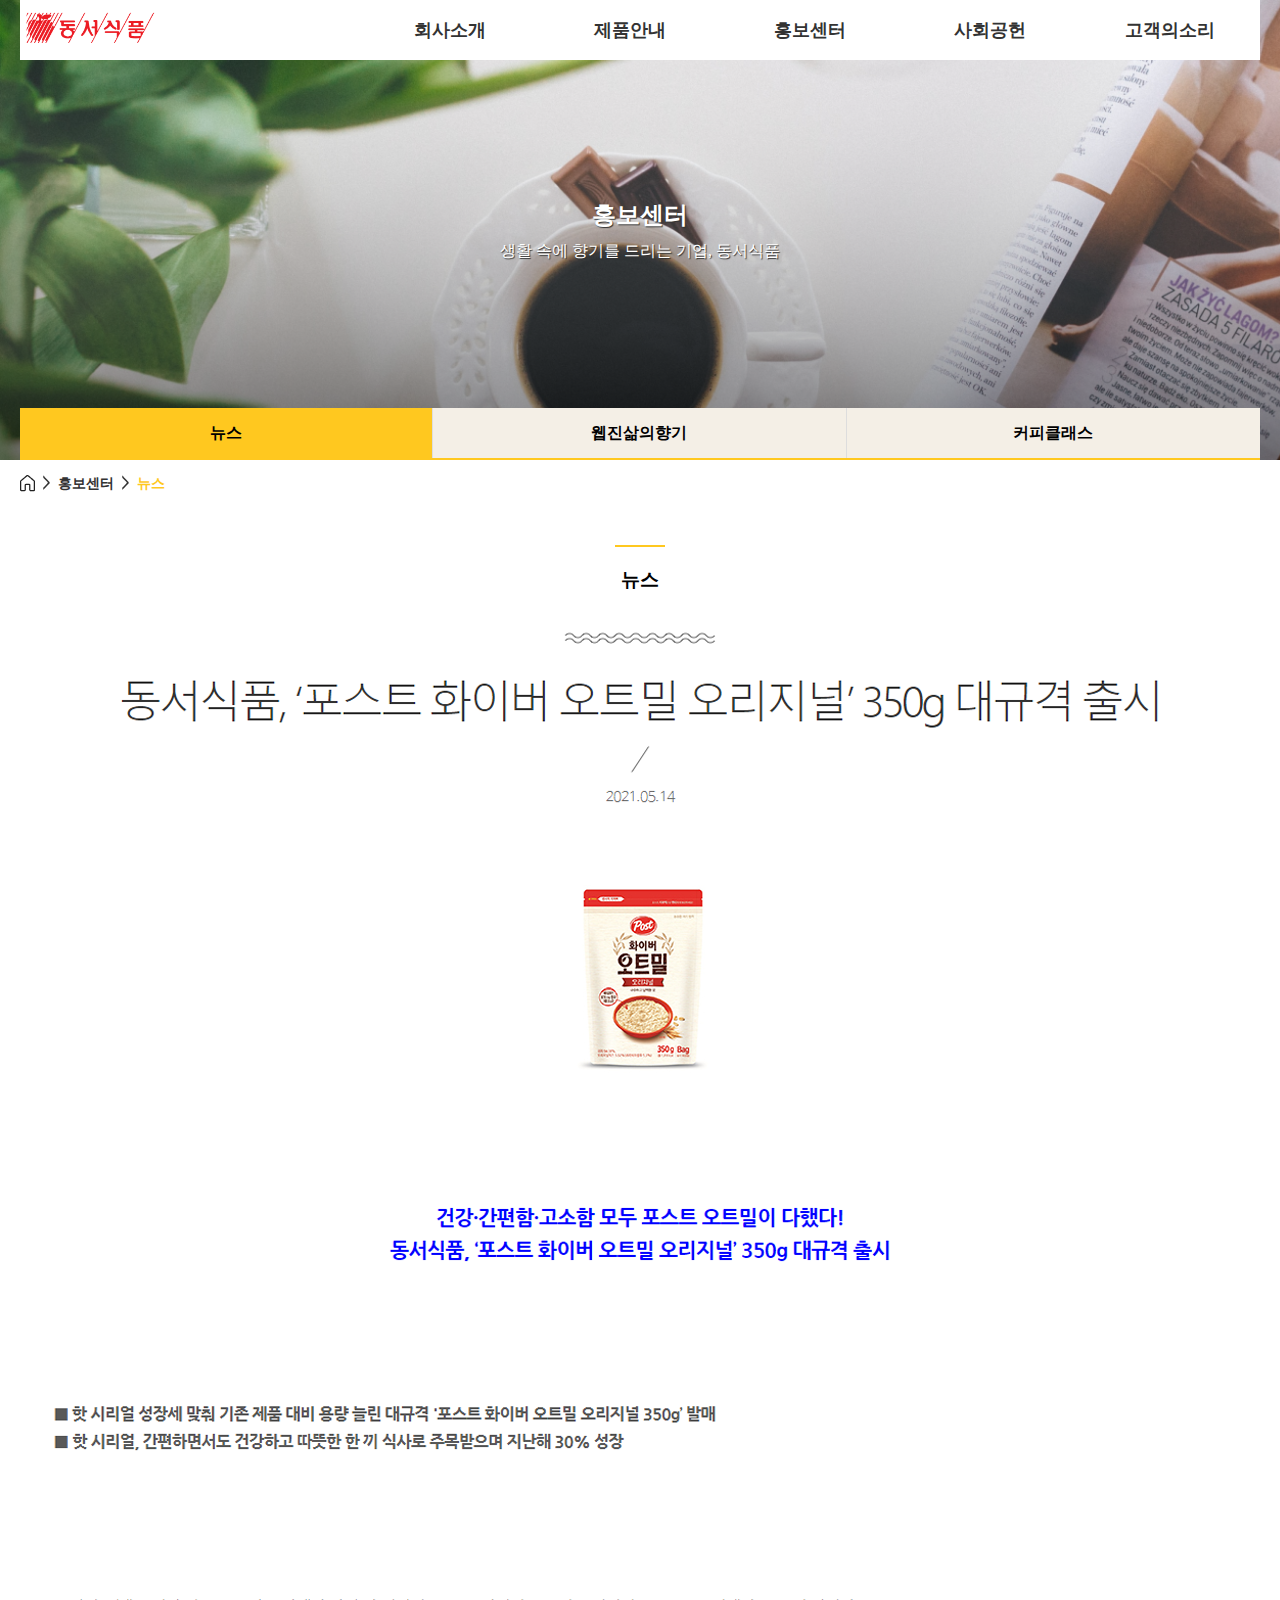
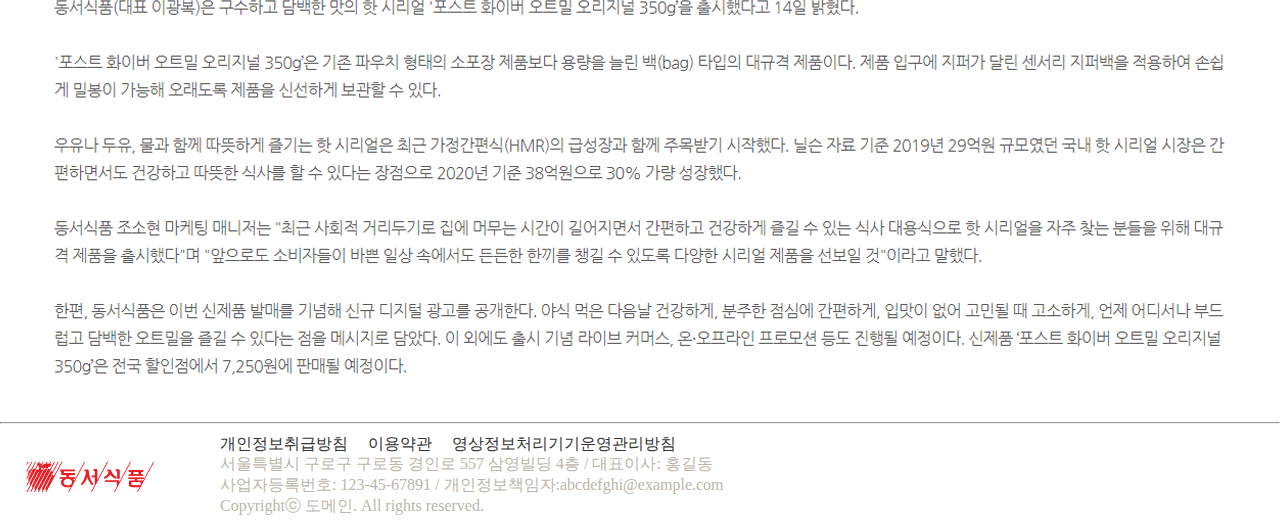
<file: 04company/promotion.html>
<!DOCTYPE html>
<html lang="ko">

<head>
    <meta charset="UTF-8">
    <meta name="viewport" content="width=device-width, initial-scale=1.0">
    <meta http-equiv="X-UA-Compatible" content="ie=edge">
    <title>company</title>
    <link rel="stylesheet" href="css/reset.css">
    <link rel="stylesheet" href="css/jquery.bxslider.css">
    <script src="js/jquery-3.1.1.min.js"></script>
    <script src="js/jquery.bxslider.js"></script>
    <script src="js/script.js"></script>

    <link rel="stylesheet" href="css/style.css">
    <link rel="stylesheet" href="css/responsive.css">
</head>
<body>
    <header class="promotion">
      <div id="headerWrap">
        <div id="header" class="clearfix ">
            <div class="logo">
                <a href="index.html">
                    <img src="images/logo.png" alt="logo">
                </a>
            </div> <!-- .logo -->
            <div class="toggleMenu">
                <div class="bar1"></div>
                <div class="bar2"></div>
                <div class="bar3"></div>
            </div> <!-- .toggleMenu -->
            <nav id="main_menu">
                <ul class="clearfix">

                    <li class="main_txt"><a href="company.html">회사소개</a>
                      <ul class="sub_menu">
                        <li><a href="company.html?ms=0">동서식품 소개</a></li>
                        <li><a href="company.html?ms=1">부문역량</a></li>
                        <li><a href="company.html?ms=2">오시는길</a></li>
                      </ul>
                    </li>
                    <li class="main_txt"><a href="brand.html">제품안내</a>
                      <ul class="sub_menu">
                        <li><a href="brand.html?ms=0">브랜드</a></li>
                        <li><a href="brand.html?ms=1">제품소개</a></li>
                      </ul>
                    </li>
                    <li class="main_txt"><a href="promotion.html">홍보센터</a>
                      <ul class="sub_menu">
                        <li><a href="promotion.html?ms=0">뉴스</a></li>
                        <li><a href="promotion.html?ms=1">웹진삶의향기</a></li>
                        <li><a href="promotion.html?ms=2">커피클래스</a></li>
                      </ul>
                    </li>
                    <li class="main_txt"><a href="society.html">사회공헌</a>
                      <ul class="sub_menu">
                        <li><a href="society.html?ms=0">동서문학상</a></li>
                        <li><a href="society.html?ms=1">사랑의향기</a></li>
                        <li><a href="society.html?ms=2">꿈의도서관</a></li>
                      </ul>
                    </li>
                    <li class="main_txt"><a href="cs.html">고객의소리</a>
                      <ul class="sub_menu">
                        <li><a href="cs.html?ms=0">FAQ</a></li>
                        <li><a href="cs.html?ms=1">일반문의</a></li>
                        <li><a href="cs.html?ms=2">불편사항</a></li>
                      </ul>
                    </li>
                </ul>
            </nav>
        </div> <!-- #headerTop -->
      </div>
        <div class="subWrap">
          <div class="sub">
            <div class="sub_Txt">
                <h2>홍보센터</h2>
                <p>생활 속에 향기를 드리는 기업, 동서식품</p>
            </div>
          </div>
        </div>
        <div class="sub_nav">
          <ul class="gnb clearfix">
            <li class="active">뉴스</li>
            <li>웹진삶의향기</li>
            <li>커피클래스</li>
          </ul>
        </div>



    </header>
    <div class="sub_category">
      <ul class="clearfix">
        <li><a href="#"><img src="images/home.png" alt=""></a></li>
        <li><img src="images/home2.png" alt=""></li>
        <li><a href="#">홍보센터</a></li>
        <li><img src="images/home2.png" alt=""></li>
        <li><a href="#" class="title">뉴스</a></li>
      </ul>
    </div>
    <!-- <div class="sub_section">
      <h3>동서식품 소개</h3>
      <img src="images/company01.png" alt="">
    </div> -->

    <div class="boxWrap">
      <div class="box1">
        <h3>뉴스</h3>
        <img src="images/news.png" alt="">
      </div>
      <div class="box2">
        <h3>웹진삶의향기</h3>
        <img src="images/webzine.png" alt="">
      </div>
      <div class="box3">
        <h3>커피클래스</h3>
        <img src="images/coffeeclass.png" alt="">
      </div>
    </div> <!-- boxWrap -->


    <footer>
      <hr style="width:100%">
        <div class="footerWrap clearfix">
            <div class="footerLogo">
                <a href="index.html">
                  <img src="images/logo.png" alt="logo">
                </a>
            </div>
            <div class="footerTxt">
              <div class="txt01">
                <ul class="clearfix">
                  <li><a href="">개인정보취급방침</a></li>
                  <li><a href="">이용약관</a></li>
                  <li><a href="">영상정보처리기기운영관리방침</a></li>
                </ul>
              </div>
              <div class="txt02">
                <p>서울특별시 구로구 구로동 경인로 557 삼영빌딩 4층 / 대표이사: 홍길동</p>
                <p>사업자등록번호: 123-45-67891 / 개인정보책임자:abcdefghi@example.com</p>
                <copyright>Copyrightⓒ 도메인. All rights reserved.</copyright>
              </div>
            </div> <!-- footerTxt -->
       </div> <!-- footerWrap -->
    </footer>

    <script>
    $(".gnb li").click(function(){
   let t = $(this).index();

      if (t == 0){
        $(".title").html("뉴스");
      }else if(t == 1){
        $(".title").html("웹진삶의향기");
      }else if (t == 2){
        $(".title").html("커피클래스");
      }
      });
    </script>
</body>
</html>
</file>
<file: 01himedia/css/style.css>
@charset "utf-8";

/* header */
body {min-width: 980px;}
.utilwrap {border-bottom: 1px solid #ccc;}
.util {width:980px;
       margin:0 auto;}
.umenu {.width: 330px; 
        float:right;}
.umenu li {float: left;
           padding:0 10px;
           position: relative;}
.umenu li:last-child{padding-right: 0;}
.umenu li a {display: block;
            line-height: 35px;
            font-size:12px;}
.umenu li:after {content:"";
                position: absolute;
                width:1px;
                height:10px;
                background:#CCC;
                right: 0;
                top:12px;}
.umenu li:last-child:after{content:"";
                           display:none;}
#header h1 {text-align: center;}
.gnbwrap {background:#1d5da4;}
.gnbmenu {width:980px;
          margin: 0 auto;}
.gnbmenu li {float:left;
             width: calc(100% / 6);
             border-left: 1px solid #a2c0e0;}
.gnbmenu li:last-child{border-right: 1px solid #a2c0e0;}
.gnbmenu li a {display: block;
               line-height: 40px;
               text-align: center;
               color:white;}
.gnbmenu li a:hover{color:orange; background:blue;}

/* visual wrap */
.visualwrap {height: 400px;
             /* background-color: #223a6a;
             background-image: url(../images/main_bg01.jpg);
             background-position: center;
             background-repeat: no-repeat; */
             background: #223a6a url(../images/main_bg01.jpg)
             no-repeat center;
             overflow: hidden}
            /* vimg2 이미지 크기가 영역을 벗어남 
            overflow: hidden 할 경우 영역에 맞게 잘라냄 */
.visual {width:980px;
         height: 400px;
         margin: 0 auto;
         position: relative;}
.visual .vimg1, 
.visual .vimg2 {position: absolute;}
.visual .vimg1 {right: 0;top: -10px;}
.visual .vimg2 {left: 0;top: 76px;}

/* section */
.section {background-color: #eee;}
.banner {width:980px;
        margin:0 auto;}
.banner li {float:left;
            width: calc(100% / 5);
            padding-top:10px;}
.banner li a {display: block;
              height: 196px;
              text-align: center;
              color:white;}
.banner li:nth-child(1){background: #7c99b9;}
.banner li:nth-child(2){background: #4f74a1;}
.banner li:nth-child(3){background: #4b8ce0;}
.banner li:nth-child(4){background: #3db5f3;}
.banner li:nth-child(5){background: #95c8ff;}

/* contwrap 1st */
.contwrap1st {width:980px;
             margin:0 auto;}
.contwrap1st li {float:left;
                 width:310px;
                 margin-right: 25px;}
.contwrap1st li:last-child {margin-right: 0;}
.contwrap1st li .body {padding: 10px 20px 10px 20px;
                       border: 1px solid #ccc;
                       border-top: 0 none;}
.contwrap1st img {display: block;}

/* contWrap 2st  */
.contWrap2st {width: 980px;
              margin: 0 auto;}
.contWrap2st li {float: left;
                 width: 310px;
                 margin-right: 25px;
                 border: 1px solid #ccc;
                 padding: 20px;
                 position: relative;
                 overflow: hidden;}
.contWrap2st li:last-child {margin-right: 0;}
.contWrap2st img{position: absolute;
                 right: -50px;}
.contWrap2st .body {width:150px;} 
.contWrap2st .body a {color:#4b8ce0;
                      font-size: 14px;}

/* footer */
#footer {background: #eee;}
.footerTopWrap {background: #ccc;}
.footerTop {width: 980px;
            margin: 0 auto;}
.footerTop ul {float: left;
              overflow: hidden}
.footerTop li {float:left;
               position: relative;}
.footerTop li a {display: block;
                 padding: 0 20px;
                 line-height: 40px;}
.footerTop li:first-child a {padding-left:0;}
.footerTop li:after {content:"";
                     position: absolute;
                     width: 1px;
                     height: 10px;
                     background: #000;
                     right:-1px;
                     top: 15px;}
.footerBottom {width: 980px;
               margin: 0 auto;
               padding: 20px 0;}
.footerBottom h3 {float: left;
                  margin-right: 20px;}
.footerBottom .copy {float: left;}


/* common */
.mb5 {margin-bottom: 5px !important;}
.mb10 {margin-bottom: 10px !important;}
.mb15 {margin-bottom: 15px !important;}
.mb20 {margin-bottom: 20px !important;}
.mb30 {margin-bottom: 30px !important;}
</file>
<file: 02college/css/colorbox.css>
/*
    Colorbox Core Style:
    The following CSS is consistent between example themes and should not be altered.
*/
#colorbox, #cboxOverlay, #cboxWrapper{position:absolute; top:0; left:0; z-index:9999; overflow:hidden; -webkit-transform: translate3d(0,0,0);}
#cboxWrapper {max-width:none;}
#cboxOverlay{position:fixed; width:100%; height:100%;}
#cboxMiddleLeft, #cboxBottomLeft{clear:left;}
#cboxContent{position:relative;}
#cboxLoadedContent{overflow:auto; -webkit-overflow-scrolling: touch;}
#cboxTitle{margin:0;}
#cboxLoadingOverlay, #cboxLoadingGraphic{position:absolute; top:0; left:0; width:100%; height:100%;}
#cboxPrevious, #cboxNext, #cboxClose, #cboxSlideshow{cursor:pointer;}
.cboxPhoto{float:left; margin:auto; border:0; display:block; max-width:none; -ms-interpolation-mode:bicubic;}
.cboxIframe{width:100%; height:100%; display:block; border:0; padding:0; margin:0;}
#colorbox, #cboxContent, #cboxLoadedContent{box-sizing:content-box; -moz-box-sizing:content-box; -webkit-box-sizing:content-box;}

/* 
    User Style:
    Change the following styles to modify the appearance of Colorbox.  They are
    ordered & tabbed in a way that represents the nesting of the generated HTML.
*/
#cboxOverlay{background:#000; opacity: 0.9; filter: alpha(opacity = 90);}
#colorbox{outline:0;}
    #cboxTopLeft{width:14px; height:14px; background:url(images/controls.png) no-repeat 0 0;}
    #cboxTopCenter{height:14px; background:url(images/border.png) repeat-x top left;}
    #cboxTopRight{width:14px; height:14px; background:url(images/controls.png) no-repeat -36px 0;}
    #cboxBottomLeft{width:14px; height:43px; background:url(images/controls.png) no-repeat 0 -32px;}
    #cboxBottomCenter{height:43px; background:url(images/border.png) repeat-x bottom left;}
    #cboxBottomRight{width:14px; height:43px; background:url(images/controls.png) no-repeat -36px -32px;}
    #cboxMiddleLeft{width:14px; background:url(images/controls.png) repeat-y -175px 0;}
    #cboxMiddleRight{width:14px; background:url(images/controls.png) repeat-y -211px 0;}
    #cboxContent{background:#fff; overflow:visible;}
        .cboxIframe{background:#fff;}
        #cboxError{padding:50px; border:1px solid #ccc;}
        #cboxLoadedContent{margin-bottom:5px;}
        #cboxLoadingOverlay{background:url(images/loading_background.png) no-repeat center center;}
        #cboxLoadingGraphic{background:url(images/loading.gif) no-repeat center center;}
        #cboxTitle{position:absolute; bottom:-25px; left:0; text-align:center; width:100%; font-weight:bold; color:#7C7C7C;}
        #cboxCurrent{position:absolute; bottom:-25px; left:58px; font-weight:bold; color:#7C7C7C;}

        /* these elements are buttons, and may need to have additional styles reset to avoid unwanted base styles */
        #cboxPrevious, #cboxNext, #cboxSlideshow, #cboxClose {border:0; padding:0; margin:0; overflow:visible;  position:absolute; bottom:-29px; background:url(images/controls.png) no-repeat 0px 0px; width:23px; height:23px; text-indent:-9999px;}
        
        /* avoid outlines on :active (mouseclick), but preserve outlines on :focus (tabbed navigating) */
        #cboxPrevious:active, #cboxNext:active, #cboxSlideshow:active, #cboxClose:active {outline:0;}

        #cboxPrevious{left:0px; background-position: -51px -25px;}
        #cboxPrevious:hover{background-position:-51px 0px;}
        #cboxNext{left:27px; background-position:-75px -25px;}
        #cboxNext:hover{background-position:-75px 0px;}
        #cboxClose{right:0; background-position:-100px -25px;}
        #cboxClose:hover{background-position:-100px 0px;}

        .cboxSlideshow_on #cboxSlideshow{background-position:-125px 0px; right:27px;}
        .cboxSlideshow_on #cboxSlideshow:hover{background-position:-150px 0px;}
        .cboxSlideshow_off #cboxSlideshow{background-position:-150px -25px; right:27px;}
        .cboxSlideshow_off #cboxSlideshow:hover{background-position:-125px 0px;}
</file>
<file: 02college/css/style.css>
@charset "utf-8";

.header {width: 100%;}
.utilWrap {width: 100%;
           background: #0044af;}
.menu {width: 1200px;
       margin: 0 auto;
       position: relative;}
.right {position: absolute;
        right: 0;
        top:10px;}
.menu .left li {float: left;
                width: 120px;
                padding: 12px 0;
                text-align: center;
                margin-left:2px;}
.menu .left li:nth-child(1) {background: #fff;}
.menu .left li:nth-child(2) {background: #00163b;}
.menu .left li:nth-child(3) {background: #00163b;}
.menu .left li:nth-child(1) a {color:#6c6c6c;}
.menu .left li:nth-child(2) a {color:#fff;}
.menu .left li:nth-child(3) a {color:#fff;}
.menu .right li {display: inline;}
.menu .right li a {color:#fff;
                   margin-left:12px;}

.nav {width: 100%;
      height: 120px;}
.nav .logo {width: 1200px;
            margin: 0 auto;
            position: relative;
            top:30px;}
.nav .logo img {float: left;}
.nav .logo h1,
.nav .logo p {color:#6b6b6b;}
.nav .logo h1:after {content: "";
                    display: block;
                    width: 230px;
                    height: 1px;
                    background: #d2d2d2;}
.navRight {position: absolute;
          right: 0;
          top:20px;}
.nav .navRight li {display: inline;}
.nav .navRight li img {float:right;
                       position: relative;
                       bottom:10px;}
.nav .navRight li a {margin-left:50px;
                     color:#474747;}

/*contents*/
#contents {height: 1300px;
          background-image: url(../images/bg_dot.gif),
          url(../images/main_bg.jpg);
          background-repeat: repeat, no-repeat;
          background-position: center;
          background-size: auto,cover;
          padding: 100px 0;}
#contents .titleWrap {width: 1200px;
                      height: 260px;
                      .background: violet;
                      margin: 0 auto;
                      margin-top:-100px;
                      margin-bottom: 60px;
                      position: relative;}
#contents .titleWrap .titleL {float:left;
                             margin-top: 70px;}
#contents .titleWrap .titleL p {color:#fff;
                                font-size: 40px;}
#contents .titleWrap .titleL p:nth-child(2){font-size:50px;
                                            font-weight: 600;}
#contents .titleWrap .titleR {position: absolute;
                              right: 0;}
#contents .titleWrap .titleR li {display: inline-block;
                                 margin-left: 20px;
                                 margin-top: 70px;}
#contents .titleWrap .titleR li p {color:#fff;
                                  text-align:center;}



#contents .container {width: 1200px;
                      margin: 0 auto;
                      background: #fff;
                      margin-top: -60px;}
#contents .container>ul>li
/* 나중에 ul li를 사용할 수 있어서 > */
                          {float:left;
                           width: 25%;
                           height: 225px;}
#contents .container>ul>li:nth-child(2n){background: pink;}
#contents .container>ul>li:nth-child(1){width: 75%;
                                        height: 450px;
                                        background: gray;}
#contents .container>ul>li:nth-child(2){height: 450px;}
#contents .container>ul>li:nth-child(3){background: #00163b;}
#contents .container>ul>li:nth-child(4){background: #1651b7;}
#contents .container>ul>li:nth-child(5){background: #fff;}
#contents .container>ul>li:nth-child(6){background: red;}
#contents .container>ul>li:nth-child(7){}
#contents .container>ul>li:nth-child(8){width: 75%;}

/* 1 */
.sliderWrap {position: relative;}
.bx-wrapper {box-shadow: none;
             border: none;}
.slider .txtWrap {.background: skyblue;
                  position: absolute;
                  width: 400px;
                  top:70px;
                  left:90px}
.slider .txtWrap p {font-size: 60px;
                    color:#1651b7;
                   font-weight:bold;}
.slider .txtWrap a {color:white;
                    font-size:14px;
                    text-align: center;}
.slider .txtWrap .btn {
                      display: block;
                      width: 168px;
                      line-height: 40px;
                      border: 1px solid #192d4e;
                      background: #192d4e;
                      margin-top: 20px;}

.nextBtn, .prevBtn {position: absolute;
                    top:50%;
                    transform:translateY(-50%);
                    cursor: pointer;}
.nextBtn {left:0;}
.prevBtn {right:0;}

/* 2 */
.container {.position: relative;}
.container .txtTwo {position: absolute;
                   .background: skyblue;
                   width: 25%;
                   bottom:120px;
                   margin-left:30px;}
.container .txtTwo h1 {font-size:35px;
                       text-align: left;
                       margin-bottom: 30px;
                       color:white;}
.container .txtTwo p {font-size:16px;
                      margin-bottom: 40px;
                      color:white;}

.container .txtTwo .btnTwo {display:block;
                           width: 170px;
                           line-height: 40px;
                           border: 1px solid #fff;
                           background: rgba(0,0,0,0.5);}

.container .txtTwo  a {color:white;
                       font-size: 14px;
                       text-align: center;}

/* HOT LINK */
.container .hot {width: 300px;}
.container .hot p {font-size:20px;
                   color:white;
                   font-weight: blod;
                   padding-top:20px;
                   padding-left:20px;}
.container .hot .hotTxT li  {float:left;}
.container .hot .hotTxT img {padding-top:35px;
                             padding-right: 20px;}
.container .hot .hotTxT li:nth-child(1) {padding-left:40px;}
.container .hot .hotTxT p {font-size:14px;
                          text-align: center;
                          padding-top:5px;
                          margin-left: -40px;}

/*공지사항 */
.container .note {width: 300px;}
.container .note > p {font-size:20px;
                     color:white;
                     font-weight: bold;
                      padding-top: 20px;
                      padding-left: 20px;
                      padding-bottom: 20px; }
.container .note > p:after {content: "";
                          display: block;
                          width: 260px;
                          height: 2px;
                          background: #d2d2d2;
                          margin-top: 10px;}
.container .noteTxt li  {font-size: 14px;
                       color:white;
                       padding-left: 20px;
                       padding-bottom: 15px;}
.container .noteTxt li span {padding-left: 10px;}

/* SNS NEWS */
.snsNews {width: 300px;}
.snsNews > P {font-size:20px;
            font-weight: bold;
            padding-top:20px;
            padding-left: 20px;
            padding-bottom: 20px;
            color:#03173c;}
.snsNews .sns  {padding:0 20px;}
.snsTxt p {font-size:14px;
          position: relative;
          right:-130px;
          top:-90px;}
.snsicon {position: relative;
          top:-65px;
          left:150px;}

/* 캠퍼스 투어 */
.tourTxt p {position: relative;
            background:rgba(0,0,0,0.8);
            bottom:54px;
            line-height: 50px;
            color:white;
            text-align: center;
            font-weight: bold}

/* 영상 */
.playbtn img {width: 80px;
              height: 80px;
              position: relative;
              top:-150px;
              left:110px;}

/*신입생 모집*/
.sliderTwrap {position: relative;}
.sliderTwrap .txtTwrp {position: absolute;
                      top:20px;
                      left:30px;}
.sliderTwrap .txtTwrp h1{font-size:30px;
                      font-weight: normal;
                      color:#ff503d;}
.sliderTwrap .txtTwrp p {font-size:55px;
                        color:#ff503d;
                        font-weight: bold;
                        margin-bottom: 20px;}

.sliderTwrap .txtTwrp .btn {display:block;
                           width: 170px;
                           line-height: 40px;
                            border: 1px solid #fff;
                           background: rgba(229, 57, 43, 0.9);}

.sliderTwrap .txtTwrp  a {color:white;
                         font-size: 14px;
                         text-align: center;}

/* 푸터 */
.footer {width: 100%;
        height: 165px;
        background: white;
        position: relative;}
.footer .footerMenu {width:800px;
                     margin: 0 auto;
                     margin-bottom: 10px;}
.footer .footerMenu li {float:left;
                       padding-top:20px;
                       padding-right: 20px;}
.footer .footerMenu li a {padding-right: 5px;
                          line-height: 20px;}
.footer .footerMenu li:last-child {padding-right:0;}
.footer .footerMenu li:after {content:"";
                              position: absolute;
                              width:1px;
                              height:13px;
                              background: #000;
                              top:25px;}
.footer .footerMenu li:last-child::after {content: "";
                                          display: none;}
.footer .foterTxt {width: 800px;
                  margin: 0 auto;
                  margin-bottom: 10px;}
.footer .foterTxt li {font-size:14px;
                      color:#898989;}
.footer .copy {width: 800px;
              margin: 0 auto;}
.footer .copy p {font-style: italic;
                font-size:14px;
                color:#898989;}
</file>
<file: 04company/css/colorbox.css>
/*
    Colorbox Core Style:
    The following CSS is consistent between example themes and should not be altered.
*/
#colorbox, #cboxOverlay, #cboxWrapper{position:absolute; top:0; left:0; z-index:9999; overflow:hidden; -webkit-transform: translate3d(0,0,0);}
#cboxWrapper {max-width:none;}
#cboxOverlay{position:fixed; width:100%; height:100%;}
#cboxMiddleLeft, #cboxBottomLeft{clear:left;}
#cboxContent{position:relative;}
#cboxLoadedContent{overflow:auto; -webkit-overflow-scrolling: touch;}
#cboxTitle{margin:0;}
#cboxLoadingOverlay, #cboxLoadingGraphic{position:absolute; top:0; left:0; width:100%; height:100%;}
#cboxPrevious, #cboxNext, #cboxClose, #cboxSlideshow{cursor:pointer;}
.cboxPhoto{float:left; margin:auto; border:0; display:block; max-width:none; -ms-interpolation-mode:bicubic;}
.cboxIframe{width:100%; height:100%; display:block; border:0; padding:0; margin:0;}
#colorbox, #cboxContent, #cboxLoadedContent{box-sizing:content-box; -moz-box-sizing:content-box; -webkit-box-sizing:content-box;}

/*
    User Style:
    Change the following styles to modify the appearance of Colorbox.  They are
    ordered & tabbed in a way that represents the nesting of the generated HTML.
*/
#cboxOverlay{background:#000; opacity: 0.9; filter: alpha(opacity = 90);}
#colorbox{outline:0;}
    #cboxTopLeft{width:14px; height:14px; background:url(../images/colorbox/controls.png) no-repeat 0 0;}
    #cboxTopCenter{height:14px; background:url(../images/colorbox/border.png) repeat-x top left;}
    #cboxTopRight{width:14px; height:14px; background:url(../images/colorbox/controls.png) no-repeat -36px 0;}
    #cboxBottomLeft{width:14px; height:43px; background:url(../images/colorbox/controls.png) no-repeat 0 -32px;}
    #cboxBottomCenter{height:43px; background:url(../images/colorbox/border.png) repeat-x bottom left;}
    #cboxBottomRight{width:14px; height:43px; background:url(../images/colorbox/controls.png) no-repeat -36px -32px;}
    #cboxMiddleLeft{width:14px; background:url(../images/colorbox/controls.png) repeat-y -175px 0;}
    #cboxMiddleRight{width:14px; background:url(../images/colorbox/controls.png) repeat-y -211px 0;}
    #cboxContent{background:#fff; overflow:visible;}
        .cboxIframe{background:#fff;}
        #cboxError{padding:50px; border:1px solid #ccc;}
        #cboxLoadedContent{margin-bottom:5px;}
        #cboxLoadingOverlay{background:url(../images/colorbox/loading_background.png) no-repeat center center;}
        #cboxLoadingGraphic{background:url(../images/colorbox/loading.gif) no-repeat center center;}
        #cboxTitle{position:absolute; bottom:-25px; left:0; text-align:center; width:100%; font-weight:bold; color:#7C7C7C;}
        #cboxCurrent{position:absolute; bottom:-25px; left:58px; font-weight:bold; color:#7C7C7C;}

        /* these elements are buttons, and may need to have additional styles reset to avoid unwanted base styles */
        #cboxPrevious, #cboxNext, #cboxSlideshow, #cboxClose {border:0; padding:0; margin:0; overflow:visible;  position:absolute; bottom:-29px; background:url(../images/colorbox/controls.png) no-repeat 0px 0px; width:23px; height:23px; text-indent:-9999px;}

        /* avoid outlines on :active (mouseclick), but preserve outlines on :focus (tabbed navigating) */
        #cboxPrevious:active, #cboxNext:active, #cboxSlideshow:active, #cboxClose:active {outline:0;}

        #cboxPrevious{left:0px; background-position: -51px -25px;}
        #cboxPrevious:hover{background-position:-51px 0px;}
        #cboxNext{left:27px; background-position:-75px -25px;}
        #cboxNext:hover{background-position:-75px 0px;}
        #cboxClose{right:0; background-position:-100px -25px;}
        #cboxClose:hover{background-position:-100px 0px;}

        .cboxSlideshow_on #cboxSlideshow{background-position:-125px 0px; right:27px;}
        .cboxSlideshow_on #cboxSlideshow:hover{background-position:-150px 0px;}
        .cboxSlideshow_off #cboxSlideshow{background-position:-150px -25px; right:27px;}
        .cboxSlideshow_off #cboxSlideshow:hover{background-position:-125px 0px;}
</file>
<file: 04company/css/style.css>
@charset "UTF-8";
/* header */
header{position: relative;}
#headerWrap {}
#header{width: 1240px;
        z-index: 9999;
        position: fixed;
        left: 50%; top: 0;
        transform: translateX(-50%);
        background: #fff;}
#header .logo {position: absolute; top:5px}
#header .logo a {float: left;
                display: block;}
#header .logo img {width: 140px;
                   height: 45px;}
#main_menu {float:right;}
#main_menu li {float:left;
              width:calc(900px / 5);}
#main_menu .main_txt>a{display: block;
                      line-height: 60px;
                      font-weight: bold;
                      color:#333;
                      font-size:18px;
                      text-align: center;}
#main_menu:hover .sub_menu {display:block;}
#main_menu li:hover a {color:#333; _background: #fff;}
#main_menu .sub_menu {display: none;}
#main_menu .sub_menu a{display: block; line-height: 50px;
                      font-weight: bold; font-size:14px;
                      text-align: center;}
#main_menu .sub_menu li:hover a {color:#f00}

/* toggleMenu */
.toggleMenu {width: 45px; height: 60px;
              _background: gray; right: 0;top: 0;
              position: absolute;
              display: none; z-index: 999}
.toggleMenu div{width: 30px; height: 3px;
                background: #f00; border-radius: 3px;
                position: absolute; transition:0.3s;
                top:50%; left:50%;
                transform:translate(-50%,-50%)}
.toggleMenu .bar1{transform: translateY(10px) translateX(-50%);}
.toggleMenu .bar3{transform: translateY(-10px) translateX(-50%);}

.toggleMenu.change .bar1{left:50%; top:50%;
                         transform:translate(-50%,-50%) rotate(-45deg)}
.toggleMenu.change .bar2{opacity:0}
.toggleMenu.change .bar3{left:50%; top:50%;
                         transform:translate(-50%,-50%) rotate(45deg)}


/* slider */
.sliderWrap .bx-wrapper {-moz-box-shadow: none;
                        -webkit-box-shadow: none;
                        box-shadow: none;
                        border: none;
                        margin-bottom: 0;}
.slider li img{width: 100%;}
.sliderWrap li.slider1st,
.sliderWrap li.slider2st {background-repeat: no-repeat;
                          background-position: center;
                          background-size:cover;
                          height: 1000px;}
.sliderWrap li.slider1st {background-image: url(../images/main1.jpg);}
.sliderWrap li.slider2st {background-image: url(../images/main2.jpg);}
.sliderWrap .slider_txt h1 {font-size:50px; margin-bottom: 20px; text-shadow: 1px 1px 1px #333;}
.sliderWrap .slider_txt {position: absolute;
                          left: 50%; top: 40%;
                          transform:translate(-50%, -50%);
                          color:#fff;
                          text-align: center; text-shadow: 1px 1px 1px #333;}

/* content */
.content {position: relative;
          height: 620px; margin-bottom: 60px;}

.content .contList {width: 1240px;
                    margin: 0 auto;
                    display: flex;
                    flex-wrap: wrap;
                    position: absolute;
                    top:-310px;left:50%;
                    transform:translateX(-50%)}
.content .contList>li {width: 25%; height: 310px;
                      display: flex;
                      justify-content: center;
                      align-items: center;}
.content .contList>li:nth-child(1){background: #FFC81F; order:1;}
.content .contList>li:nth-child(2){background: #F4EFE6; order:2;}
.content .contList>li:nth-child(3){width: 50%;
                                  background-image: url(../images/banner01.png);
                                  cursor: pointer; order:3;}
.content .contList>li:nth-child(3) a {display: block;}
.content .contList>li:nth-child(4){width: 50%;
                                  background-image: url(../images/banner02.png);
                                  cursor: pointer; order:4;}
.content .contList>li:nth-child(5){background: #F4EFE6; order:5;}
.content .contList>li:nth-child(6){background: #FFC81F; order:6;}
.content .contList>li:nth-child(7){background: #F4EFE6; order:7;}
.content .contList>li:nth-child(8){background: #FFC81F; order:8;}
.content .contList>li:nth-child(9){width: 50%;
                                  background-image: url(../images/banner03.png);
                                  cursor: pointer; order:9;}
.content .contList>li img {width: 100px;
                           height: 100px;
                           margin-bottom: 10px;}
.content .contList>li p {text-align: center; font-weight: bold}
.content .contList>li:nth-child(1) p {color:#F4EFE6}
.content .contList>li:nth-child(2) p {color:#C53834}
.content .contList>li:nth-child(5) p {color:#C53834;}
.content .contList>li:nth-child(6) p {color:#F4EFE6}
.content .contList>li:nth-child(7) p {color:#C53834}
.content .contList>li:nth-child(8) p {color:#F4EFE6}
.content .contList .titleTxt {display: none;}

/* container */
.container {height: 750px;
           background: #aaa url(../images/vmain.jpg) no-repeat center fixed;
           margin-bottom: 60px;
           background-size: cover; color:#fff; padding:80px 0;}
.container .section {width: 1240px; margin: 0 auto;}
.container .section>h3 {text-align: center;}
.container .section>h3:after {content:"";
                              display: block;
                              width: 50px; height: 2px;
                              background: #fff;
                              margin: 20px auto;}
.container .section>p {text-align: center;
                       font-size: 2rem; margin-bottom: 80px;}
.container .section li {float: left;
                        width: calc((100% - 60px) / 4);
                        border: 4px solid #FFC81F;
                        height: 380px; padding-top: 70px;
                        border-radius: 10px;
                        transition:.3s; cursor: pointer;}
.container .section li:hover{box-shadow:5px 5px 8px rgba(0,0,0,0.5);
                             background: #FFC81F;
                             transform:translate(-10px, -10px)}
.container .section li + li {margin-left: 20px;}
/* 두번째 있는 li 태그부터 적용 */
.container .section li img {display: block;
                            margin: 0 auto;}
.container .section .card_body {text-align: center; padding: 20px 40px;}
.container .section .card_body h3 {margin-bottom: 10px;}
.container .section .card .img2 {display: none;}

/* section2 */
.section2 { margin-bottom: 60px;}
.section2 .snsList {width: 1240px;
                     margin: 0 auto;
                     display: flex;
                     flex-wrap: wrap;
                     position: relative;}
.section2 .snsList img {display: block;}
.section2 .snsList li:nth-child(1) img {padding: 20px}
.section2 .snsList .mainTxt  {color:#fff}
.section2 .snsList .mainTxt h1,
.section2 .snsList .mainTxt p {text-align: center}
.section2 .snsList>li {width: 25%; height: 310px;
                        display: flex;
                        justify-content: center;
                        align-items: center;}
.section2 .snsList>li:nth-child(1) {height: 620px; background: #2E4D8E; order:1}
.section2 .snsList>li:nth-child(2) {order:2}
.section2 .snsList>li:nth-child(3) {background: #F4EFE6; order:3}
.section2 .snsList>li:nth-child(4) {order:4}
.section2 .snsList>li:nth-child(5) {position: absolute; width: 310px;
                                    top:310px; left:310px; background: #F4EFE6; order:5}
.section2 .snsList>li:nth-child(6) {position: absolute;width: 310px; top:310px; left:620px; order:6}
.section2 .snsList>li:nth-child(7) {position: absolute;width: 310px; top:310px; left:930px; background:#F4EFE6; order:7 }

.section2 .snsList .boxTop:after {content: "";
                                  border-width: 20px;
                                  border-style: solid;
                                  border-color: transparent transparent #F4EFE6 transparent;
                                  position: absolute;
                                  top: -40px;
                                  left: 50%;
                                  transform: translateX(-50%);}
.section2 .snsList .boxBottom:after {content: "";
                                    border-width: 20px;
                                    border-style: solid;
                                    border-color: #F4EFE6 transparent transparent transparent ;
                                    position: absolute;
                                    top:310px; z-index: 99}

.section2 .snsList .snsTxt {line-height: 25px; color:#333}
.section2 .snsList .snsTxt .hash {color: #2E4D8E; font-weight: bold;
                                  margin-bottom: 10px;}
.section2 .snsList .snsTxt img {margin-top: 10px;}


/* section3 */
.section3 {margin-bottom: 60px;}
.section3 .box1{background: #F4EFE6;}
.section3 .box2{background: #FFC81F;}
.section3 ul {width: 1240px;
               margin: 0 auto;}
.section3 ul>li {float:left;
                 width: 50%; height: 310px;
                 padding: 50px;}
.section3 .box1>h3 {color:#C53834;
                    font-size:2rem;}
.section3 .box1>p {color:#C53834;
                    font-size:1.2rem;}
.section3 .box2>h3 {color:#fff;
                    font-size:2rem;}
.section3 .box2>p {color:#fff;
                    font-size:1.2rem;}

.section3 .box1 img,.section3 .box2 img {display: block;
                                         float: right;}
.section3 .box1 .boxBtn {width: 170px;
                         border: 1px solid #C53834;}
.section3 .box2 .boxBtn {width: 170px;
                         border: 1px solid #fff;}
.section3 .box1 .boxBtn a{display: block;
                          text-align: center;
                          line-height: 40px;
                          color:#C53834;
                          font-weight: bold;}
.section3 .box2 .boxBtn a{display: block;
                          text-align: center;
                          line-height: 40px;
                          color:#fff;
                          font-weight: bold;}


/* footer */
.footerWrap {width: 1240px;
             margin: 0 auto;
             position: relative;}

.footerWrap .footerLogo {float:left; }
.footerWrap .footerLogo img {width: 140px; height: 45px;
                             position: absolute; top:30px}
.footerWrap .footerTxt {float:left;
                        position: absolute;
                        left: 200px;
                        padding: 10px 0;}
.footerWrap .txt01 li{float:left;}
.footerWrap .txt01 li a {display: block;
                         line-height: 20px;
                         padding-right: 20px;
                         color:#333;}
.footerWrap .txt02 {color:#BEB5AA}

/* top */
.top{position: fixed; width: 80px; height: 80px;
     background: #F4EFE6; right: 50px; bottom: 50px;
     border-radius: 50px; display: flex; justify-content: center;
     align-items: center; cursor:pointer; transition:.3s;
     animation:viewTop 1s infinite alternate; opacity: 0;}
.top.view{opacity: 1;}

@keyframes viewTop {
  to{transform:translateY(-20px)}
}

/* company */
header {background-image: url(../images/submain.png);
        background-repeat: no-repeat;
        background-size: cover;
        width: 100%;}
.sub {width: 100%; height: 460px; position: relative;}
.sub img {display: block;}
.sub .sub_Txt {text-align: center; position: absolute;
              left: 50%; top: 50%;
              transform:translate(-50%, -50%); color: white;
              text-shadow: 1px 1px 1px #333}
.sub .sub_Txt h2 {margin-bottom: 10px;}
.sub_nav {width: 1240px;
          background: #F4EFE6;
          position: absolute;
          left: 50%; transform: translateX(-50%);
          bottom:0;
          border-bottom: 2px solid #FFC81F;}
.sub_nav li {float: left;
            width: calc(1240px/3);
            line-height: 50px;
            border-right: 1px solid #ddd;
            display: block;
            text-align: center;
            font-weight: bold;
            cursor: pointer;}
.sub_nav li a {display: block; color:#333}
.sub_nav li:nth-child(3){border-right: 0;}
.sub_nav li.active {background: #ffc81f;}


/*company sub_category */
.sub_category { width: 1240px;
                height: 50px;
                margin: 0 auto;
                margin-top: 15px;}
.sub_category li {float: left; margin-right: 8px;}
.sub_category li a {font-size: 14px;
                    display: block;
                    font-weight: bold;
                    text-align: center;
                    color: #333;}
.sub_category li:nth-child(5) a {color: #ffc81f;}


.boxWrap {width: 1240px; margin: 0 auto;}
.boxWrap h3 {text-align: center; margin-bottom: 20px;}
.boxWrap h3:before {content:"";
                      display: block;
                      width: 50px; height: 2px;
                      background: #ffc81f;
                      margin: 20px auto;}
.boxWrap img {display: block;
              margin-bottom: 20px;}


/* brand */
header.brand {background-image: url(../images/brandmain.png);
              background-repeat: no-repeat;
              background-size: cover;
              width: 100%;}
.brand_nav {width: 1240px;
          background: #F4EFE6;
          position: absolute;
          left: 50%; transform: translateX(-50%);
          bottom:0;
          border-bottom: 2px solid #FFC81F;}
.brand_nav li {float: left;
            width: calc(1240px/2);
            line-height: 50px;
            border-right: 1px solid #ddd;
            display: block;
            text-align: center;
            font-weight: bold;
            cursor: pointer;}
.brand_nav li a {display: block; color:#333}
.brand_nav li:nth-child(3){border-right: 0;}
.brand_nav li.active {background: #ffc81f;}


/* promotion */
header.promotion {background-image: url(../images/promotion.png);
                  background-repeat: no-repeat;
                  background-size: cover;
                  width: 100%;}

/* society */
header.society {background-image: url(../images/societymain.png);
                  background-repeat: no-repeat;
                  background-size: cover;
                  width: 100%;}

/* cs */
header.cs {background-image: url(../images/csmain.png);
                  background-repeat: no-repeat;
                  background-size: cover;
                  width: 100%;}




/* margin */
.mb10 {margin-bottom: 10px;}
.mb20 {margin-bottom: 20px;}
.mb30 {margin-bottom: 30px;}
.mb60 {margin-bottom: 60px;}
</file>
<file: 04company/css/responsive.css>
@charset "UTF-8";
@media screen and (max-width: 700px){
  #headerWrap {width: 100%;}
  #header{position: fixed;
          width: 100%;
          height: 60px;
          left:0; background:#fff;
          transform: initial; }
  #header .logo {display: flex;
                position: initial; top:0
                justify-content: center;
                align-items: center; height: 60px;}
  #header .logo a {display: block;}
  #header .logo img {width: 140px; height: 45px;}
  #header #main_menu {position: fixed;
                      width: 100%; height: 100%;
                      left: -100%; top: 0;
                      display: flex;
                      justify-content: center;
                      align-items: center;
                      transition: .3s;
                      background:#F4EFE6;}
  #header #main_menu .main_txt {}
  #header #main_menu .main_txt a {display: block;}
  #header #main_menu .sub_menu{display: none;}
  #main_menu li {float:none}
  /* toggleMenu */

 .toggleMenu {display: block;}

  /* slider */
  .slider li img{width: 100%;}
  .sliderWrap li.slider1st,
  .sliderWrap li.slider2st {background-repeat: no-repeat;
                            background-position: center;
                            background-size:cover;
                            height: 400px;}
  .sliderWrap .slider_txt h1 {font-size:38px; margin-bottom: 20px;text-shadow: 1px 1px 1px #333;}
  .sliderWrap .slider_txt p {font-size:12px; margin-bottom: 20px; text-shadow: 1px 1px 1px #333;}
  .sliderWrap .slider_txt {position: absolute;
                           left: 50%; top: 50%;
                           transform:translate(-50%, -50%);
                           color:#fff;
                           text-align: center}

  /* content */
  .content{position: relative;
          height: initial;
          margin-bottom: 100px;}
  .content .contList {width: 650px;
                      margin: 0 auto; position: static;  transform: initial;}
  .content .contList>li {width: calc(650px/3); height: 209px;
                          display: flex;
                          justify-content: center;
                          align-items: center;}
  .content .contList>li:nth-child(1){background: #FFC81F; order:1;}
  .content .contList>li:nth-child(2){background: #F4EFE6; order:2;}
  .content .contList>li:nth-child(3){width: 100%; height: 300px;
                                    background-image: url(../images/banner01.png);  background-position: center; background-size: cover; background-repeat: no-repeat;
                                    cursor: pointer; order:7;
                                    margin-bottom: 100px;}
  .content .contList>li:nth-child(4){width: 100%; height: 300px;
                                     background-image: url(../images/banner02.png); background-position: center; background-size: cover; background-repeat: no-repeat;
                                     cursor: pointer; order:8; margin-bottom:100px;}
  .content .contList>li:nth-child(5){background: #F4EFE6; order:4;}
  .content .contList>li:nth-child(6){background: #FFC81F; order:3;}
  .content .contList>li:nth-child(7){background: #F4EFE6; order:6;
                                     margin-bottom: 100px;}
  .content .contList>li:nth-child(8){background: #FFC81F; order:5;}
  .content .contList>li:nth-child(9){width: 100%; height: 300px;
                                    background-image: url(../images/banner03.png);  background-position: center; background-size: cover; background-repeat: no-repeat; cursor: pointer; order:9;
                                    margin-bottom: 0;}
  .content .contList>li img {width: 60px;
                             height: 60px;}
  .content .contList>li p {text-align: center;
                           font-weight: bold; font-size:14px}

  .content .contList .titleTxt {text-align: center;}
  .content .contList .titleTxt h2 {color:#ED1C24}
  .content .contList>li:nth-child(3) .titleTxt {display: block;
                                               position: absolute; top:440px}
  .content .contList>li:nth-child(4) .titleTxt{display: block;
                                               position: absolute; top:840px}
  .content .contList>li:nth-child(9) .titleTxt {display: block;
                                                position: absolute; top:1240px}


  /* container */
  .container {height: initial;
              background: none;
              margin-bottom: 100px;
              padding: 0;}
  .container .section {width: 650px; margin: 0 auto;}
  .container .section>h3, .container .section>p {display: none;}
  .container .section li {width: calc(650px / 2);
                          border: none;
                          height: 325px;
                          border-radius: 5px;
                          padding-top: 60px;
                          cursor: pointer;}
  .container .section li:nth-child(1) {background: #F4F1E6;}
  .container .section li:nth-child(2) {background: #fff;}
  .container .section li:nth-child(3) {background: #fff;}
  .container .section li:nth-child(4) {background: #F4F1E6;}
  .container .section li + li {margin-left: 0;}
  .container .section .card .img1 {display: none;}
  .container .section .card .img2 {display: block;
                                   width: 80px;height: 80px;}
  .container .section .card_body {text-align: center;
                                 padding: 10px 20px;
                                 color:#333}

/* section2 */
.section2 {display: none;}

/* section3 */
.section3 ul { width: 650px;margin: 0 auto;}
.section3 ul>li {float:none;
                width: 650px; height: 280px;
                padding: 40px;}


/* footer */
.footerWrap {width: 100%;
             margin: 0 auto;
             position: relative;}
.footerWrap .footerLogo {float: none; display: flex;
                        justify-content: center;
                        align-items: center; margin:5px 0;}
.footerWrap .footerLogo img {width: 140px; height: 45px;
                             position: initial;}

.footerWrap  .footerTxt {padding: 5px 0;}
.footerWrap  .footerTxt .txt01 {display: none;}
.footerWrap  .footerTxt .txt02 p {display: none;}




/* company */
.sub_nav {width: 700px; margin: 0 auto;
          background: #F4EFE6;
          position: absolute;
          left: 50%; transform: translateX(-50%);
          bottom:0;
          border-bottom: 2px solid #FFC81F;}
.sub_nav li {width: calc(700px/3);}
.sub_section{width: 100%;}
.sub_section img {width: 100%;}

.boxWrap {width: 100%; margin: 0 auto;}
.boxWrap h3 {text-align: center; margin-bottom: 20px;}
.boxWrap h3:before {content:"";
                      display: block;
                      width: 50px; height: 2px;
                      background: #ffc81f;
                      margin: 20px auto;}
.boxWrap img {width: 100%; display: block;
              margin-bottom: 20px;}


/* brand */
.brand_nav {width: 700px;
          background: #F4EFE6;
          position: absolute;
          left: 50%; transform: translateX(-50%);
          bottom:0;
          border-bottom: 2px solid #FFC81F;}
.brand_nav li {float: left;
            width: calc(700px/2);
            line-height: 50px;
            border-right: 1px solid #ddd;
            display: block;
            text-align: center;
            font-weight: bold;
            cursor: pointer;}
</file>
<file: 05bootstrap/css/style.css>
@charset "UTF-8";

*{padding: 0; margin: 0; box-sizing: border-box;}
li {list-style: none;}
a:link,a:visited{text-decoration: none; color:#81899B}
.clearfix:after {content:""; display: block; clear: both;}
a:hover{color:var(--primary-color) !important}


:root {
        --primary-color:#5684ED;
        --secondary-color:#F9F7F7;
        --font-color-1st:#81899B;
        --font-color-2st:#333333;
        --box-shadow:0 10px 20px rgba(57,56,61,0.3);
}

.headerWrap .navbar-brand img {width: 110px;}
.visualWrap {background: url(../images/main.png) no-repeat center;
             background-size: cover;}
.visualWrap .container {height: 800px;}
.visualWrap .icon img {width: 340px;}
.visualWrap .title-txt h4{font-size:50px}
.visualWrap .title-txt h1{font-size:80px;
                          color:var(--primary-color);
                          font-weight: bold}
.visualWrap .title-txt h6{font-size:26px;}
.visualWrap .title-txt .btn {background:var(--primary-color);
                             color:#fff;
                             font-weight: bold;
                             border-radius: 25px}

/* 서비스 부분 */
.service h2.title-txt02:after {content:"";
                              display: block;
                              width: 200px; height: 2px;
                              background: var(--primary-color);
                              margin: 10px auto;}
.service .card img {width: 250px;}
.service .card {background:var(--secondary-color); border:0 none; transition:.3s; }
.service .card:hover {transform:scale(1.1); box-shadow:var(--box-shadow)}
.service .card .card-body .card-title {font-weight: bold; color:var(--primary-color)!important}

/* 펫시터 소개 부분 */
.gnb .active {color:var(--secondary-color); font-weight: bold}
.gnb li {margin-right: 30px;}
.contents  {background: var(--primary-color);
            height: 600px;}
.contents .title-txt03{color:var(--secondary-color);}
.contents .boxTxt div{display: none; color:var(--secondary-color)}
.contents .boxTxt div:nth-child(1) {display: block;}
.contents .boxImg img {width: 288px;}
.contents .btn {background:var(--secondary-color);
                color:var(--primary-color);
                font-weight: bold;
                border-radius: 25px}

/* 예약 부분 */
.reservation h2.title-txt02:after {content:"";
                               display: block;
                               width: 200px; height: 2px;
                               background: var(--primary-color);
                               margin: 10px auto;}

.reservation .card {border-radius: 22px;}
.reservation .card .card-body .btn{background:var(--primary-color);
                                     color:#fff;
                                     font-weight: bold;
                                     border-radius: 25px}
.reservation .card .card-body .card-title,
.reservation .card .card-body .card-text {color:var(--font-color-1st)}
.reservation .card .card-body .card-title {font-weight: bold}
.reservation .card .card-body .card-text:after{content:"";
                                             display: block;
                                             width: 300px; height: 1px;
                                             background:var(--font-color-1st);
                                             margin: 15px auto;}
.reservation .card .card-body .money-txt {color: var(--primary-color)}

/* 펫시터 지원 부분 */
.contents02 {background: var(--primary-color);
             height: 550px; position: relative;}
.contents02 .title-txt04{color:var(--secondary-color);}
.contents02 .title-txt04 h3 {font-size:45px}
.contents02 .title-txt04 h1 {font-size:60px}
.contents02 .title-txt04 h2 {font-size:30px}
.contents02 .container p {color:var(--secondary-color);}
.contents02 .btn {background:var(--secondary-color);
                color:var(--primary-color);
                font-weight: bold;
                border-radius: 25px}
.contents02 img{width: 450px; position: absolute;
                bottom: 0; right: 400px;}

/* 푸터 */
.footer .row img {width: 110px;}
.footer p {color:var(--font-color-2st)}


/* 모바일 */
  @media screen and (max-width:756px){
.contents  {background: var(--primary-color);
            height: 400px;}
.contents .boxImg img {display: none;}
.reservation .card .card-body .card-text:after{content:"";
                                             display: block;
                                             width: 300px; height: 1px;
                                             background:var(--font-color-1st);
                                             margin: 15px auto;}
}
</file>
<file: 05company/css/style.css>
@charset "UTF-8";
/* header */
#headerTop{width: 1240px;
           position: fixed;
           z-index: 9999;
           background: pink;
           left: 50%; top: 20px;
           transform: translateX(-50%);}
#headerTop .logo {float: left; width: 100px; line-height: 50px}
#main_menu {float:right;}
#main_menu li {float:left;}
#main_menu li a{display: block;
                padding: 0 20px;
                line-height: 50px;
                font-weight: bold;
                color:#fff}
#main_menu li:hover {background: skyblue;}

/* toggleMenu */
#headerTop .toggleMenu {width: 50px; height: 50px;
                        .background: gray; float:right;
                        position: relative;
                        display: flex;
                        justify-content: center;
                        align-items: center;
                        display: none;}
#headerTop .toggleMenu div{width: 30px; height: 3px;
                          background: #fff; border-radius: 3px;
                          position: absolute;}
#headerTop .toggleMenu .bar1{transform: translateY(10px);}
#headerTop .toggleMenu .bar3{transform: translateY(-10px);}

/* slider */
.sliderWrap .bx-wrapper {-moz-box-shadow: none;
                        -webkit-box-shadow: none;
                        box-shadow: none;
                        border: none;
                        margin-bottom: 0;}
.slider li img{width: 100%;}
.sliderWrap li.slider1st,
.sliderWrap li.slider2st {background-repeat: no-repeat;
                          background-position: center;
                          background-size:cover;
                          height: 1000px;}
.sliderWrap li.slider1st {background-image: url(../images/mainimg01.jpg);}
.sliderWrap li.slider2st {background-image: url(../images/mainimg02.jpg);}
.sliderWrap .slider_txt {position: absolute;
                        left: 50%; top: 20%;
                        transform:translate(-50%, -50%);
                        color:#fff; text-align: center}

/* content */
.content {}
.content .contList {width: 1240px;
                    margin: 0 auto;
                    display: flex;
                    flex-wrap: wrap;
                    position: relative;}
.content .contList>li {width: 25%; height: 310px;}
.content .contList>li:nth-child(2n+1){background: lightgray;}
.content .contList>li:nth-child(3n+1){background: gray;}
.content .contList>li:nth-child(1){}
.content .contList>li:nth-child(2){}
.content .contList>li:nth-child(3){width: 50%;}
.content .contList>li:nth-child(4){}
.content .contList>li:nth-child(5){}
.content .contList>li:nth-child(6){width: 50%;}
.content .contList>li:nth-child(7){height: 620px;}
.content .contList>li:nth-child(8){width: 50%;}
.content .contList>li:nth-child(9){}
.content .contList>li:nth-child(10){position: absolute; left: 310px; bottom: 0;}
.content .contList>li:nth-child(11){width: 50%; position: absolute; right: 0; bottom: 0;}

/* container */
.container {height: 750px;
           background: #aaa url(../images/contentsbg01.jpg) no-repeat center fixed;
           background-size: cover; color:#fff; padding:70px 0;}
.container .section {width: 1240px; margin: 0 auto;}
.container .section>h4 {text-align: center;}
.container .section>h4:after {content:"";
                              display: block;
                              width: 50px; height: 2px;
                              background: #fff;
                              margin: 20px auto;}
.container .section>p {text-align: center;
                       font-size: 2rem; margin-bottom: 30px;}
.container .section li {float: left;
                        width: calc((100% - 60px) / 4); background: pink;
                        height: 380px; padding-top: 70px; border-radius: 10px;
                        transition:.3s; cursor: pointer;}
.container .section li:hover{box-shadow:8px 8px 10px rgba(0,0,0,0.5);
                             transform:translate(-10px, -10px)}

.container .section li + li {margin-left: 20px;} /* 두번째 있는 li 태그부터 적용 */
.container .section li img {display: block;
                            margin: 0 auto;}
.container .section .card_body {text-align: center; padding: 20px 40px;}
.container .section .card_body h3 {margin-bottom: 10px;}






/* */
</file>
<file: 05company/css/responsive.css>
@charset "UTF-8";

@media screen and (max-width: 700px){
  .content .contList {width: 100%;}
  /* order 값은 부모자에 flex가 선언되어 있어야 사용 가능하다. */
  .content .contList>li {width: 50%; height: 310px !important; order:11;}
  .content .contList>li:nth-child(1){}
  .content .contList>li:nth-child(2){}
  .content .contList>li:nth-child(3){order:2}
  .content .contList>li:nth-child(4){}
  .content .contList>li:nth-child(5){}
  .content .contList>li:nth-child(6){order:1}
  .content .contList>li:nth-child(7){}
  .content .contList>li:nth-child(8){}
  .content .contList>li:nth-child(9){}
  .content .contList>li:nth-child(10){position: static;}
  .content .contList>li:nth-child(11){position: static;}
}
</file>
<file: 06fullpage/css/style.css>
@charset "UTF-8";

:root {
        --bg-color-1st:#F6F5EF;
        --bg-color-2st:#1E3932;
        --bg-color-3st:#F6F6F6;
        --bg-color-4st:#3A383A;

        --box-color-1st:#00704A;
        --box-color-2st:#025964;
        --box-color-3st:#815932;
        --box-color-4st:#1E3932;

        --font-color-1st:#81899B;
        --font-color-2st:#333333;
        --font-color-3st:#2C2A29;
}

/* header */
.headerWrap {background: var(--bg-color-1st);}
.headerWrap .navbar {background: var(--bg-color-1st);}
.headerWrap .navbar-brand img {width: 70px; height: 70px;}
.collapse .navbar-nav .nav-item a {color:var(--font-color-3st)}
.collapse .navbar-nav .nav-item a:hover {color:var(--box-color-1st);}


/* section */
.section{background-position: center;
         background-repeat: no-repeat;
         background-size: cover;}
.section.page1 {background-image: url(../images/home_bg.png);}
.section.page2 {background-image: url(../images/reward-bg.png);}
.section.page3 {background-image: url(../images/coffee-bg.png);}
.section.page4 {background-image: url(../images/reserve-bg.png);}
.section.page5 {background-image: url(../images/beans_bg.png);}


#fp-nav.right{right: 50px; display: none;}
.fp-tooltip.right{right:20px;}
#fp-nav ul li a span, .fp-slidesNav ul li a span {display: none;}

/* home .section.page1 */
.section.page1 .container{position: relative;}
.section.page1 .home {position: absolute;
                      top:-200px;}
.section.page1 .btn {background:var(--bg-color-4st);
                    color:var(--bg-color-3st);
                    font-weight: bold;
                    border-radius: 25px;}
.section.page1 .menu .menu_1st {position: absolute; top:-200px; right: 280px;
                                opacity:0; transition: .7s; transform: translateY(-100px);}
.section.page1 .menu .menu_1st.end {opacity:1; transform:translateY(10px);}

.section.page1 .menu .menu_2st {position: absolute; top:-220px; right: 90px;
                                opacity:0; transition: .7s; transform: translateY(-100px);
                                transition-delay: 0.3s}
.section.page1 .menu .menu_2st.end {opacity:1; transform:translateY(10px);}

.section.page1 .menu .menu_3st {position: absolute; top:-100px; right: -150px;
                                opacity:0; transition: .7s; transform: translateY(-100px);
                                transition-delay: 0.6s}
.section.page1 .menu .menu_3st.end {opacity:1; transform:translateY(10px);}


/* reward .section.page2 */
.section.page2 .btn.bg-scolor{background: var(--box-color-1st);
                             color:var(--bg-color-1st)}
.section.page2 .reward_txt h4 {color:var(--bg-color-1st)}
.section.page2 .reward_txt .btn {font-weight: bold;
                                border-radius: 25px;}
.section.page2 .reward_txt .line {position: relative;
                                 margin-bottom: 22px;
                                 border-bottom: 1px solid #4b615b}

/* coffee .section.page3 */
.section.page3 .container {position: relative;}
.section.page3 .coffee_txt .btn.bg-bcolor {background: var(--box-color-2st);
                                          color:var(--bg-color-1st);
                                          border-radius: 25px}
.section.page3 .coffee_txt {position: absolute; top:-40px; left: 0;
                            opacity:0; transition:.7s; transform:translateX(-300px);}
.section.page3 .coffee_txt.end {opacity:1; transition:.7s; transform: translateX(30px);}
.section.page3 .coffee {position: absolute; right: 0; top:-270px;
                        opacity:0; transition:.7s; transform:translateX(300px);}
.section.page3 .coffee.end {opacity:1; transition:.7s; transform: translateX(30px);}


/* coffee .section.page4 */
.section.page4 .reserve {position: absolute; top:250px}
.section.page4 .reserve_txt a{background: var(--bg-color-1st);
                              color:#333; text-decoration: none;
                              font-size:1.3rem;}
.section.page4 .reserve_txt a:hover{background: var(--box-color-3st);
                                    color:var(--bg-color-1st)}



/* beans .section.page5 */
/* .section.page5 {position: relative;}
.section.page5 .beans {position: absolute; top:45%;
                       opacity:0; transition:.7s; transform:translateX(-300px);}
.section.page5 .beans.end {opacity:1; transition:.7s; transform: translateX(30px);}
.section.page5 .beans .btn.bg-ncolor {background: var(--box-color-3st);
                                     color:var(--bg-color-1st);
                                     border-radius: 25px}
.section.page5 .beans_img {position: absolute; right: 420px; top:35%;
                           opacity:0; transition:.7s; transform:translateX(300px);}
.section.page5 .beans_img.end{opacity:1; transition:.7s; transform: translateX(30px);}
.section.page5 .beans_img img {width: 180px;} */


/* footer */



/* width 1000px */
@media screen and (max-width:1000px){
.section.page1 .home{position: relative; top:-100px;}
}
</file>
<file: 06fullpage/css/fullpage.css>
/*!
 * fullPage 3.0.3
 * https://github.com/alvarotrigo/fullPage.js
 *
 * @license GPLv3 for open source use only
 * or Fullpage Commercial License for commercial use
 * http://alvarotrigo.com/fullPage/pricing/
 *
 * Copyright (C) 2018 http://alvarotrigo.com/fullPage - A project by Alvaro Trigo
 */
html.fp-enabled,
.fp-enabled body {
    margin: 0;
    padding: 0;
    overflow:hidden;

    /*Avoid flicker on slides transitions for mobile phones #336 */
    -webkit-tap-highlight-color: rgba(0,0,0,0);
}
.fp-section {
    position: relative;
    -webkit-box-sizing: border-box; /* Safari<=5 Android<=3 */
    -moz-box-sizing: border-box; /* <=28 */
    box-sizing: border-box;
}
.fp-slide {
    float: left;
}
.fp-slide, .fp-slidesContainer {
    height: 100%;
    display: block;
}
.fp-slides {
    z-index:1;
    height: 100%;
    overflow: hidden;
    position: relative;
    -webkit-transition: all 0.3s ease-out; /* Safari<=6 Android<=4.3 */
    transition: all 0.3s ease-out;
}
.fp-section.fp-table, .fp-slide.fp-table {
    display: table;
    table-layout:fixed;
    width: 100%;
}
.fp-tableCell {
    display: table-cell;
    vertical-align: middle;
    width: 100%;
    height: 100%;
}
.fp-slidesContainer {
    float: left;
    position: relative;
}
.fp-controlArrow {
    -webkit-user-select: none; /* webkit (safari, chrome) browsers */
    -moz-user-select: none; /* mozilla browsers */
    -khtml-user-select: none; /* webkit (konqueror) browsers */
    -ms-user-select: none; /* IE10+ */
    position: absolute;
    z-index: 4;
    top: 50%;
    cursor: pointer;
    width: 0;
    height: 0;
    border-style: solid;
    margin-top: -38px;
    -webkit-transform: translate3d(0,0,0);
    -ms-transform: translate3d(0,0,0);
    transform: translate3d(0,0,0);
}
.fp-controlArrow.fp-prev {
    left: 15px;
    width: 0;
    border-width: 38.5px 34px 38.5px 0;
    border-color: transparent #fff transparent transparent;
}
.fp-controlArrow.fp-next {
    right: 15px;
    border-width: 38.5px 0 38.5px 34px;
    border-color: transparent transparent transparent #fff;
}
.fp-scrollable {
    overflow: hidden;
    position: relative;
}
.fp-scroller{
    overflow: hidden;
}
.iScrollIndicator{
    border: 0 !important;
}
.fp-notransition {
    -webkit-transition: none !important;
    transition: none !important;
}
#fp-nav {
    position: fixed;
    z-index: 100;
    margin-top: -32px;
    top: 50%;
    opacity: 1;
    -webkit-transform: translate3d(0,0,0);
}
#fp-nav.fp-right {
    right: 17px;
}
#fp-nav.fp-left {
    left: 17px;
}
.fp-slidesNav{
    position: absolute;
    z-index: 4;
    opacity: 1;
    -webkit-transform: translate3d(0,0,0);
    -ms-transform: translate3d(0,0,0);
    transform: translate3d(0,0,0);
    left: 0 !important;
    right: 0;
    margin: 0 auto !important;
}
.fp-slidesNav.fp-bottom {
    bottom: 17px;
}
.fp-slidesNav.fp-top {
    top: 17px;
}
#fp-nav ul,
.fp-slidesNav ul {
  margin: 0;
  padding: 0;
}
#fp-nav ul li,
.fp-slidesNav ul li {
    display: block;
    width: 14px;
    height: 13px;
    margin: 7px;
    position:relative;
}
.fp-slidesNav ul li {
    display: inline-block;
}
#fp-nav ul li a,
.fp-slidesNav ul li a {
    display: block;
    position: relative;
    z-index: 1;
    width: 100%;
    height: 100%;
    cursor: pointer;
    text-decoration: none;
}
#fp-nav ul li a.active span,
.fp-slidesNav ul li a.active span,
#fp-nav ul li:hover a.active span,
.fp-slidesNav ul li:hover a.active span{
    height: 12px;
    width: 12px;
    margin: -6px 0 0 -6px;
    border-radius: 100%;
 }
#fp-nav ul li a span,
.fp-slidesNav ul li a span {
    border-radius: 50%;
    position: absolute;
    z-index: 1;
    height: 4px;
    width: 4px;
    border: 0;
    background: #333;
    left: 50%;
    top: 50%;
    margin: -2px 0 0 -2px;
    -webkit-transition: all 0.1s ease-in-out;
    -moz-transition: all 0.1s ease-in-out;
    -o-transition: all 0.1s ease-in-out;
    transition: all 0.1s ease-in-out;
}
#fp-nav ul li:hover a span,
.fp-slidesNav ul li:hover a span{
    width: 10px;
    height: 10px;
    margin: -5px 0px 0px -5px;
}
#fp-nav ul li .fp-tooltip {
    position: absolute;
    top: -2px;
    color: #fff;
    font-size: 14px;
    font-family: arial, helvetica, sans-serif;
    white-space: nowrap;
    max-width: 220px;
    overflow: hidden;
    display: block;
    opacity: 0;
    width: 0;
    cursor: pointer;
}
#fp-nav ul li:hover .fp-tooltip,
#fp-nav.fp-show-active a.active + .fp-tooltip {
    -webkit-transition: opacity 0.2s ease-in;
    transition: opacity 0.2s ease-in;
    width: auto;
    opacity: 1;
}
#fp-nav ul li .fp-tooltip.fp-right {
    right: 20px;
}
#fp-nav ul li .fp-tooltip.fp-left {
    left: 20px;
}
.fp-auto-height.fp-section,
.fp-auto-height .fp-slide,
.fp-auto-height .fp-tableCell{
    height: auto !important;
}

.fp-responsive .fp-auto-height-responsive.fp-section,
.fp-responsive .fp-auto-height-responsive .fp-slide,
.fp-responsive .fp-auto-height-responsive .fp-tableCell {
    height: auto !important;
}

/*Only display content to screen readers*/
.fp-sr-only{
    position: absolute;
    width: 1px;
    height: 1px;
    padding: 0;
    overflow: hidden;
    clip: rect(0, 0, 0, 0);
    white-space: nowrap;
    border: 0;
}
</file>
<file: 07indigo/css/style.css>
@charset 'utf-8';

/*모바일 용*/
.container { width:90%; max-width:1132px; margin:0 auto; }
.cfixed:after, .container:after { display:block; content:''; clear:both; }
.blind { position:absolute; width:0; height:0; overflow:hidden; text-indent:-99999px;}
.sec-tit { font-size:42px; color:#ff7300; font-weight:normal; }
.divider { width:90%; max-width:1132px; margin:0 auto; margin-top:77px; background:#eee;}
.m-divider { width:20px; margin:0 auto; margin-top:77px; background:#ff7300;}

/*헤더영역*/
#header { position:relative; padding:20px 5%;.overflow:hidden; }
#header .logo { float:left; }
#header .logo a { font-size:26px; color:#ff7300; }
#header #gnb { display:none; position:absolute; top:100%; left:0; width:100%; background:#ff7300;}
#header #gnb li { border-bottom:1px solid #071564;}
#header #gnb li a { display:block; padding:14px 0 14px 5%; font-size:14px; color:#fff;}

#header .menu-toggle-btn { float:right; width:20px; cursor:pointer; }
#header .menu-toggle-btn span{ display:block; width:100%; height:2px; background:#3f51b5; }
#header .menu-toggle-btn span:nth-child(2) { margin:5px 0;}

/*슬라이더 영역*/
.slider img { display:block; width:100%; max-width:100%; height:auto; }

/*디스플레이 영역*/
.display-section { margin-top:60px; text-align:center;}
.display-section .sec-tit { margin-bottom:43px; }
.display-section .desc { font-family: 'PT Serif', serif; color:#616161; line-height:2;}

/*프로모션 영역*/
.promotion-section { margin-top:70px;}
.promotion-section .promo-list li { margin-top:55px; text-align:center;}
.promotion-section .promo-list li:first-child { margin-top:0;}
.promotion-section .promo-list li img { height:53px;}
.promotion-section .promo-list li h3 { margin:29px 0 20px; color:#ff7300; font-weight:normal; }
.promotion-section .promo-list li p { font-size:14px; font-family: 'PT Serif', serif; color:#616161; line-height:1.5; }

/*최근 작업영역 */
.work-section { margin-top:80px; }
.work-section .sec-tit { width:90%; max-width:1132px; margin:0 auto;  margin-bottom:54px; text-align:center; }
.work-section .work-list li { width:100%;}
.work-section .work-list li a { display:block; width:100%; height:100%; position:relative; }
.work-section .work-list li a:before { display:block; position:absolute; top:0; left:0; z-index:10; width:100%; height:100%; background:#3f51b5; content:'';opacity:0; transition:all 2s;}

.work-section .work-list li a:hover:before { opacity:0.8; }

.work-section .work-list li .info { position:absolute; top:0; left:23px; z-index:20; transition:all 0.3s; opacity:0; }
.work-section .work-list li a:hover .info { transform:translateY(23px); opacity:1; }
.work-section .work-list li .info h3{ color:#fff; font-size:23px; margin-bottom:13px; }
.work-section .work-list li .info span{ color:#fff; font-size:11px; }
.work-section .work-list li img { display:block; width:100%; max-width:100%; height:auto;}

/*최근글 영역*/
.blog-section { margin-top:84px; }
.blog-section .sec-tit { margin-bottom:41px; text-align:center; }
.blog-section .blog-list li { width:100%; margin-top:45px; }
.blog-section .blog-list li:first-child { margin-top:0; }
.blog-section .blog-list li img { display:block; width:100%; max-width:100%; height:auto; }
.blog-section .blog-list li time { display:block; margin:11px 0 10px; font-size:11px; color:#a1a09e; }
.blog-section .blog-list li h3 { font-weight:normal; line-height:1.6; color:#424242; }

/*연락처 영역*/
.contact-section { margin-top:120px; }
.contact-section .sec-tit { margin-bottom:56px; text-align:center;}

.contact-section .form-box .form input { padding-bottom:15px; margin-bottom:40px;}
.contact-section .form-box .textarea textarea { height:160px; }
.contact-section .form-box .send-btn {  margin-top:38px; text-align:right;}
.contact-section .form-box .send-btn button { padding:18px; margin:0; border:0; font-size:12px; background:#3f51b5; color:#fff; cursor:pointer; }

/*푸터영역*/
#footer { margin-top:104px; }
#footer iframe { width:100%; height:320px; }
#footer p { margin:20px 0; color:#ff7300; text-align:center; }


/*태블릿 용*/
@media all and (min-width:768px) {
/*    기본*/
    .divider { margin-top:124px;}
    .m-divider { margin-top:124px;}
/*    헤더영역*/
    #header { position:static; padding:30px 55px;}
    #header #gnb {display:block !important; position:static; float:right; width:auto; background:none; margin-top:6px;}
    #header #gnb li { float:left; margin-left:21px; border-bottom:0;}
    #header #gnb li a { color:#333; font-size:16px; padding:0; }

    #header .menu-toggle-btn { display:none !important;}

/*  디스플레이 영역*/
    .display-section { margin-top:100px; }

/*  프로모션 영역*/
    .promotion-section { margin-top:118px; }
    .promotion-section .promo-list li { float:left; width:23%; margin-left:2.3%; margin-top:0;}
    .promotion-section .promo-list li:first-child { margin-left:0; }

/*  최근 작업 영역*/
    .work-section { margin-top:120px;}
    .work-section .sec-tit { margin-bottom:83px;}
    .work-section .work-list li  { float:left; width:50%; }
    .work-section .work-list li .info { left:37px; }
    .work-section .work-list li a:hover .info { transform:translateY(37px); }

/*    최근글 영역*/
    .blog-section { margin-top:120px; }
    .blog-section .sec-tit { margin-bottom:83px; }

    .blog-section .blog-list li { float:left; width:31.5%; margin-left:2.6%; margin-top:0;}
    .blog-section .blog-list li:first-child { margin-left:0;}

/*    연락처 영역*/
    .contact-section { margin-top:120px;}
    .contact-section .sec-tit { margin-bottom:120px;}
    .contact-section .form-box .form,
    .contact-section .form-box .textarea { float:left; width:48.6%; }
    .contact-section .form-box .form { margin-right:2.6%;}
    .contact-section .form-box .form input:last-child { margin-bottom:0; }
    .contact-section .form-box .textarea { margin-top: 5px; height:240px;}

/*    푸터영역*/
    #footer iframe { height:432px; }
    #footer p { margin:40px 0; }

}

/*pc용*/
@media all and (min-width:1132px) {
/*    디스플레이영역*/
    .display-section { text-align:left;}
    .display-section .sec-tit { float:left; margin-bottom:0; }
    .display-section .desc { position:relative; float:right; padding-left:20px; }
    .display-section .desc:before { content:''; display:block; position: absolute; top:9px; left:0; width:2px; height:44px; background:#e0e0e0;}

/*    프로모션 영역*/
/*    최근작업 영역*/
    .work-section .sec-tit { text-align:left; }
    .work-section .work-list li  { width:25%; }

/*    최근글 영역*/
    .blog-section .sec-tit { float:left; margin-bottom:0; }
    .blog-section .blog-list { float:right ; width: 74%; }
    .blog-section .blog-list li {  }

/*    연락처 영역*/

    .contact-section .sec-tit { float:left; margin-bottom:0; }
    .contact-section .form-box{ float:right; width:74% ;}

    .contact-section .form-box .form { margin-right:2.3%; }
}
</file>
<file: 03travel/css/style.css>
@charset "utf-8";
body {overflow-x: hidden;}
.wrap {width: 100%;
       background: #0765A3;}
.headerWrap {width: 1200px;
             height: 90px;
             background: url(../images/header.jpg)no-repeat;
             margin: 0 auto;}
.header {width: 980px;
        margin: 0 auto;}

/*로고*/
.logo {float: left;margin-top: 25px;}
.logo a {float:right; padding-left: 10px;}
.header .logo h2{color:white;
                 text-align: center;}
.header .logo p{color:white;
                font-size:12px;
                letter-spacing: 3px;
                text-align: center;}

/*검색창*/
.header .search {display: block;
                border: 1px solid white;
                width: 293px;
                line-height: 30px;
                border-radius: 20px;
                background: white;
                float: left;
                margin-left: 100px;
                margin-top: 30px;}
.header .search label {font-size:14px;
                       font-weight: bold;
                       padding-left: 15px;}
.header .search input {width: 170px;
                       border:0 none;
                       padding-left: 10px;}
.header .search img {padding-left: 5px;}


/*전화번호 & SNS*/
.header .call {float:left;
              color:white;
              font-size:25px;
              font-weight: bold;
              padding-top: 30px;
              padding-left: 120px;}
.header .sns {float:right;
              padding-top: 30px;}

/*메뉴*/
.menuWrap {width:100%;
          background: #fff;
          border-bottom: 5px solid #0765A3;}
.menu {width: 980px; margin: 0 auto;}
.menu li {width:calc(980px / 6);
         float:left;
         border-left: 1px solid #e8e8e8;}
.menu li:last-child {border-right: 1px solid #e8e8e8;}
.menu li a {display: block;
            text-align: center;
            line-height: 60px;}


/*본문*/
.container {width: 100%; height: 1238px;
            background: url(../images/mainbg.png)no-repeat center; 
            margin: 0 auto;
            .position: relative;
            background-size: cover;}

.contents {width: 980px;
          margin: 0 auto;
          padding-top: 60px;
          position: relative;}


.contLeft {float:left; position: relative; z-index: 1}
.formWrap .slider {width: 132px;
                   height: 300px;
                   background: skyblue;
                   float:left;}
.formWrap .slider li {height: calc(300px / 4);}
.formWrap .slider li:nth-child(2) {background: #006599;}
.formWrap .slider li:nth-child(3) {background: #0099CB;}
.formWrap .slider li:nth-child(4) {background: #0099CB;}
.formWrap .slider li a {display: block;
                        text-align: center;
                        line-height: 35px;}
.formWrap form {width: 350px;
                height: 300px;
                background: #fff;
                float:right;
                margin-bottom: 15px;}


.bannerWrap div + div {margin-left: 16px;}
.bannerWrap {margin-bottom: 15px;}
.banner01 {float:left; position: relative; }
.banner01 .bTxt {width: 234px; height: 50px;
              background: #152630; position: absolute; bottom: 3px;
              display: flex; justify-content: center; align-items: center;}
.banner01 .bTxt p {color:#fff; padding-left: 20px; font-weight: bold}
.banner01 .bTxt p:nth-child(1) {padding-left: 0;}
.banner01 .bTxt p:nth-child(2) {color:#539554}



.contRight {float:right;}
.contRight .mainTxt {margin-right: 90px; position: relative; z-index: 2;}
.contRight .mainTxt h3 {font-size: 60px; }
.contRight .mainTxt p {font-size: 30px; letter-spacing:-4px;}
.contRight .balloon {width: 750px; height: 533px;
                     background: url(../images/02.png) no-repeat; position: absolute; top:50px; right: -80px; opacity: 0.7; }

/* 배너 2번째줄 */
.banner02 {width: 980px; margin: 0 auto;}
.banner02 > ul > li {width: 233px; height: 240px; float:left; 
                     margin-right: 16px; position: relative;}
.banner02 > ul > li:nth-child(4) {margin-right: 0;}


.banner02 .sliderTxt {width: 233px; height: 60px;
                      background: #529351; position: absolute;
                      bottom:-1px; display: flex; align-items: center}
.banner02 .bSlider1 .sliderTxt {background:#152630;}

.banner02 > ul > li:nth-child(3) .sliderTxt {background: #242531; opacity: .7;}
.banner02 > ul > li:nth-child(4) .sliderTxt {background: #44619D;}

.banner02 .sliderTxt a {display: block;
                        text-align: center;
                        padding: 15px 15px;}
.banner02 .sliderTxt p {color:#fff; text-align: left; 
                        font-weight: bold;}
.banner02 .sliderTxt p:last-child {font-size:12px}
.banner02 li .imgTxt {position: absolute; top:20px; left:5px; line-height: 20px;}
.banner02 li .imgTxt p {font-size: 14px; }
.banner02 li .imgTxt p:nth-child(1) {padding-bottom: 20px;}
.banner02 li .imgTxt p:nth-child(2) {color:blue; font-size:12px}
.bx-wrapper {
    -moz-box-shadow: none;
    -webkit-box-shadow: none;
    box-shadow: none;
    border: none;
    background: none;}
.bx-wrapper {
    position: relative;
    .margin-bottom: 60px;
    padding: 0;}

/* 배너 3번째줄 */
.banner03 {width: 980px; 
           margin: 0 auto; 
           position: relative;}
.banner03 .box {width: 233px;height: 240px; 
                background: #448AB8;  
                position: absolute;
                top:0; opacity:.6;}
.banner03 .box:hover {width: 233px;height: 240px; 
                background: #135b89;  
                position: absolute;
                top:0; opacity:.6;}



/*움직이는 이미지*/
.visual {}
.img01 {position: absolute;
        right: 100px;
        top:300px;
        animation-name: ba01;
        animation-duration: 3s;
        animation-iteration-count: infinite;
        animation-direction: alternate;}

  @keyframes ba01 {
    to{top:350px}
  }

.img02 {position: absolute;
        left:100px;
        top:400px;
        animation-name: ba02;
        animation-duration: 3s;
        animation-iteration-count: infinite;
        animation-direction: alternate;}

@keyframes ba02 {
    to {left:200px;}
}

.img03 {position: absolute;
        left: 0; bottom:-1000px;
        animation-name:air;
        animation-duration:3s;
        animation-fill-mode: forwards;}

  @keyframes air {
    to{left:100%;
       bottom:100%;}
  }




/* 푸터 */
footer {width: 980px;
        margin: 0 auto;}
footer li {float:left;}
</file>
